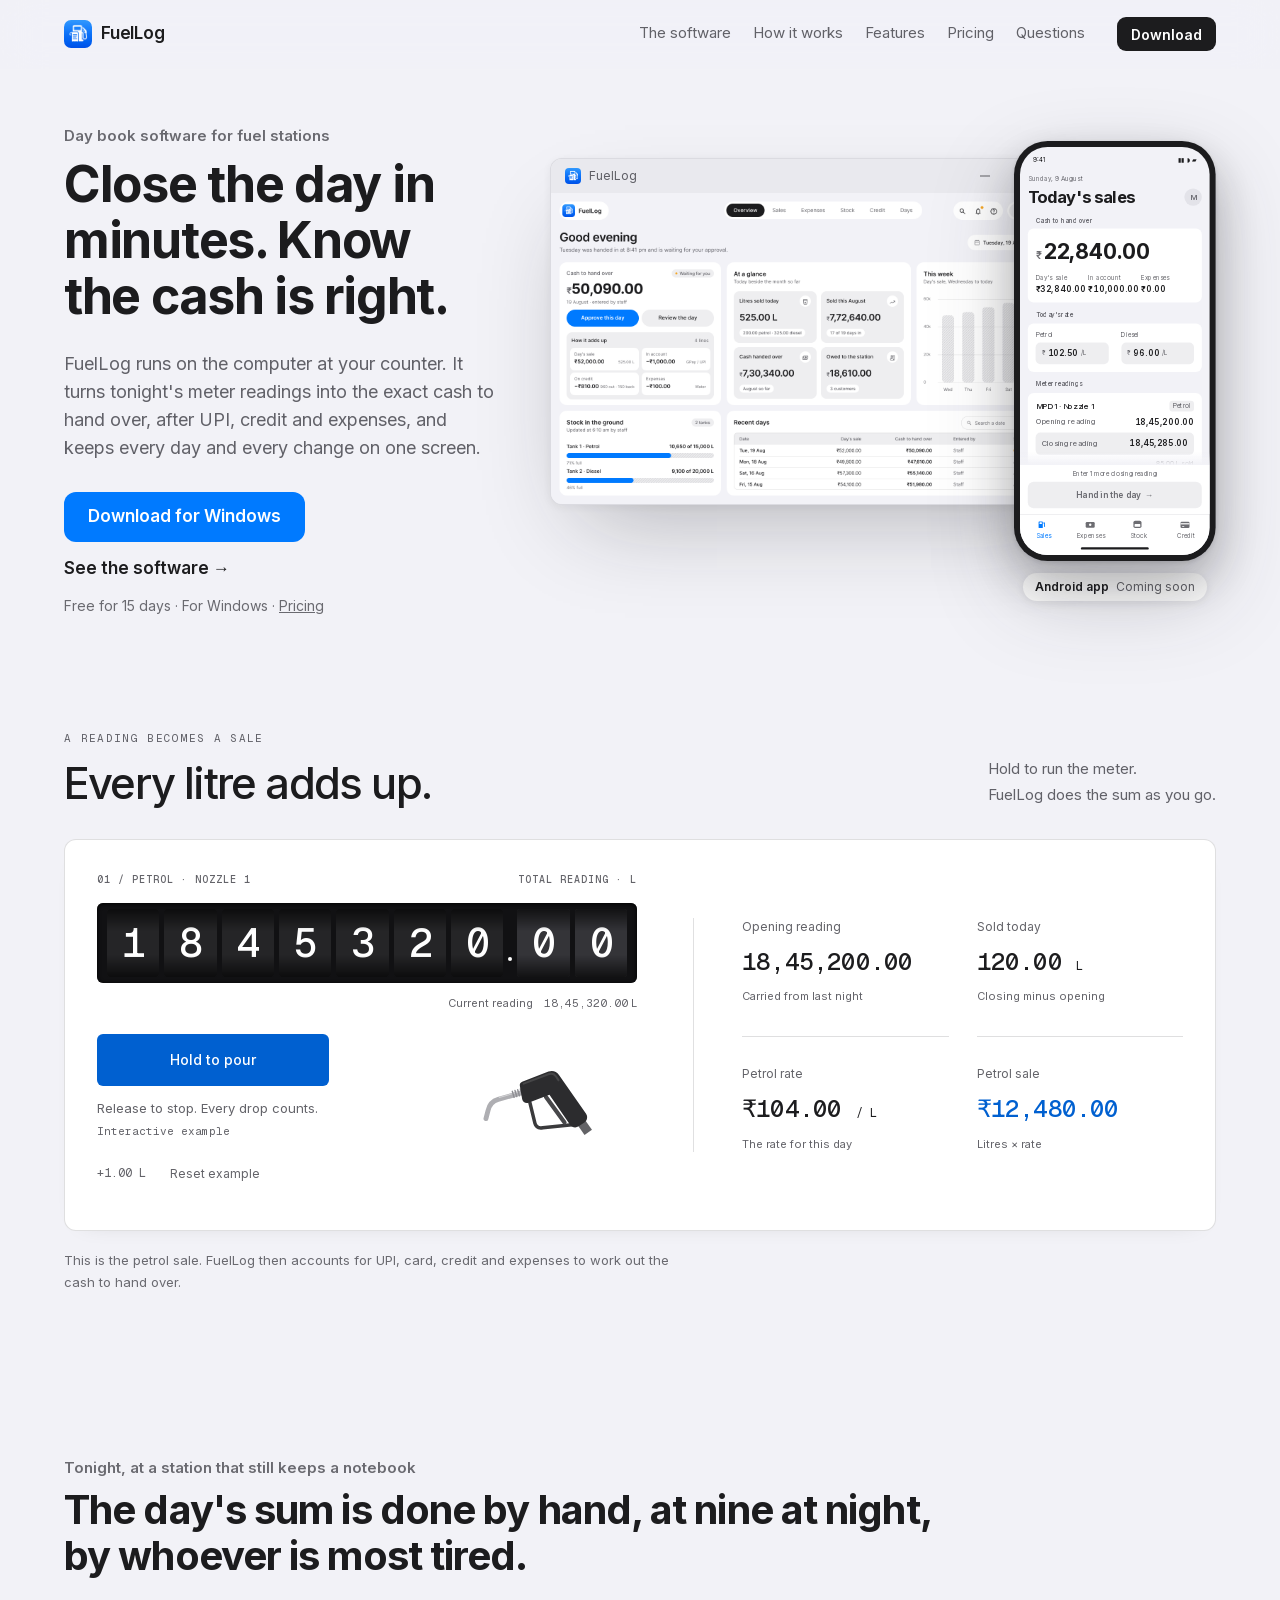
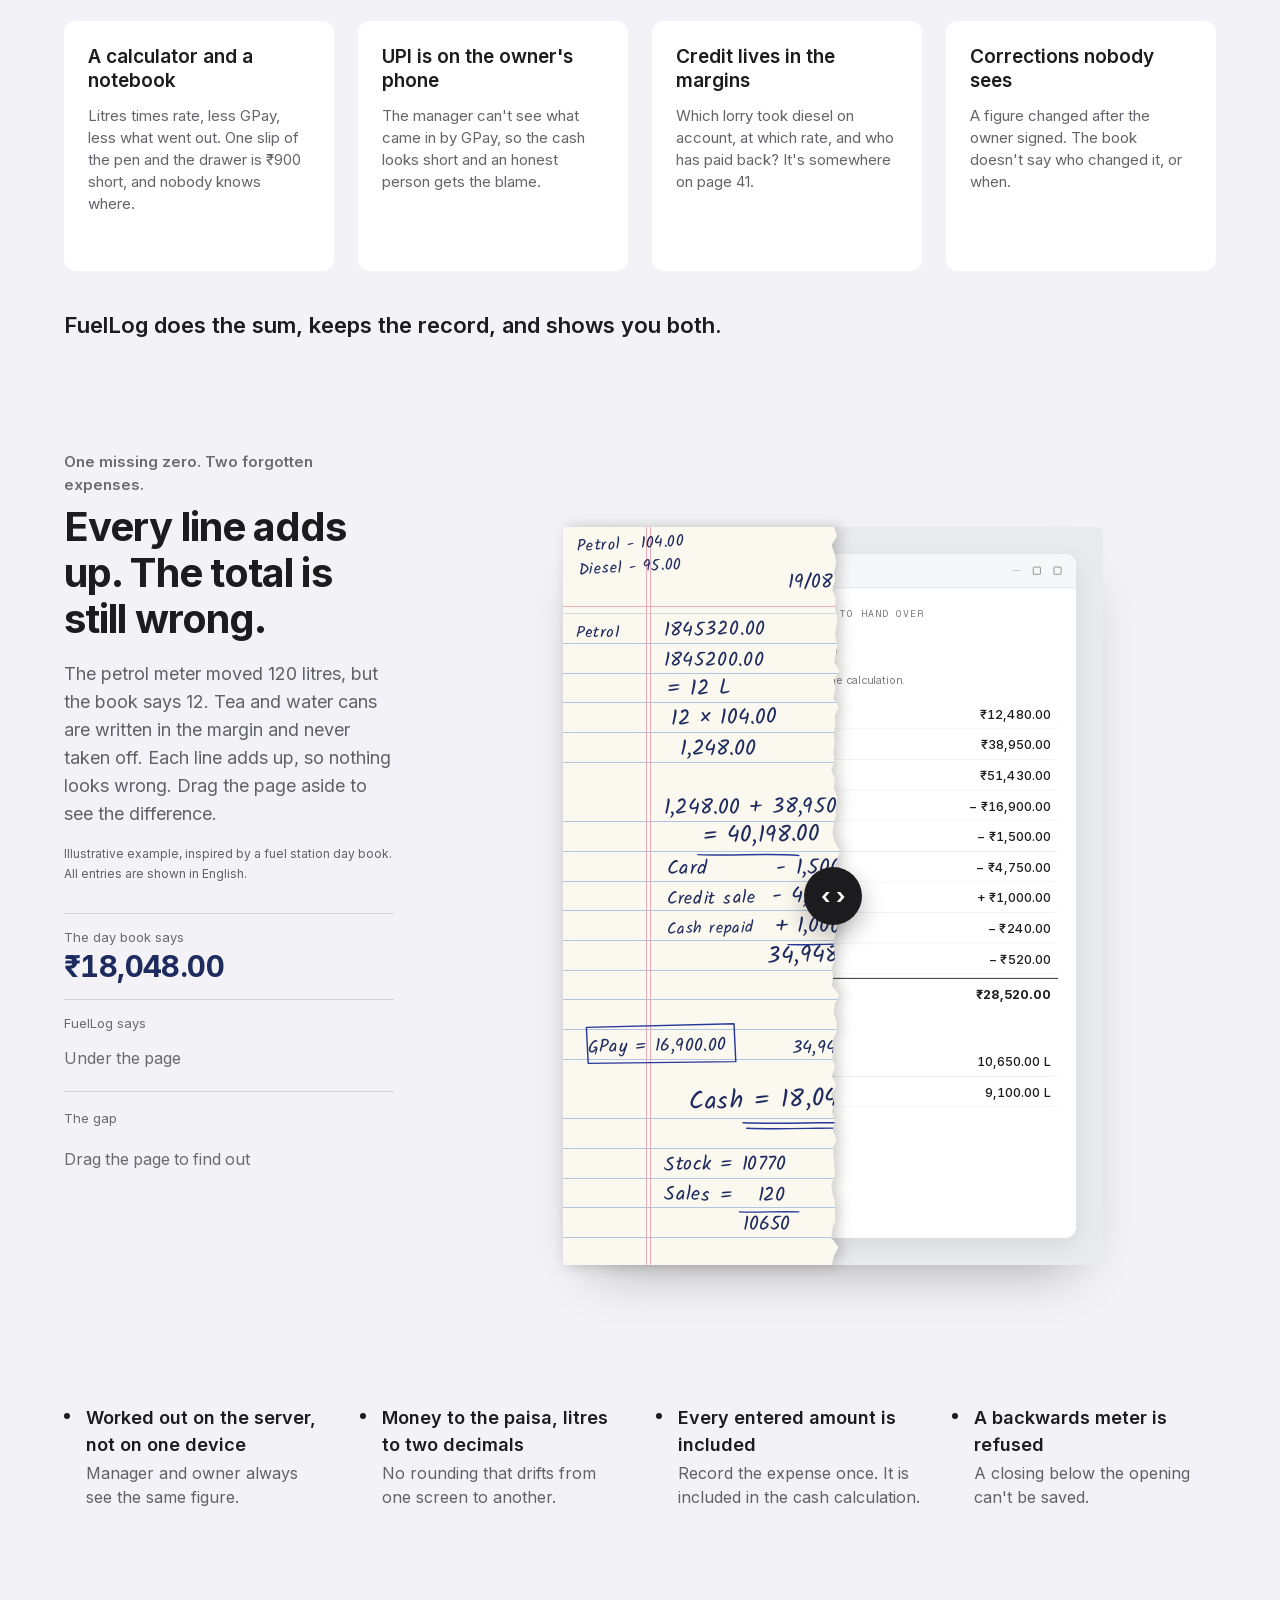
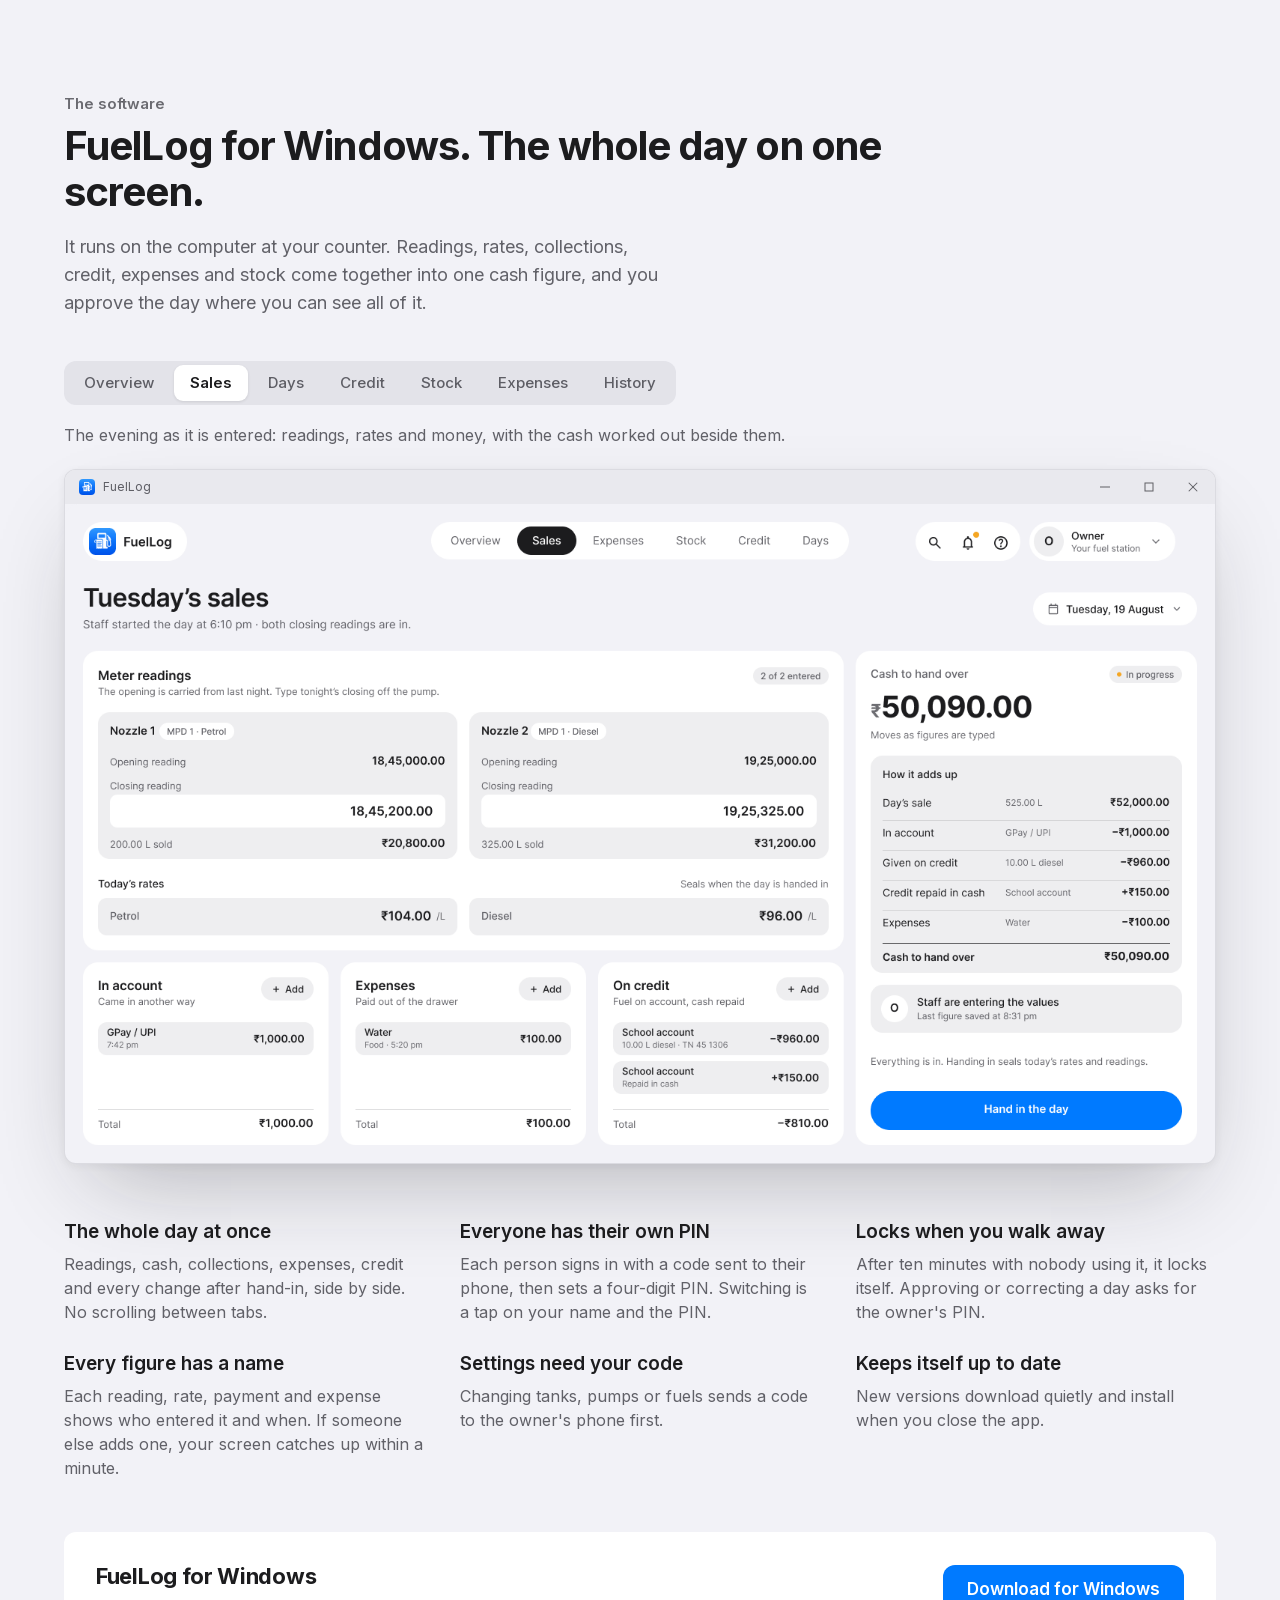
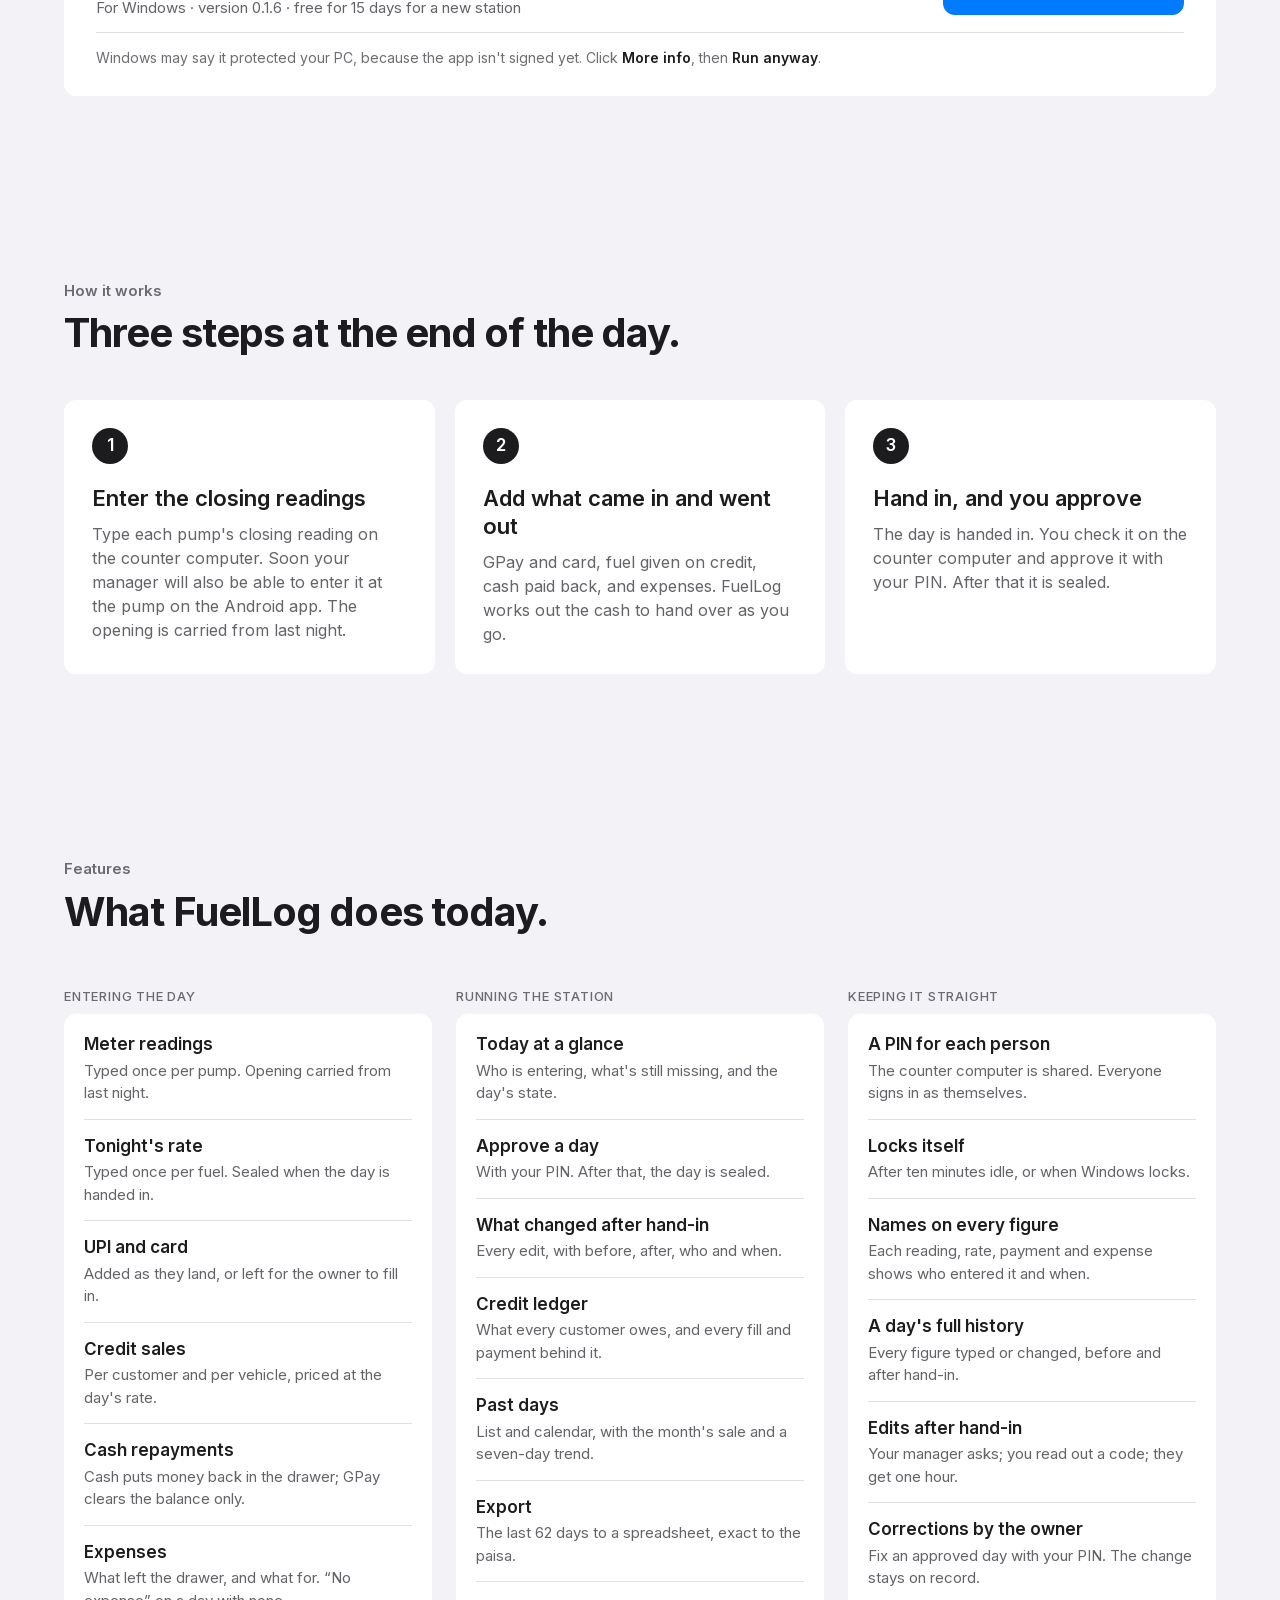
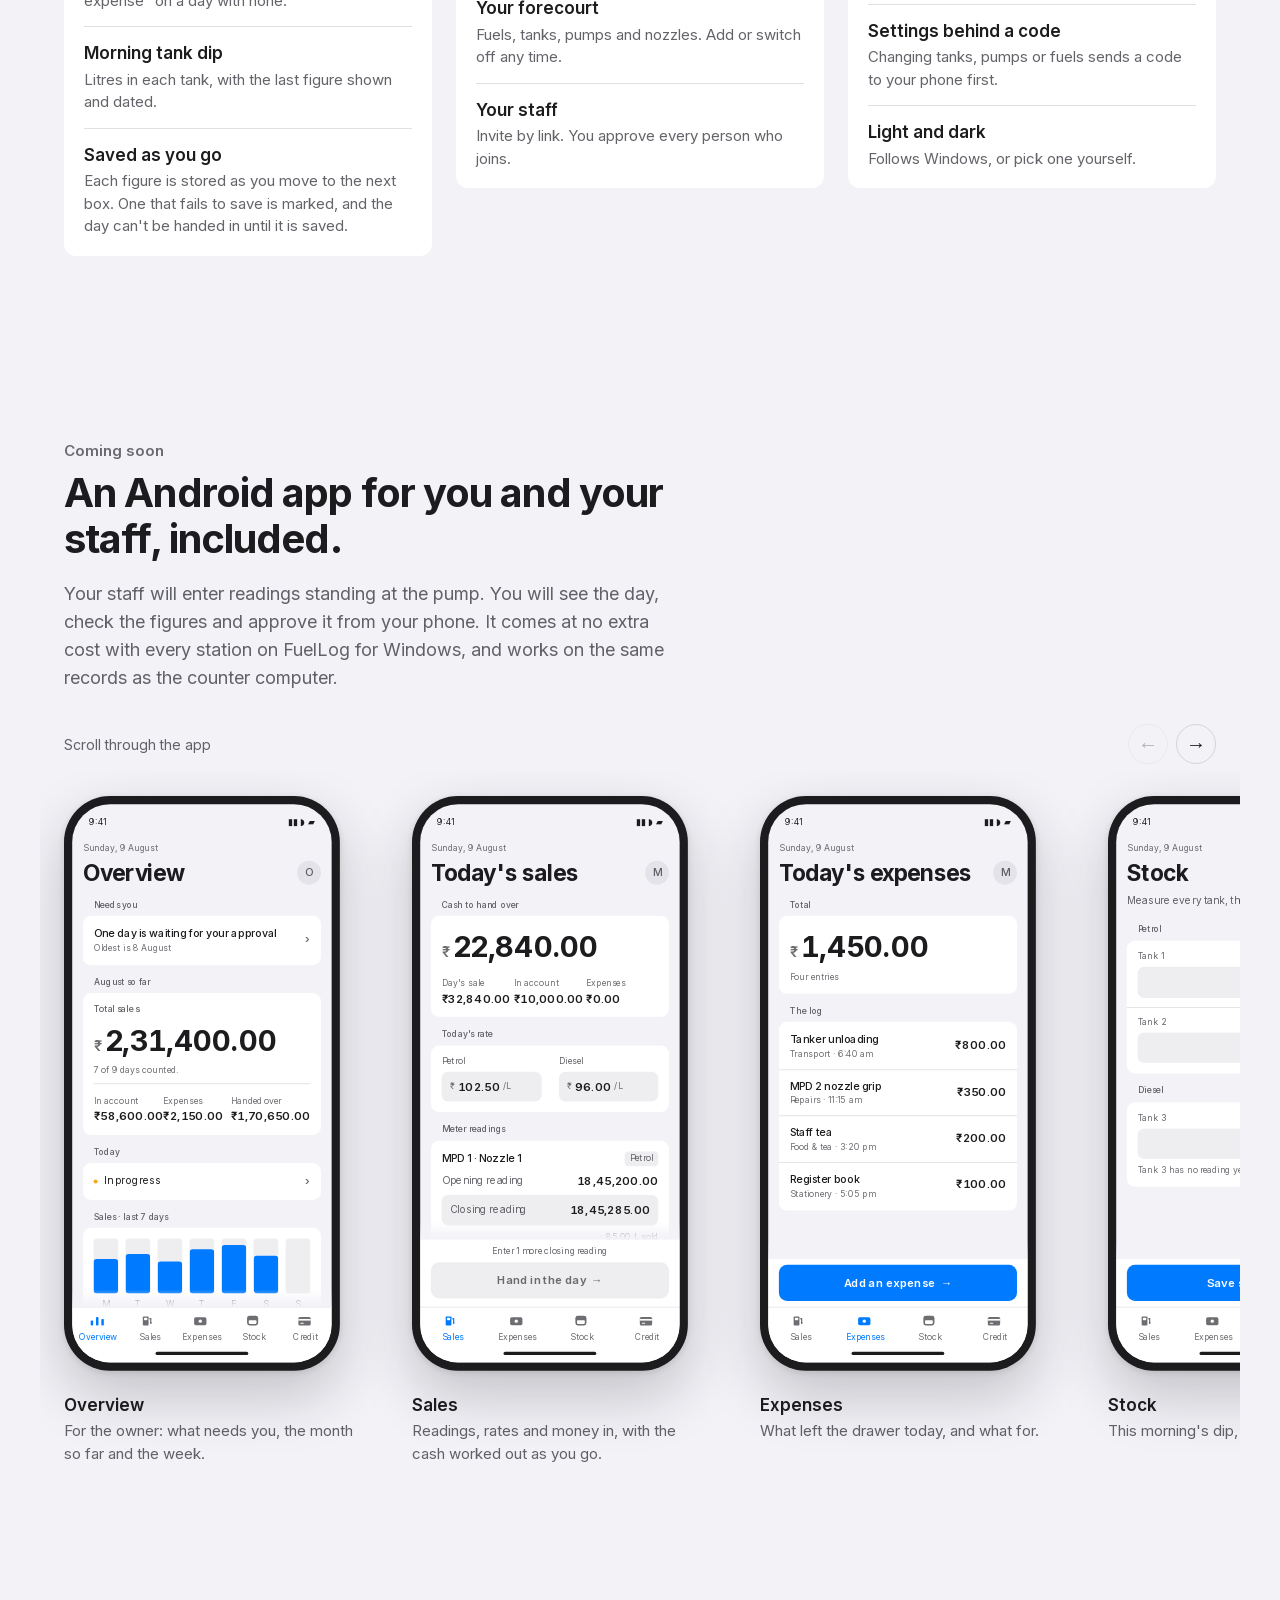
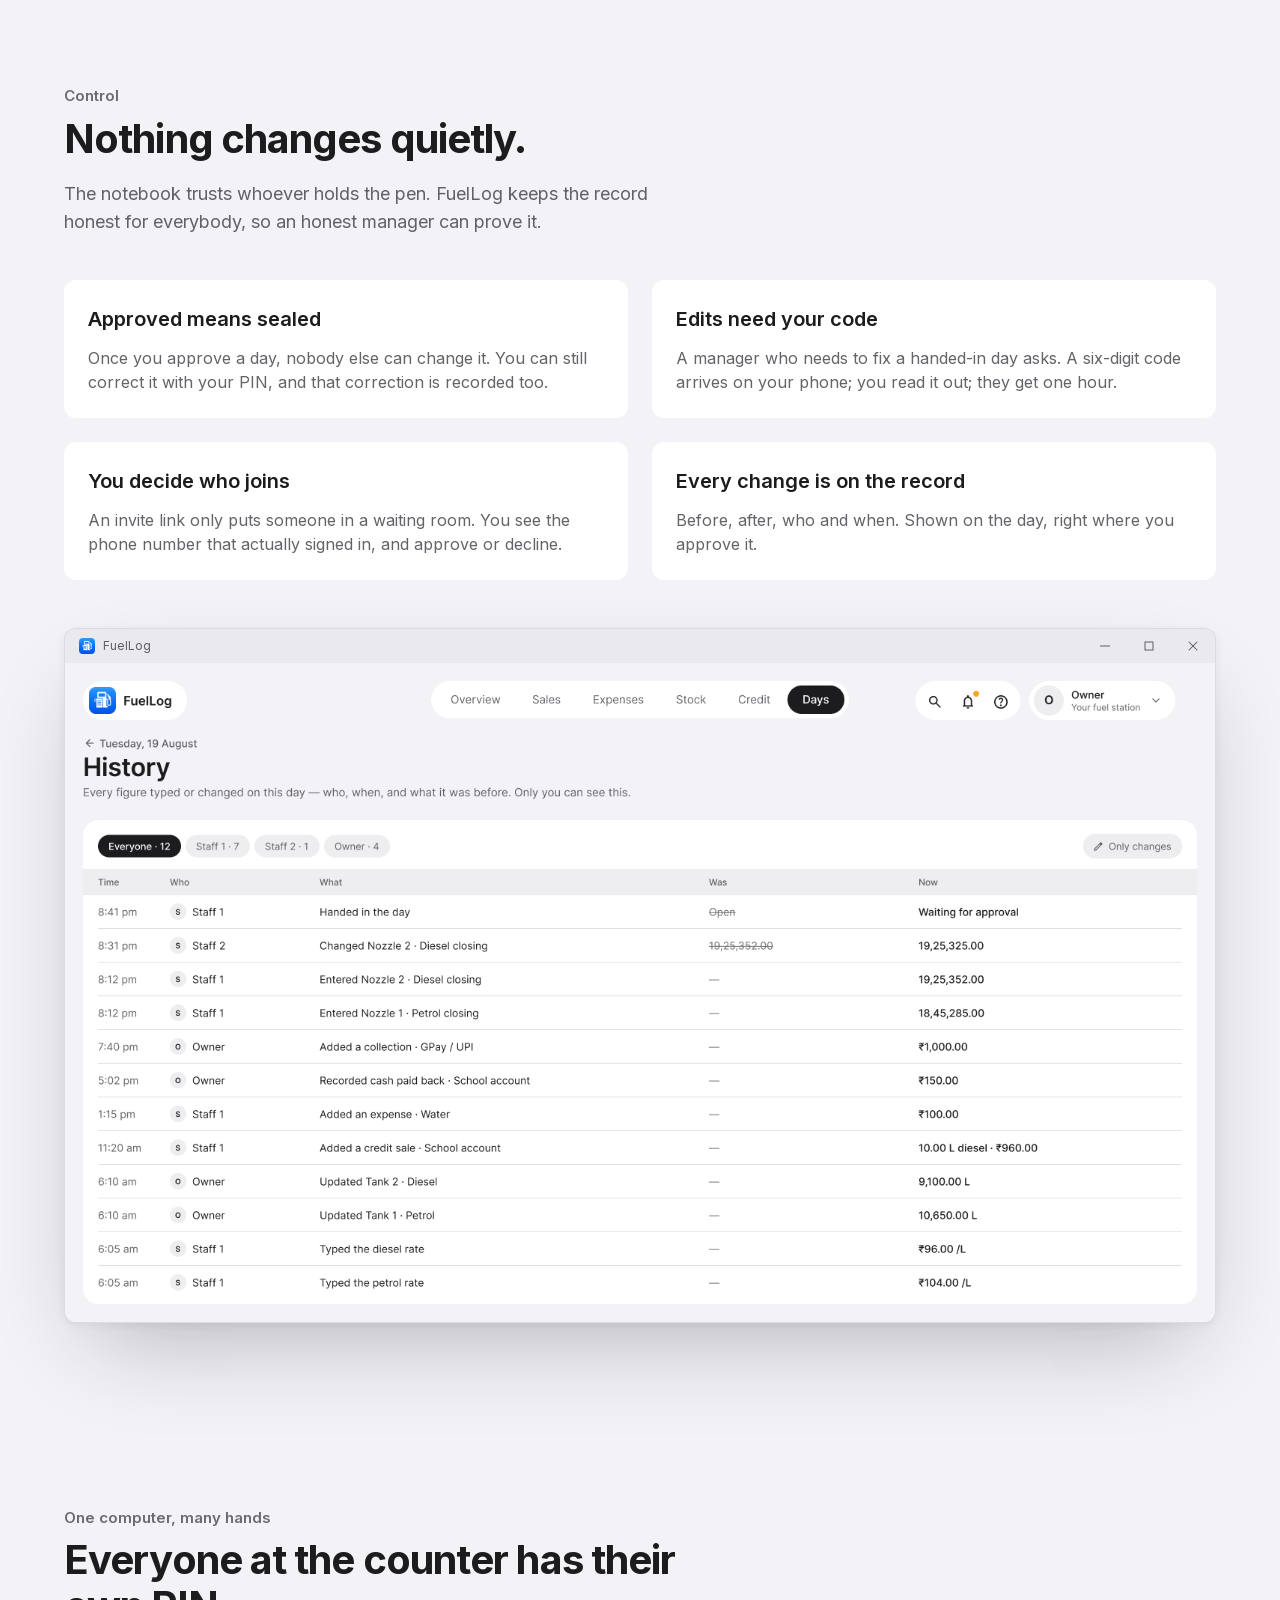
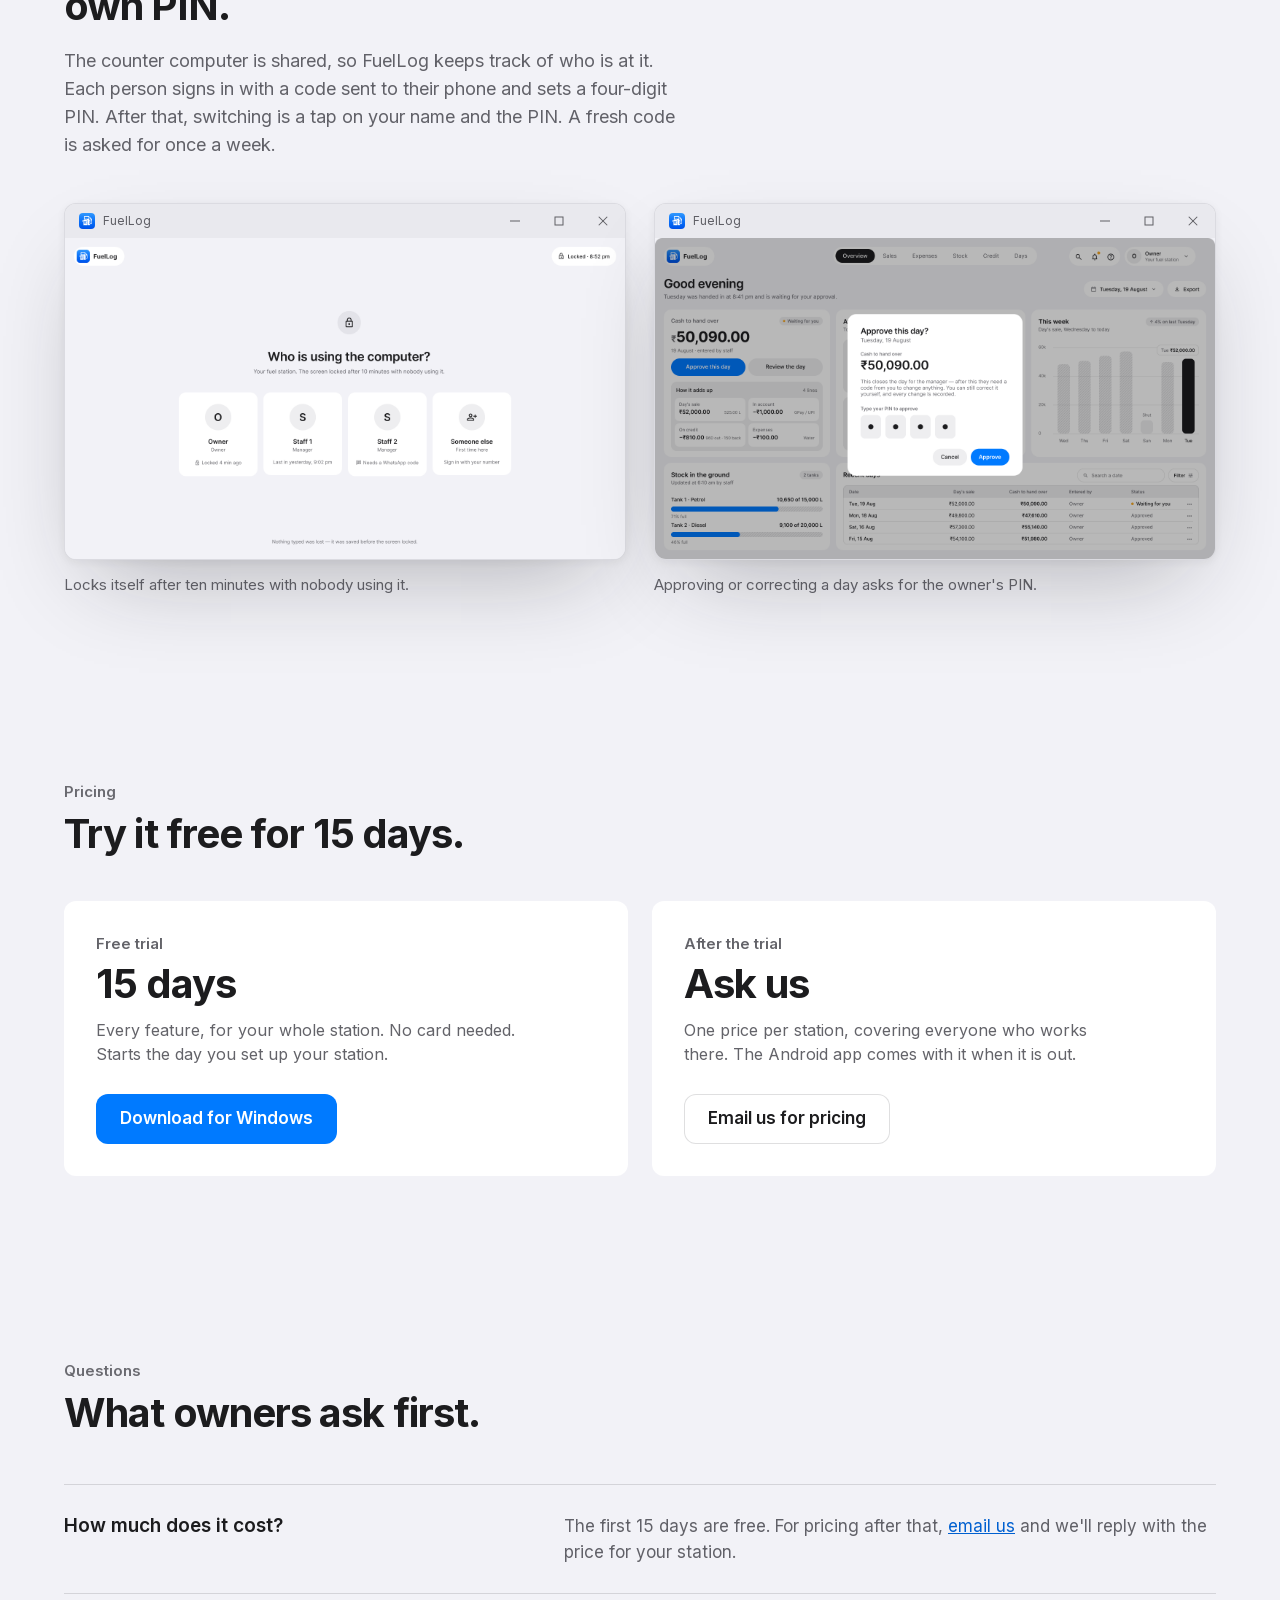
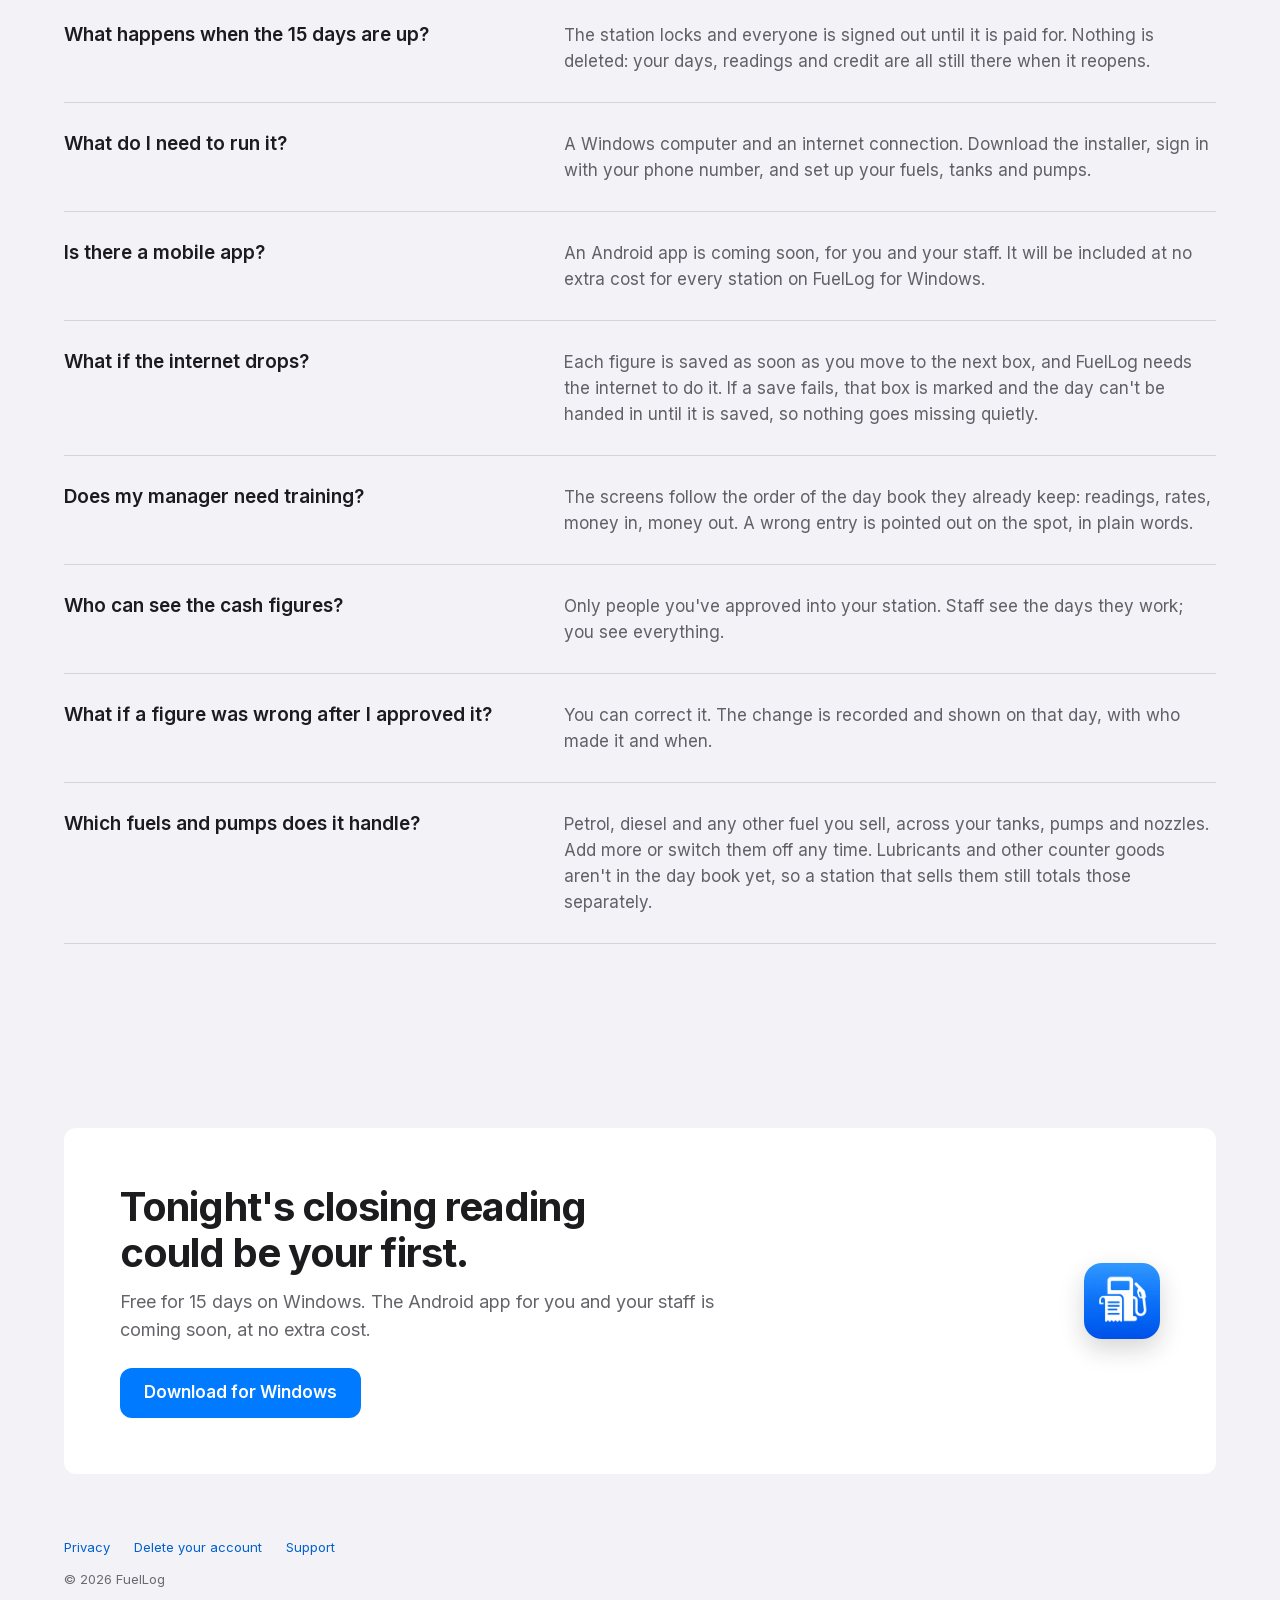
<file: index.html>
<!doctype html>
<html lang="en">
<head>
<meta charset="utf-8">
<meta name="viewport" content="width=device-width, initial-scale=1, viewport-fit=cover">
<title>FuelLog: the day book for fuel stations</title>
<meta name="description" content="Day book software for fuel stations, for Windows. FuelLog turns tonight's meter readings into the exact cash to hand over, after UPI, card, credit and expenses. Free for 15 days.">
<meta name="theme-color" content="#f2f2f7">
<link rel="icon" href="assets/icon-64.png" type="image/png">
<link rel="apple-touch-icon" href="assets/icon-180.png">
<meta property="og:title" content="FuelLog: the day book for fuel stations">
<meta property="og:description" content="Close the day in minutes. Know the cash is right.">
<meta property="og:type" content="website">
<meta property="og:image" content="assets/FuelLog_AppLogo.png">
<link rel="stylesheet" href="assets/fonts/fonts.css?v=33">
<link rel="stylesheet" href="styles.css?v=75">
</head>
<body>

<a class="skip" href="#main">Skip to content</a>

<header class="nav" id="nav">
  <div class="wrap nav-in">
    <a class="wordmark" href="#top"><img src="assets/icon-64.png" alt="" width="64" height="64">FuelLog</a>
    <nav class="nav-links" aria-label="Sections">
      <a href="#software">The software</a>
      <a href="#how">How it works</a>
      <a href="#features">Features</a>
      <a href="#pricing">Pricing</a>
      <a href="#questions">Questions</a>
    </nav>
    <a class="nav-cta" href="https://github.com/tech-philomath-anjana/FuelLog-Desktop-Software-Releases/releases/download/v0.1.6/FuelLog-Setup-0.1.6.exe">Download</a>
  </div>
</header>

<main id="main">

<section class="hero" id="top">
  <div class="wrap hero-grid">
    <div class="hero-copy">
      <p class="eyebrow">Day book software for fuel stations</p>
      <h1 class="h1">Close the day in minutes. <br>Know the cash is right.</h1>
      <p class="lead">FuelLog runs on the computer at your counter. It turns tonight's meter readings into the exact cash to hand over, after UPI, credit and expenses, and keeps every day and every change on one screen.</p>
      <div class="cta-row">
        <a class="btn" href="https://github.com/tech-philomath-anjana/FuelLog-Desktop-Software-Releases/releases/download/v0.1.6/FuelLog-Setup-0.1.6.exe">Download for Windows</a>
        <a class="btn-link" href="#software">See the software <span aria-hidden="true">→</span></a>
      </div>
      <p class="cta-fine">Free for 15 days · For Windows · <a href="#pricing">Pricing</a></p>
    </div>
    <div class="hero-stage reveal">
      <figure class="shot-win">
        <div class="shot-bar" aria-hidden="true"><span class="shot-name"><img src="assets/icon-64.png" alt="" width="16" height="16">FuelLog</span><span class="win-ctrl"><i class="wc-min"></i><i class="wc-max"></i><i class="wc-close"></i></span></div>
        <img src="assets/desktop/overview.png" width="1536" height="880" alt="FuelLog for Windows, the Overview: ₹50,090.00 cash to hand over for 19 August, waiting for the owner's approval, with the month's figures, this week's sales and the stock in each tank.">
      </figure>
      <div class="hero-phone">
        <div class="device" role="img" aria-label="The Android app, coming soon: the Sales screen part-way through an evening, ₹22,840.00 cash to hand over with one nozzle still to read.">
          <div class="device-body">
            <div class="scr">
              <div class="statusbar"><span>9:41</span><span>▮▮ ◗ ▰</span></div>
              <div class="scr-scroll">
                <div class="scr-head">
                  <p class="scr-date">Sunday, 9 August</p>
                  <div class="scr-titlerow"><p class="scr-title">Today's sales</p><span class="avatar">M</span></div>
                </div>

                <div class="grp">
                  <p class="lbl">Cash to hand over</p>
                  <div class="card">
                    <div class="fig"><span class="rs">₹</span><span class="fig-n">22,840.00</span></div>
                    <div class="cells">
                      <div class="cell"><p class="cell-k">Day's sale</p><p class="cell-v">₹32,840.00</p></div>
                      <div class="cell"><p class="cell-k">In account</p><p class="cell-v">₹10,000.00</p></div>
                      <div class="cell"><p class="cell-k">Expenses</p><p class="cell-v">₹0.00</p></div>
                    </div>
                  </div>
                </div>

                <div class="grp">
                  <p class="lbl">Today's rate</p>
                  <div class="card">
                    <div class="rates">
                      <div class="field"><p class="field-k">Petrol</p><div class="box"><span class="box-pre">₹</span><span class="box-v">102.50</span><span class="box-suf">/L</span></div></div>
                      <div class="field"><p class="field-k">Diesel</p><div class="box"><span class="box-pre">₹</span><span class="box-v">96.00</span><span class="box-suf">/L</span></div></div>
                    </div>
                  </div>
                </div>

                <div class="grp">
                  <p class="lbl">Meter readings</p>
                  <div class="card">
                    <div class="nozzle">
                      <div class="nz-hdr"><span class="nz-name">MPD 1 · Nozzle 1</span><span class="chip">Petrol</span></div>
                      <div class="kv"><span class="kv-k">Opening reading</span><span class="kv-v">18,45,200.00</span></div>
                      <div class="box box--row"><span class="box-k">Closing reading</span><span class="box-v">18,45,285.00</span></div>
                      <p class="nz-foot">85.00 L sold</p>
                    </div>
                    <div class="hair"></div>
                    <div class="nozzle">
                      <div class="nz-hdr"><span class="nz-name">MPD 1 · Nozzle 2</span><span class="chip">Diesel</span></div>
                      <div class="kv"><span class="kv-k">Opening reading</span><span class="kv-v">19,25,000.00</span></div>
                      <div class="box box--row"><span class="box-k dim">Closing reading</span></div>
                      <p class="nz-foot dim">Not read yet</p>
                    </div>
                  </div>
                </div>

                <div class="grp">
                  <p class="lbl">In account</p>
                  <div class="card">
                    <div class="row"><span class="row-k">GPay</span><span class="row-v">₹10,000.00</span></div>
                    <div class="hair"></div>
                    <div class="row"><span class="row-k">Card</span><span class="row-v dim">Not entered</span></div>
                  </div>
                </div>
              </div>

              <div class="fade"></div>
              <div class="actionbar">
                <p class="ab-note">Enter 1 more closing reading</p>
                <div class="ab-btn is-off">Hand in the day <span>→</span></div>
              </div>
              <div class="tabbar tabbar--4"><div class="tab is-on"><svg viewBox="0 0 21 18" aria-hidden="true"><rect x="2" y="3" width="7" height="11" rx="1"/><rect x="3.5" y="4.5" width="4" height="3" rx="1" class="cut"/><rect x="11" y="5" width="1.4" height="7" rx="0.7"/><rect x="9.5" y="5" width="3" height="1.4" rx="0.7"/><rect x="11" y="10" width="2" height="1.4" rx="0.7"/></svg><span>Sales</span></div><div class="tab"><svg viewBox="0 0 21 18" aria-hidden="true"><rect x="1.5" y="4" width="15" height="9.5" rx="2"/><ellipse cx="9" cy="8.7" rx="2" ry="2" class="cut"/></svg><span>Expenses</span></div><div class="tab"><svg viewBox="0 0 21 18" aria-hidden="true"><rect x="2" y="2" width="13.5" height="12" rx="3"/><rect x="4" y="7.5" width="9.5" height="4.5" rx="1" class="cut"/></svg><span>Stock</span></div><div class="tab"><svg viewBox="0 0 21 18" aria-hidden="true"><rect x="1.5" y="3.5" width="15" height="10.5" rx="2"/><rect x="1.5" y="6" width="15" height="2" class="cut"/><rect x="4" y="10.5" width="4" height="1.4" rx="0.7" class="cut"/></svg><span>Credit</span></div></div>
              <div class="home"></div>
            </div>
          </div>
        </div>
        <p class="hero-phone-tag"><span>Android app</span> Coming soon</p>
      </div>
    </div>
  </div>
</section>

<section class="odo-sec" aria-labelledby="meter-title">
  <div class="wrap">
    <div class="meter-intro">
      <div><p class="meter-eyebrow">A reading becomes a sale</p><h2 id="meter-title">Every litre adds up.</h2></div>
      <p>Hold to run the meter.<br>FuelLog does the sum as you go.</p>
    </div>
    <div class="odo-card" id="odometer">
      <div class="odo-plate">
        <div class="odo-plate-head"><span>01 / Petrol · Nozzle 1</span><span>Total reading · L</span></div>
        <div class="odo-window" id="odo-window" aria-hidden="true">
          <div class="drum"></div><div class="drum"></div><div class="drum"></div>
          <div class="drum"></div><div class="drum"></div><div class="drum"></div>
          <div class="drum"></div><div class="odo-dot"></div>
          <div class="drum drum--frac"></div><div class="drum drum--frac"></div>
        </div>
        <p class="meter-reading">Current reading <span id="odo-closing">18,45,320.00</span> L</p>
      </div>
      <div class="meter-controls">
        <button type="button" class="pour-button" id="pour-button" aria-describedby="odo-hint"><span id="pour-label">Hold to pour</span></button>
        <div class="meter-feedback"><p id="odo-hint">Release to stop. Every drop counts.</p><span class="meter-flow" id="meter-flow">Interactive example</span></div>
        <div class="meter-actions"><button type="button" id="pour-add" aria-label="Add one litre to the example">+1.00 L</button><button type="button" id="pour-reset">Reset example</button></div>
        <div class="meter-scene" aria-hidden="true">
          <div class="pour-scene">
            <img class="pour-opening" src="assets/meter/opening.svg?v=10" alt="" width="240" height="86">
            <span class="pour-stream"></span><span class="pour-drop"></span>
            <img class="pour-nozzle" src="assets/meter/nozzle.svg?v=7" alt="" width="120" height="94">
          </div>
        </div>
      </div>
      <p class="sr-only" id="meter-announcement" role="status" aria-live="polite" aria-atomic="true"></p>
      <div class="odo-sum">
        <div class="odo-term"><span class="odo-k">Opening reading</span><span class="odo-v">18,45,200.00</span><span class="odo-s">Carried from last night</span></div>
        <div class="odo-term"><span class="odo-k">Sold today</span><span class="odo-v"><span id="odo-litres">120.00</span> <small>L</small></span><span class="odo-s">Closing minus opening</span></div>
        <div class="odo-term"><span class="odo-k">Petrol rate</span><span class="odo-v">₹104.00 <small>/ L</small></span><span class="odo-s">The rate for this day</span></div>
        <div class="odo-term odo-term--total"><span class="odo-k">Petrol sale</span><span class="odo-v" id="odo-money">₹12,480.00</span><span class="odo-s">Litres × rate</span></div>
      </div>
    </div>
    <p class="odo-cap">This is the petrol sale. FuelLog then accounts for UPI, card, credit and expenses to work out the cash to hand over.</p>
    <noscript><p>The example shows 120.00 L × ₹104.00 = ₹12,480.00. Enable JavaScript to try the meter.</p></noscript>
  </div>
</section>

<section class="sec">
  <div class="wrap">
    <p class="eyebrow">Tonight, at a station that still keeps a notebook</p>
    <h2 class="h2 h2--wide">The day's sum is done by hand, at nine at night, by whoever is most tired.</h2>

    <div class="pain-grid">
      <article class="pain reveal"><h3>A calculator and a notebook</h3><p>Litres times rate, less GPay, less what went out. One slip of the pen and the drawer is ₹900 short, and nobody knows where.</p></article>
      <article class="pain reveal"><h3>UPI is on the owner's phone</h3><p>The manager can't see what came in by GPay, so the cash looks short and an honest person gets the blame.</p></article>
      <article class="pain reveal"><h3>Credit lives in the margins</h3><p>Which lorry took diesel on account, at which rate, and who has paid back? It's somewhere on page 41.</p></article>
      <article class="pain reveal"><h3>Corrections nobody sees</h3><p>A figure changed after the owner signed. The book doesn't say who changed it, or when.</p></article>
    </div>

    <p class="turn">FuelLog does the sum, keeps the record, and shows you both.</p>
  </div>
</section>

<section class="sec tear-sec" id="tear">
  <div class="wrap tear-grid">
    <div class="tear-copy">
      <p class="eyebrow">One missing zero. Two forgotten expenses.</p>
      <h2 class="h2">Every line adds up. The total is still wrong.</h2>
      <p class="lead lead--sm">The petrol meter moved 120 litres, but the book says 12. Tea and water cans are written in the margin and never taken off. Each line adds up, so nothing looks wrong. Drag the page aside to see the difference.</p>

      <p class="notebook-example-note">Illustrative example, inspired by a fuel station day book. All entries are shown in English.</p>
      <div class="tear-read" aria-live="polite">
        <div><p class="tear-k">The day book says</p><p class="tear-v tear-pen">₹18,048.00</p></div>
        <div><p class="tear-k">FuelLog says</p><p class="tear-v tear-app-fig"><span class="tear-wait tear-wait--text">Under the page</span><span class="tear-fig">₹28,520.00</span></p></div>
        <div class="tear-gap">
          <div class="tear-gap-heading"><p class="tear-k">The gap</p><span class="tear-stamp" aria-hidden="true">Caught</span></div>
          <p class="tear-v"><span class="tear-wait tear-wait--text">Drag the page to find out</span><span class="tear-fig">₹10,472.00</span></p>
          <ul class="tear-gap-note">
            <li><b>₹11,232.00 less</b> One missing zero: 120 L of petrol written as 12 L, so ₹12,480.00 of petrol became ₹1,248.00.</li>
            <li><b>₹760.00 more</b> Two expenses never taken off: tea ₹240.00 and water cans ₹520.00, written in the margin and left out of the total.</li>
          </ul>
        </div>
      </div>
    </div>

    <div class="tear-stage" id="tear-stage">
      <div class="tear-canvas" id="tear-canvas">
        <div class="tear-app" aria-hidden="true">
          <div class="tw">
            <div class="tw-bar"><span class="tw-name"><img src="assets/icon-64.png" alt="" width="14" height="14">FuelLog for Windows</span><span class="tw-ctrl"><i></i><i></i><i></i></span></div>
            <div class="tw-body">
              <p class="tw-k">Wednesday 19 August 2026 · Cash to hand over</p>
              <p class="tw-hero">₹28,520.00</p>
              <p class="tw-sub">Same entries. Every amount included in the calculation.</p>
              <div class="tw-rows">
                <p class="tw-lit"><span>Petrol · 120.00 L × ₹104.00</span><b>₹12,480.00</b></p>
                <p><span>Diesel · 410.00 L × ₹95.00</span><b>₹38,950.00</b></p>
                <p class="tw-sale"><span>Day's sale</span><b>₹51,430.00</b></p>
                <p><span>GPay / UPI</span><b>− ₹16,900.00</b></p>
                <p><span>Card</span><b>− ₹1,500.00</b></p>
                <p><span>Given on credit · School account</span><b>− ₹4,750.00</b></p>
                <p><span>Cash paid back · Transport company</span><b>+ ₹1,000.00</b></p>
                <p class="tw-lit"><span>Expenses · Tea and snacks</span><b>− ₹240.00</b></p>
                <p class="tw-lit"><span>Expenses · Water cans</span><b>− ₹520.00</b></p>
                <p class="tw-total tw-lit"><span>Cash to hand over</span><b>₹28,520.00</b></p>
              </div>
              <p class="tw-k tw-k--gap">Stock this evening</p>
              <div class="tw-rows">
                <p><span>Tank 1 · Petrol</span><b>10,650.00 L</b></p>
                <p><span>Tank 2 · Diesel</span><b>9,100.00 L</b></p>
              </div>
            </div>
          </div>
        </div>

        <div class="tear-paper-wrap" aria-hidden="true">
          <div class="tear-paper" id="tear-paper">
            <svg class="nb-ink" viewBox="0 0 600 820" width="600" height="820">
              <path d="M150 364 C190 366 224 362 262 365"/>
              <path d="M250 464 C280 465 312 462 342 464"/>
              <path d="M26 556 L190 552 L192 594 L28 596 Z"/>
              <path d="M200 662 C250 664 300 660 352 663"/>
              <path d="M204 668 C254 670 300 666 348 669"/>
              <path d="M196 761 C218 762 240 760 262 761"/>
              <path d="M466 761 C488 762 508 760 530 761"/>
            </svg>
            <span class="nb" style="--x:16;--b:32;--s:18px;--r:-3deg">Petrol - 104.00</span>
            <span class="nb" style="--x:18;--b:58;--s:18px;--r:-3deg">Diesel - 95.00</span>
            <span class="nb" style="--x:250;--b:74;--s:22px;--r:-1deg">19/08/26</span>
            <span class="nb" style="--x:14;--b:127;--s:18px;--r:0deg">Petrol</span>
            <span class="nb nb--wide" style="--x:112;--b:127;--r:-0.6deg">1845320.00</span>
            <span class="nb nb--wide" style="--x:112;--b:160;--r:0.4deg">1845200.00</span>
            <span class="nb" style="--x:116;--b:193;--r:-1deg">= 12 L</span>
            <span class="nb" style="--x:374;--b:80;--s:18px;--r:0deg">Diesel</span>
            <span class="nb nb--wide" style="--x:378;--b:127;--r:0.5deg">1925410.00</span>
            <span class="nb nb--wide" style="--x:378;--b:160;--r:-0.5deg">1925000.00</span>
            <span class="nb" style="--x:384;--b:193;--s:22px;--r:1deg">= 410 L</span>
            <span class="nb" style="--x:120;--b:226;--r:-1deg">12 × 104.00</span>
            <span class="nb" style="--x:130;--b:259;--r:0.6deg">1,248.00</span>
            <span class="nb" style="--x:386;--b:226;--r:0.8deg">410 × 95.00</span>
            <span class="nb" style="--x:396;--b:259;--r:-0.8deg">38,950.00</span>
            <span class="nb" style="--x:112;--b:325;--r:-0.5deg">1,248.00 + 38,950.00</span>
            <span class="nb" style="--x:156;--b:358;--s:26px;--r:-1deg">= 40,198.00</span>
            <span class="nb" style="--x:116;--b:391;--s:22px;--r:0.8deg">Card</span>
            <span class="nb nb--r" style="--rx:340;--b:391;--r:-0.4deg">- 1,500.00</span>
            <span class="nb" style="--x:116;--b:424;--s:20px;--r:-0.6deg">Credit sale</span>
            <span class="nb nb--r" style="--rx:340;--b:424;--r:0.6deg">- 4,750.00</span>
            <span class="nb" style="--x:116;--b:457;--s:18px;--r:-1deg">Cash repaid</span>
            <span class="nb nb--r" style="--rx:340;--b:457;--r:0.5deg">+ 1,000.00</span>
            <span class="nb nb--r" style="--rx:340;--b:490;--s:26px;--r:-0.6deg">34,948.00</span>
            <span class="nb" style="--x:384;--b:391;--s:20px;--r:-2deg">Tea - 240.00</span>
            <span class="nb" style="--x:384;--b:424;--s:18px;--r:-2deg">Water cans - 520.00</span>
            <span class="nb nb--faint" style="--x:390;--b:454;--s:16px;--r:-2deg">(paid, bill in drawer)</span>
            <span class="nb" style="--x:28;--b:589;--s:20px;--r:-1deg">GPay = 16,900.00</span>
            <span class="nb" style="--x:254;--b:589;--s:20px;--r:0.6deg">34,948.00 - 16,900.00</span>
            <span class="nb nb--cash" style="--x:140;--b:655;--s:28px;--r:-1.5deg">Cash = 18,048.00</span>
            <span class="nb" style="--x:112;--b:721;--s:22px;--r:-0.5deg">Stock = 10770</span>
            <span class="nb" style="--x:112;--b:754;--s:22px;--r:0.5deg">Sales =&nbsp;&nbsp; 120</span>
            <span class="nb" style="--x:200;--b:787;--s:22px;--r:-0.6deg">10650</span>
            <span class="nb" style="--x:384;--b:721;--s:22px;--r:0.6deg">Stock = 9510</span>
            <span class="nb" style="--x:384;--b:754;--s:22px;--r:-0.4deg">Sales =&nbsp; 410</span>
            <span class="nb" style="--x:472;--b:787;--s:22px;--r:0.5deg">9100</span>
            <span class="nb-ring" style="left:102px;top:164px;width:108px;height:42px"></span>
            <span class="nb-tag" style="left:218px;top:174px">Should be 120 L</span>
            <span class="nb-ring" style="left:364px;top:350px;width:234px;height:116px;--r:-3deg"></span>
            <span class="nb-tag" style="left:380px;top:474px">Never taken off · ₹760.00</span>
          </div>
        </div>
      </div>

      <div class="tear-handle" id="tear-handle" aria-hidden="true"><span>‹</span><span>›</span></div>
      <input class="tear-range" id="tear-range" type="range" min="0" max="100" value="50"
             aria-label="Pull the day book page aside to see FuelLog's figures">
    </div>
  </div>
  <div class="wrap">
    <ul class="bullets tear-proof">
      <li><b>Worked out on the server, not on one device</b><span>Manager and owner always see the same figure.</span></li>
      <li><b>Money to the paisa, litres to two decimals</b><span>No rounding that drifts from one screen to another.</span></li>
      <li><b>Every entered amount is included</b><span>Record the expense once. It is included in the cash calculation.</span></li>
      <li><b>A backwards meter is refused</b><span>A closing below the opening can't be saved.</span></li>
    </ul>
  </div>
</section>

<section class="sec" id="software">
  <div class="wrap">
    <p class="eyebrow">The software</p>
    <h2 class="h2 h2--wide">FuelLog for Windows. The whole day on one screen.</h2>
    <p class="lead lead--sm">It runs on the computer at your counter. Readings, rates, collections, credit, expenses and stock come together into one cash figure, and you approve the day where you can see all of it.</p>

    <div class="tour reveal">
      <div class="tour-tabs" role="tablist" aria-label="Screens in FuelLog for Windows">
        <button class="tour-tab" type="button" role="tab" id="tab-overview" aria-controls="tour-panel" aria-selected="false" tabindex="-1" data-shot="overview" data-cap="Where you start: the day waiting for your approval and its cash, the month so far, this week's sales, the stock in each tank and the recent days." data-alt="FuelLog for Windows, the Overview: ₹50,090.00 cash to hand over for 19 August, waiting for approval, with the month's figures, this week's sales and the stock in each tank.">Overview</button>
        <button class="tour-tab" type="button" role="tab" id="tab-sales" aria-controls="tour-panel" aria-selected="true" tabindex="0" data-shot="sales" data-cap="The evening as it is entered: readings, rates and money, with the cash worked out beside them." data-alt="FuelLog for Windows, Sales: both closing readings in, today's rates, and ₹50,090.00 cash to hand over.">Sales</button>
        <button class="tour-tab" type="button" role="tab" id="tab-days" aria-controls="tour-panel" aria-selected="false" tabindex="-1" data-shot="days-fixed" data-cap="Every day in a calendar and a list. Open one, check it, and approve it with your PIN." data-alt="FuelLog for Windows, Days: the month as a calendar and a list, with 19 August waiting for approval.">Days</button>
        <button class="tour-tab" type="button" role="tab" id="tab-credit" aria-controls="tour-panel" aria-selected="false" tabindex="-1" data-shot="credit" data-cap="What each customer owes, every fill and payment behind it, and the vehicles that filled." data-alt="FuelLog for Windows, Credit: ₹18,610.00 owed by three customers, with one customer's history.">Credit</button>
        <button class="tour-tab" type="button" role="tab" id="tab-stock" aria-controls="tour-panel" aria-selected="false" tabindex="-1" data-shot="stock" data-cap="The morning dip in every tank, the last figure dated if nobody has measured today, and what changed since yesterday." data-alt="FuelLog for Windows, Stock: the morning dip in each tank.">Stock</button>
        <button class="tour-tab" type="button" role="tab" id="tab-expenses" aria-controls="tour-panel" aria-selected="false" tabindex="-1" data-shot="expenses" data-cap="What left the drawer, by category, for the day and the month." data-alt="FuelLog for Windows, Expenses: the month's spending by category and today's entries.">Expenses</button>
        <button class="tour-tab" type="button" role="tab" id="tab-history" aria-controls="tour-panel" aria-selected="false" tabindex="-1" data-shot="history" data-cap="Every figure typed or changed on a day: who, when, and what it was before." data-alt="FuelLog for Windows, History: every change on 19 August, with who made it and what it was before.">History</button>
      </div>
      <p class="tour-cap" id="tour-cap">The evening as it is entered: readings, rates and money, with the cash worked out beside them.</p>
      <figure class="shot-win" id="tour-panel" role="tabpanel" aria-labelledby="tab-sales">
        <div class="shot-bar" aria-hidden="true"><span class="shot-name"><img src="assets/icon-64.png" alt="" width="16" height="16">FuelLog</span><span class="win-ctrl"><i class="wc-min"></i><i class="wc-max"></i><i class="wc-close"></i></span></div>
        <img id="tour-img" src="assets/desktop/sales.png" width="1536" height="880" loading="lazy" alt="FuelLog for Windows, Sales: both closing readings in, today's rates, and ₹50,090.00 cash to hand over.">
      </figure>
    </div>

    <div class="desk-grid">
      <div class="desk reveal"><h3>The whole day at once</h3><p>Readings, cash, collections, expenses, credit and every change after hand-in, side by side. No scrolling between tabs.</p></div>
      <div class="desk reveal"><h3>Everyone has their own PIN</h3><p>Each person signs in with a code sent to their phone, then sets a four-digit PIN. Switching is a tap on your name and the PIN.</p></div>
      <div class="desk reveal"><h3>Locks when you walk away</h3><p>After ten minutes with nobody using it, it locks itself. Approving or correcting a day asks for the owner's PIN.</p></div>
      <div class="desk reveal"><h3>Every figure has a name</h3><p>Each reading, rate, payment and expense shows who entered it and when. If someone else adds one, your screen catches up within a minute.</p></div>
      <div class="desk reveal"><h3>Settings need your code</h3><p>Changing tanks, pumps or fuels sends a code to the owner's phone first.</p></div>
      <div class="desk reveal"><h3>Keeps itself up to date</h3><p>New versions download quietly and install when you close the app.</p></div>
    </div>

    <div class="get-win reveal">
      <div>
        <p class="get-win-h">FuelLog for Windows</p>
        <p class="get-win-p">For Windows · version 0.1.6 · free for 15 days for a new station</p>
      </div>
      <a class="btn" href="https://github.com/tech-philomath-anjana/FuelLog-Desktop-Software-Releases/releases/download/v0.1.6/FuelLog-Setup-0.1.6.exe">Download for Windows</a>
      <p class="get-win-note">Windows may say it protected your PC, because the app isn't signed yet. Click <b>More info</b>, then <b>Run anyway</b>.</p>
    </div>
  </div>
</section>

<section class="sec" id="how">
  <div class="wrap">
    <p class="eyebrow">How it works</p>
    <h2 class="h2">Three steps at the end of the day.</h2>
    <div class="flow">
      <div class="flow-step reveal">
        <span class="step-n">1</span>
        <h3 class="step-h">Enter the closing readings</h3>
        <p class="step-p">Type each pump's closing reading on the counter computer. Soon your manager will also be able to enter it at the pump on the Android app. The opening is carried from last night.</p>
      </div>
      <div class="flow-step reveal">
        <span class="step-n">2</span>
        <h3 class="step-h">Add what came in and went out</h3>
        <p class="step-p">GPay and card, fuel given on credit, cash paid back, and expenses. FuelLog works out the cash to hand over as you go.</p>
      </div>
      <div class="flow-step reveal">
        <span class="step-n">3</span>
        <h3 class="step-h">Hand in, and you approve</h3>
        <p class="step-p">The day is handed in. You check it on the counter computer and approve it with your PIN. After that it is sealed.</p>
      </div>
    </div>
  </div>
</section>

<section class="sec" id="features">
  <div class="wrap">
    <p class="eyebrow">Features</p>
    <h2 class="h2">What FuelLog does today.</h2>

    <div class="feat-grid">
      <div class="feat reveal">
        <p class="mono-label">ENTERING THE DAY</p>
        <div class="feat-card">
          <div class="feat-row"><b>Meter readings</b><span>Typed once per pump. Opening carried from last night.</span></div>
          <div class="feat-row"><b>Tonight's rate</b><span>Typed once per fuel. Sealed when the day is handed in.</span></div>
          <div class="feat-row"><b>UPI and card</b><span>Added as they land, or left for the owner to fill in.</span></div>
          <div class="feat-row"><b>Credit sales</b><span>Per customer and per vehicle, priced at the day's rate.</span></div>
          <div class="feat-row"><b>Cash repayments</b><span>Cash puts money back in the drawer; GPay clears the balance only.</span></div>
          <div class="feat-row"><b>Expenses</b><span>What left the drawer, and what for. “No expense” on a day with none.</span></div>
          <div class="feat-row"><b>Morning tank dip</b><span>Litres in each tank, with the last figure shown and dated.</span></div>
          <div class="feat-row"><b>Saved as you go</b><span>Each figure is stored as you move to the next box. One that fails to save is marked, and the day can't be handed in until it is saved.</span></div>
        </div>
      </div>

      <div class="feat reveal">
        <p class="mono-label">RUNNING THE STATION</p>
        <div class="feat-card">
          <div class="feat-row"><b>Today at a glance</b><span>Who is entering, what's still missing, and the day's state.</span></div>
          <div class="feat-row"><b>Approve a day</b><span>With your PIN. After that, the day is sealed.</span></div>
          <div class="feat-row"><b>What changed after hand-in</b><span>Every edit, with before, after, who and when.</span></div>
          <div class="feat-row"><b>Credit ledger</b><span>What every customer owes, and every fill and payment behind it.</span></div>
          <div class="feat-row"><b>Past days</b><span>List and calendar, with the month's sale and a seven-day trend.</span></div>
          <div class="feat-row"><b>Export</b><span>The last 62 days to a spreadsheet, exact to the paisa.</span></div>
          <div class="feat-row"><b>Your forecourt</b><span>Fuels, tanks, pumps and nozzles. Add or switch off any time.</span></div>
          <div class="feat-row"><b>Your staff</b><span>Invite by link. You approve every person who joins.</span></div>
        </div>
      </div>

      <div class="feat reveal">
        <p class="mono-label">KEEPING IT STRAIGHT</p>
        <div class="feat-card">
          <div class="feat-row"><b>A PIN for each person</b><span>The counter computer is shared. Everyone signs in as themselves.</span></div>
          <div class="feat-row"><b>Locks itself</b><span>After ten minutes idle, or when Windows locks.</span></div>
          <div class="feat-row"><b>Names on every figure</b><span>Each reading, rate, payment and expense shows who entered it and when.</span></div>
          <div class="feat-row"><b>A day's full history</b><span>Every figure typed or changed, before and after hand-in.</span></div>
          <div class="feat-row"><b>Edits after hand-in</b><span>Your manager asks; you read out a code; they get one hour.</span></div>
          <div class="feat-row"><b>Corrections by the owner</b><span>Fix an approved day with your PIN. The change stays on record.</span></div>
          <div class="feat-row"><b>Settings behind a code</b><span>Changing tanks, pumps or fuels sends a code to your phone first.</span></div>
          <div class="feat-row"><b>Light and dark</b><span>Follows Windows, or pick one yourself.</span></div>
        </div>
      </div>
    </div>
  </div>
</section>

<section class="sec" id="phone-app">
  <div class="wrap">
    <p class="eyebrow">Coming soon</p>
    <h2 class="h2 h2--mid">An Android app for you and your staff, included.</h2>
    <p class="lead lead--sm">Your staff will enter readings standing at the pump. You will see the day, check the figures and approve it from your phone. It comes at no extra cost with every station on FuelLog for Windows, and works on the same records as the counter computer.</p>

    <div class="gallery-nav">
      <p>Scroll through the app</p>
      <div class="gallery-arrows">
        <button type="button" data-gallery-prev aria-label="Previous app screens" aria-controls="app-screens">←</button>
        <button type="button" data-gallery-next aria-label="Next app screens" aria-controls="app-screens">→</button>
      </div>
    </div>
    <div class="gallery gallery--all" id="app-screens" tabindex="0" role="region" aria-label="Android app screens">
      <figure class="shot reveal">
        <div class="device" role="img" aria-label="The owner's Overview: one day waiting for approval, August's sales so far, today's state and the last seven days.">
          <div class="device-body">
            <div class="scr">
              <div class="statusbar"><span>9:41</span><span>▮▮ ◗ ▰</span></div>
              <div class="scr-scroll"><div class="scr-head"><p class="scr-date">Sunday, 9 August</p><div class="scr-titlerow"><p class="scr-title">Overview</p><span class="avatar">O</span></div></div><div class="grp"><p class="lbl">Needs you</p><div class="card"><div class="row row--two"><span class="row-l"><b>One day is waiting for your approval</b><i>Oldest is 8 August</i></span><span class="row-v"><em>›</em></span></div></div></div><div class="grp"><p class="lbl">August so far</p><div class="card"><div class="badgerow"><span class="badge-k">Total sales</span></div><div class="fig"><span class="rs">₹</span><span class="fig-n">2,31,400.00</span></div><p class="fig-sub">7 of 9 days counted.</p><div class="hair hair--inset"></div><div class="cells"><div class="cell"><p class="cell-k">In account</p><p class="cell-v">₹58,600.00</p></div><div class="cell"><p class="cell-k">Expenses</p><p class="cell-v">₹2,150.00</p></div><div class="cell"><p class="cell-k">Handed over</p><p class="cell-v">₹1,70,650.00</p></div></div></div></div><div class="grp"><p class="lbl">Today</p><div class="card"><div class="row"><span class="row-k"><i class="dot dot--live"></i>In progress</span><span class="row-v"><em>›</em></span></div></div></div><div class="grp"><p class="lbl">Sales · last 7 days</p><div class="card"><div class="bars"><div class="bday"><div class="track"><div class="bar" style="--h:62%"></div></div><span>M</span></div><div class="bday"><div class="track"><div class="bar" style="--h:71%"></div></div><span>T</span></div><div class="bday"><div class="track"><div class="bar" style="--h:58%"></div></div><span>W</span></div><div class="bday"><div class="track"><div class="bar" style="--h:80%"></div></div><span>T</span></div><div class="bday"><div class="track"><div class="bar" style="--h:88%"></div></div><span>F</span></div><div class="bday"><div class="track"><div class="bar" style="--h:69%"></div></div><span>S</span></div><div class="bday"><div class="track"></div><span class="dim">S</span></div></div><p class="bars-note">One day this week has no figure yet.</p></div></div><div class="grp"><p class="lbl">More</p><div class="card"><div class="row row--two"><span class="row-l"><b>Past days</b><i>Every day this station has entered</i></span><span class="row-v"><em>›</em></span></div><div class="hair"></div><div class="row row--two"><span class="row-l"><b>Owed to the station</b><i>4 customers</i></span><span class="row-v">₹18,450.00<em>›</em></span></div></div></div></div>
              <div class="fade"></div>
              
              <div class="tabbar tabbar--5"><div class="tab is-on"><svg viewBox="0 0 21 18" aria-hidden="true"><rect x="1.5" y="8" width="3" height="6" rx="1"/><rect x="8" y="3.5" width="3" height="10.5" rx="1"/><rect x="14.5" y="6" width="3" height="8" rx="1"/></svg><span>Overview</span></div><div class="tab"><svg viewBox="0 0 21 18" aria-hidden="true"><rect x="2" y="3" width="7" height="11" rx="1"/><rect x="3.5" y="4.5" width="4" height="3" rx="1" class="cut"/><rect x="11" y="5" width="1.4" height="7" rx="0.7"/><rect x="9.5" y="5" width="3" height="1.4" rx="0.7"/><rect x="11" y="10" width="2" height="1.4" rx="0.7"/></svg><span>Sales</span></div><div class="tab"><svg viewBox="0 0 21 18" aria-hidden="true"><rect x="1.5" y="4" width="15" height="9.5" rx="2"/><ellipse cx="9" cy="8.7" rx="2" ry="2" class="cut"/></svg><span>Expenses</span></div><div class="tab"><svg viewBox="0 0 21 18" aria-hidden="true"><rect x="2" y="2" width="13.5" height="12" rx="3"/><rect x="4" y="7.5" width="9.5" height="4.5" rx="1" class="cut"/></svg><span>Stock</span></div><div class="tab"><svg viewBox="0 0 21 18" aria-hidden="true"><rect x="1.5" y="3.5" width="15" height="10.5" rx="2"/><rect x="1.5" y="6" width="15" height="2" class="cut"/><rect x="4" y="10.5" width="4" height="1.4" rx="0.7" class="cut"/></svg><span>Credit</span></div></div>
              <div class="home"></div>
            </div>
          </div>
        </div>
        <figcaption><b>Overview</b><span>For the owner: what needs you, the month so far and the week.</span></figcaption>
      </figure>
      <figure class="shot reveal">
        <div class="device" role="img" aria-label="The Sales screen part-way through an evening: ₹22,840.00 cash to hand over with one nozzle still to read.">
          <div class="device-body">
            <div class="scr">
              <div class="statusbar"><span>9:41</span><span>▮▮ ◗ ▰</span></div>
              <div class="scr-scroll">
                <div class="scr-head">
                  <p class="scr-date">Sunday, 9 August</p>
                  <div class="scr-titlerow"><p class="scr-title">Today's sales</p><span class="avatar">M</span></div>
                </div>

                <div class="grp">
                  <p class="lbl">Cash to hand over</p>
                  <div class="card">
                    <div class="fig"><span class="rs">₹</span><span class="fig-n">22,840.00</span></div>
                    <div class="cells">
                      <div class="cell"><p class="cell-k">Day's sale</p><p class="cell-v">₹32,840.00</p></div>
                      <div class="cell"><p class="cell-k">In account</p><p class="cell-v">₹10,000.00</p></div>
                      <div class="cell"><p class="cell-k">Expenses</p><p class="cell-v">₹0.00</p></div>
                    </div>
                  </div>
                </div>

                <div class="grp">
                  <p class="lbl">Today's rate</p>
                  <div class="card">
                    <div class="rates">
                      <div class="field"><p class="field-k">Petrol</p><div class="box"><span class="box-pre">₹</span><span class="box-v">102.50</span><span class="box-suf">/L</span></div></div>
                      <div class="field"><p class="field-k">Diesel</p><div class="box"><span class="box-pre">₹</span><span class="box-v">96.00</span><span class="box-suf">/L</span></div></div>
                    </div>
                  </div>
                </div>

                <div class="grp">
                  <p class="lbl">Meter readings</p>
                  <div class="card">
                    <div class="nozzle">
                      <div class="nz-hdr"><span class="nz-name">MPD 1 · Nozzle 1</span><span class="chip">Petrol</span></div>
                      <div class="kv"><span class="kv-k">Opening reading</span><span class="kv-v">18,45,200.00</span></div>
                      <div class="box box--row"><span class="box-k">Closing reading</span><span class="box-v">18,45,285.00</span></div>
                      <p class="nz-foot">85.00 L sold</p>
                    </div>
                    <div class="hair"></div>
                    <div class="nozzle">
                      <div class="nz-hdr"><span class="nz-name">MPD 1 · Nozzle 2</span><span class="chip">Diesel</span></div>
                      <div class="kv"><span class="kv-k">Opening reading</span><span class="kv-v">19,25,000.00</span></div>
                      <div class="box box--row"><span class="box-k dim">Closing reading</span></div>
                      <p class="nz-foot dim">Not read yet</p>
                    </div>
                  </div>
                </div>

                <div class="grp">
                  <p class="lbl">In account</p>
                  <div class="card">
                    <div class="row"><span class="row-k">GPay</span><span class="row-v">₹10,000.00</span></div>
                    <div class="hair"></div>
                    <div class="row"><span class="row-k">Card</span><span class="row-v dim">Not entered</span></div>
                  </div>
                </div>
              </div>
              <div class="fade"></div>
              <div class="actionbar">
                <p class="ab-note">Enter 1 more closing reading</p>
                <div class="ab-btn is-off">Hand in the day <span>→</span></div>
              </div>
              <div class="tabbar tabbar--4"><div class="tab is-on"><svg viewBox="0 0 21 18" aria-hidden="true"><rect x="2" y="3" width="7" height="11" rx="1"/><rect x="3.5" y="4.5" width="4" height="3" rx="1" class="cut"/><rect x="11" y="5" width="1.4" height="7" rx="0.7"/><rect x="9.5" y="5" width="3" height="1.4" rx="0.7"/><rect x="11" y="10" width="2" height="1.4" rx="0.7"/></svg><span>Sales</span></div><div class="tab"><svg viewBox="0 0 21 18" aria-hidden="true"><rect x="1.5" y="4" width="15" height="9.5" rx="2"/><ellipse cx="9" cy="8.7" rx="2" ry="2" class="cut"/></svg><span>Expenses</span></div><div class="tab"><svg viewBox="0 0 21 18" aria-hidden="true"><rect x="2" y="2" width="13.5" height="12" rx="3"/><rect x="4" y="7.5" width="9.5" height="4.5" rx="1" class="cut"/></svg><span>Stock</span></div><div class="tab"><svg viewBox="0 0 21 18" aria-hidden="true"><rect x="1.5" y="3.5" width="15" height="10.5" rx="2"/><rect x="1.5" y="6" width="15" height="2" class="cut"/><rect x="4" y="10.5" width="4" height="1.4" rx="0.7" class="cut"/></svg><span>Credit</span></div></div>
              <div class="home"></div>
            </div>
          </div>
        </div>
        <figcaption><b>Sales</b><span>Readings, rates and money in, with the cash worked out as you go.</span></figcaption>
      </figure>
      <figure class="shot reveal">
        <div class="device" role="img" aria-label="Today's expenses: four entries totalling ₹1,450.00.">
          <div class="device-body">
            <div class="scr">
              <div class="statusbar"><span>9:41</span><span>▮▮ ◗ ▰</span></div>
              <div class="scr-scroll"><div class="scr-head"><p class="scr-date">Sunday, 9 August</p><div class="scr-titlerow"><p class="scr-title">Today's expenses</p><span class="avatar">M</span></div></div><div class="grp"><p class="lbl">Total</p><div class="card"><div class="fig"><span class="rs">₹</span><span class="fig-n">1,450.00</span></div><p class="fig-sub">Four entries</p></div></div><div class="grp"><p class="lbl">The log</p><div class="card"><div class="row row--two"><span class="row-l"><b>Tanker unloading</b><i>Transport · 6:40 am</i></span><span class="row-v">₹800.00</span></div><div class="hair"></div><div class="row row--two"><span class="row-l"><b>MPD 2 nozzle grip</b><i>Repairs · 11:15 am</i></span><span class="row-v">₹350.00</span></div><div class="hair"></div><div class="row row--two"><span class="row-l"><b>Staff tea</b><i>Food &amp; tea · 3:20 pm</i></span><span class="row-v">₹200.00</span></div><div class="hair"></div><div class="row row--two"><span class="row-l"><b>Register book</b><i>Stationery · 5:05 pm</i></span><span class="row-v">₹100.00</span></div></div></div></div>
              <div class="fade"></div>
              <div class="actionbar actionbar--solo"><div class="ab-btn is-blue">Add an expense <span>→</span></div></div>
              <div class="tabbar tabbar--4"><div class="tab"><svg viewBox="0 0 21 18" aria-hidden="true"><rect x="2" y="3" width="7" height="11" rx="1"/><rect x="3.5" y="4.5" width="4" height="3" rx="1" class="cut"/><rect x="11" y="5" width="1.4" height="7" rx="0.7"/><rect x="9.5" y="5" width="3" height="1.4" rx="0.7"/><rect x="11" y="10" width="2" height="1.4" rx="0.7"/></svg><span>Sales</span></div><div class="tab is-on"><svg viewBox="0 0 21 18" aria-hidden="true"><rect x="1.5" y="4" width="15" height="9.5" rx="2"/><ellipse cx="9" cy="8.7" rx="2" ry="2" class="cut"/></svg><span>Expenses</span></div><div class="tab"><svg viewBox="0 0 21 18" aria-hidden="true"><rect x="2" y="2" width="13.5" height="12" rx="3"/><rect x="4" y="7.5" width="9.5" height="4.5" rx="1" class="cut"/></svg><span>Stock</span></div><div class="tab"><svg viewBox="0 0 21 18" aria-hidden="true"><rect x="1.5" y="3.5" width="15" height="10.5" rx="2"/><rect x="1.5" y="6" width="15" height="2" class="cut"/><rect x="4" y="10.5" width="4" height="1.4" rx="0.7" class="cut"/></svg><span>Credit</span></div></div>
              <div class="home"></div>
            </div>
          </div>
        </div>
        <figcaption><b>Expenses</b><span>What left the drawer today, and what for.</span></figcaption>
      </figure>
      <figure class="shot reveal">
        <div class="device" role="img" aria-label="The Stock screen: this morning's dip tank by tank, with one tank not yet read.">
          <div class="device-body">
            <div class="scr">
              <div class="statusbar"><span>9:41</span><span>▮▮ ◗ ▰</span></div>
              <div class="scr-scroll">
                <div class="scr-head">
                  <p class="scr-date">Sunday, 9 August</p>
                  <div class="scr-titlerow"><p class="scr-title">Stock</p><span class="avatar">M</span></div>
                  <p class="scr-note">Measure every tank, then save them together.</p>
                </div>
                <div class="grp">
                  <div class="lbl lbl--split"><span>Petrol</span><span class="lbl-total">20,550.00<i> L</i></span></div>
                  <div class="card">
                    <div class="tank"><p class="field-k">Tank 1</p><div class="box box--tank"><span class="box-v">12,400.00</span><span class="box-suf">L</span></div></div>
                    <div class="hair"></div>
                    <div class="tank"><p class="field-k">Tank 2</p><div class="box box--tank"><span class="box-v">8,150.00</span><span class="box-suf">L</span></div></div>
                  </div>
                </div>
                <div class="grp">
                  <p class="lbl">Diesel</p>
                  <div class="card">
                    <div class="tank"><p class="field-k">Tank 3</p><div class="box box--tank"><span class="box-v">&nbsp;</span><span class="box-suf">L</span></div><p class="tank-note">Tank 3 has no reading yet</p></div>
                  </div>
                </div>
              </div>
              <div class="fade"></div>
              <div class="actionbar actionbar--solo"><div class="ab-btn is-blue">Save stock <span>→</span></div></div>
              <div class="tabbar tabbar--4"><div class="tab"><svg viewBox="0 0 21 18" aria-hidden="true"><rect x="2" y="3" width="7" height="11" rx="1"/><rect x="3.5" y="4.5" width="4" height="3" rx="1" class="cut"/><rect x="11" y="5" width="1.4" height="7" rx="0.7"/><rect x="9.5" y="5" width="3" height="1.4" rx="0.7"/><rect x="11" y="10" width="2" height="1.4" rx="0.7"/></svg><span>Sales</span></div><div class="tab"><svg viewBox="0 0 21 18" aria-hidden="true"><rect x="1.5" y="4" width="15" height="9.5" rx="2"/><ellipse cx="9" cy="8.7" rx="2" ry="2" class="cut"/></svg><span>Expenses</span></div><div class="tab is-on"><svg viewBox="0 0 21 18" aria-hidden="true"><rect x="2" y="2" width="13.5" height="12" rx="3"/><rect x="4" y="7.5" width="9.5" height="4.5" rx="1" class="cut"/></svg><span>Stock</span></div><div class="tab"><svg viewBox="0 0 21 18" aria-hidden="true"><rect x="1.5" y="3.5" width="15" height="10.5" rx="2"/><rect x="1.5" y="6" width="15" height="2" class="cut"/><rect x="4" y="10.5" width="4" height="1.4" rx="0.7" class="cut"/></svg><span>Credit</span></div></div>
              <div class="home"></div>
            </div>
          </div>
        </div>
        <figcaption><b>Stock</b><span>This morning's dip, tank by tank.</span></figcaption>
      </figure>
      <figure class="shot reveal">
        <div class="device" role="img" aria-label="The Credit screen: ₹18,450.00 owed to the station across four customers.">
          <div class="device-body">
            <div class="scr">
              <div class="statusbar"><span>9:41</span><span>▮▮ ◗ ▰</span></div>
              <div class="scr-scroll"><div class="scr-head"><p class="scr-date">Sunday, 9 August</p><div class="scr-titlerow"><p class="scr-title">Credit</p><span class="avatar">M</span></div></div><div class="grp"><p class="lbl">Owed to the station</p><div class="card"><div class="fig"><span class="rs">₹</span><span class="fig-n">18,450.00</span></div><p class="fig-sub">4 customers</p></div></div><div class="grp"><p class="lbl">Customers</p><div class="card"><div class="row row--two"><span class="row-l"><b>School account</b><i>Bus</i></span><span class="row-v">₹8,200.00<em>›</em></span></div><div class="hair"></div><div class="row row--two"><span class="row-l"><b>Transport company</b><i>Lorries</i></span><span class="row-v">₹6,050.00<em>›</em></span></div><div class="hair"></div><div class="row row--two"><span class="row-l"><b>Regular customer</b><i>Individual</i></span><span class="row-v">₹2,400.00<em>›</em></span></div><div class="hair"></div><div class="row row--two"><span class="row-l"><b>Van operator</b><i>Van</i></span><span class="row-v">₹1,800.00<em>›</em></span></div></div></div></div>
              <div class="fade"></div>
              <div class="actionbar actionbar--solo"><div class="ab-btn is-blue">Add a customer <span>→</span></div></div>
              <div class="tabbar tabbar--4"><div class="tab"><svg viewBox="0 0 21 18" aria-hidden="true"><rect x="2" y="3" width="7" height="11" rx="1"/><rect x="3.5" y="4.5" width="4" height="3" rx="1" class="cut"/><rect x="11" y="5" width="1.4" height="7" rx="0.7"/><rect x="9.5" y="5" width="3" height="1.4" rx="0.7"/><rect x="11" y="10" width="2" height="1.4" rx="0.7"/></svg><span>Sales</span></div><div class="tab"><svg viewBox="0 0 21 18" aria-hidden="true"><rect x="1.5" y="4" width="15" height="9.5" rx="2"/><ellipse cx="9" cy="8.7" rx="2" ry="2" class="cut"/></svg><span>Expenses</span></div><div class="tab"><svg viewBox="0 0 21 18" aria-hidden="true"><rect x="2" y="2" width="13.5" height="12" rx="3"/><rect x="4" y="7.5" width="9.5" height="4.5" rx="1" class="cut"/></svg><span>Stock</span></div><div class="tab is-on"><svg viewBox="0 0 21 18" aria-hidden="true"><rect x="1.5" y="3.5" width="15" height="10.5" rx="2"/><rect x="1.5" y="6" width="15" height="2" class="cut"/><rect x="4" y="10.5" width="4" height="1.4" rx="0.7" class="cut"/></svg><span>Credit</span></div></div>
              <div class="home"></div>
            </div>
          </div>
        </div>
        <figcaption><b>Credit</b><span>Everyone who owes the station, and how much.</span></figcaption>
      </figure>
      <figure class="shot reveal">
        <div class="device" role="img" aria-label="One credit customer's history of fills and payments, ₹8,200.00 owed.">
          <div class="device-body">
            <div class="scr">
              <div class="statusbar"><span>9:41</span><span>▮▮ ◗ ▰</span></div>
              <div class="scr-scroll"><p class="back">‹ Credit</p><div class="scr-head scr-head--tight"><div class="scr-titlerow"><p class="scr-title">School account</p></div></div><div class="grp"><p class="lbl">Owed by this customer</p><div class="card"><div class="fig"><span class="rs">₹</span><span class="fig-n">8,200.00</span></div><p class="fig-sub">Bus · TN 00 AB 1234</p></div></div><div class="grp"><p class="lbl">History</p><div class="card"><div class="row row--two"><span class="row-l"><b>Diesel 40.00 L</b><i>9 August · TN 00 AB 1234</i></span><span class="row-v is-up">+ ₹3,840.00</span></div><div class="hair"></div><div class="row row--two"><span class="row-l"><b>Payment · Cash</b><i>7 August</i></span><span class="row-v is-down">− ₹5,000.00</span></div><div class="hair"></div><div class="row row--two"><span class="row-l"><b>Diesel 25.00 L</b><i>5 August · TN 00 AB 1234</i></span><span class="row-v is-up">+ ₹2,400.00</span></div><div class="hair"></div><div class="row row--two"><span class="row-l"><b>Payment · GPay</b><i>2 August</i></span><span class="row-v is-down">− ₹3,000.00</span></div><div class="hair"></div><div class="row row--two"><span class="row-l"><b>Petrol 30.00 L</b><i>1 August · TN 00 CD 5678</i></span><span class="row-v is-up">+ ₹3,120.00</span></div></div></div></div>
              <div class="fade"></div>
              <div class="actionbar actionbar--solo"><div class="ab-btn is-blue">Add a credit sale <span>→</span></div></div>
              
              <div class="home"></div>
            </div>
          </div>
        </div>
        <figcaption><b>One customer</b><span>Every fill and payment, and which vehicle took it.</span></figcaption>
      </figure>
      <figure class="shot reveal">
        <div class="device" role="img" aria-label="Past days: August as a list, with one day waiting for approval.">
          <div class="device-body">
            <div class="scr">
              <div class="statusbar"><span>9:41</span><span>▮▮ ◗ ▰</span></div>
              <div class="scr-scroll"><p class="back">‹ Overview</p><div class="scr-head scr-head--tight"><div class="scr-titlerow"><p class="scr-title">Past days</p></div></div><div class="grp"><p class="lbl">August 2026</p><div class="card"><div class="row row--two"><span class="row-l"><b>Sun 9</b><i>In progress</i></span><span class="row-v"><span class="dim">—</span></span></div><div class="hair"></div><div class="row row--two"><span class="row-l"><b>Sat 8</b><i>Waiting for you</i></span><span class="row-v">₹32,840.00<em>›</em></span></div><div class="hair"></div><div class="row row--two"><span class="row-l"><b>Fri 7</b><i>Approved</i></span><span class="row-v">₹34,120.00<em>›</em></span></div><div class="hair"></div><div class="row row--two"><span class="row-l"><b>Thu 6</b><i>Approved</i></span><span class="row-v">₹31,560.00<em>›</em></span></div><div class="hair"></div><div class="row row--two"><span class="row-l"><b>Wed 5</b><i>Approved</i></span><span class="row-v">₹33,900.00<em>›</em></span></div><div class="hair"></div><div class="row row--two"><span class="row-l"><b>Tue 4</b><i>Approved</i></span><span class="row-v">₹30,780.00<em>›</em></span></div></div></div></div>
              <div class="fade"></div>
              <div class="actionbar actionbar--solo"><div class="ab-btn ">Export <span>→</span></div></div>
              
              <div class="home"></div>
            </div>
          </div>
        </div>
        <figcaption><b>Past days</b><span>Every day as a list or a calendar, and a spreadsheet export.</span></figcaption>
      </figure>
      <figure class="shot reveal">
        <div class="device" role="img" aria-label="A day waiting for the owner's approval, showing what changed after it was handed in.">
          <div class="device-body">
            <div class="scr">
              <div class="statusbar"><span>9:41</span><span>▮▮ ◗ ▰</span></div>
              <div class="scr-scroll"><p class="back">‹ Past days</p><div class="scr-head scr-head--tight"><p class="scr-date scr-date--md">Saturday</p><p class="scr-title">8 August</p><div class="statechip"><i class="dot dot--brand"></i>Waiting for you</div></div><div class="grp"><p class="lbl">Changed after handing in</p><div class="card"><div class="edit"><p class="edit-k">Petrol rate</p><p class="edit-v"><s>₹103.00</s><i>→</i><b>₹104.00</b></p></div><div class="hair"></div><div class="edit"><p class="edit-k">MPD 1 · Nozzle 1 closing</p><p class="edit-v"><s>18,45,270.00</s><i>→</i><b>18,45,285.00</b></p></div></div></div><div class="grp"><p class="lbl">Cash to hand over</p><div class="card"><div class="fig"><span class="rs">₹</span><span class="fig-n">22,640.00</span></div><div class="cells"><div class="cell"><p class="cell-k">Day's sale</p><p class="cell-v">₹32,840.00</p></div><div class="cell"><p class="cell-k">In account</p><p class="cell-v">₹10,000.00</p></div><div class="cell"><p class="cell-k">Expenses</p><p class="cell-v">₹200.00</p></div></div></div></div><div class="grp"><p class="lbl">Fuel sold</p><div class="card"><div class="row row--two"><span class="row-l"><b>Petrol</b><i>85.00 L at ₹104.00/L</i></span><span class="row-v">₹8,840.00</span></div><div class="hair"></div><div class="row row--two"><span class="row-l"><b>Diesel</b><i>250.00 L at ₹96.00/L</i></span><span class="row-v">₹24,000.00</span></div></div></div></div>
              <div class="fade"></div>
              <div class="actionbar"><p class="ab-note">This closes the day for the manager. You can still correct it afterwards.</p><div class="ab-btn is-blue">Approve this day <span>→</span></div></div>
              
              <div class="home"></div>
            </div>
          </div>
        </div>
        <figcaption><b>A day, to approve</b><span>What changed after hand-in, then the cash, then Approve.</span></figcaption>
      </figure>
      <figure class="shot reveal">
        <div class="device" role="img" aria-label="The owner's Account screen: their details, the station, the people who work there, the free trial and the appearance setting.">
          <div class="device-body">
            <div class="scr">
              <div class="statusbar"><span>9:41</span><span>▮▮ ◗ ▰</span></div>
              <div class="scr-scroll"><p class="back">‹ Back</p><div class="scr-head scr-head--tight"><div class="scr-titlerow"><p class="scr-title">Account</p></div></div><div class="grp"><p class="lbl">You</p><div class="card"><div class="row"><span class="row-k">Name</span><span class="row-v">Owner</span></div><div class="hair"></div><div class="row"><span class="row-k">Mobile number</span><span class="row-v">+91 90000 00000</span></div><div class="hair"></div><div class="row"><span class="row-k">Account type</span><span class="row-v">Owner</span></div></div></div><div class="grp"><p class="lbl">Station</p><div class="card"><div class="row"><span class="row-k">Name</span><span class="row-v">Your fuel station</span></div><div class="hair"></div><div class="row"><span class="row-k">Station settings</span><span class="row-v"><em>›</em></span></div></div></div><div class="grp"><p class="lbl">People</p><div class="card"><div class="row row--two"><span class="row-l"><b>Staff 1</b><i>Staff</i></span><span class="row-v"></span></div><div class="hair"></div><div class="row row--two"><span class="row-l"><b>Staff 2</b><i>Staff</i></span><span class="row-v"></span></div><div class="hair"></div><p class="row-link">Invite a staff member</p></div></div><div class="grp"><p class="lbl">Free trial</p><div class="card"><div class="row"><span class="row-k">Time left</span><span class="row-v">12 days left</span></div></div></div><div class="grp"><p class="lbl">Appearance</p><div class="card"><div class="segmented segmented--3"><span class="seg is-on">Automatic</span><span class="seg">Light</span><span class="seg">Dark</span></div></div></div><div class="grp"><div class="card"><div class="row"><span class="row-k is-neg">Sign out</span></div></div></div></div>
              <div class="home"></div>
            </div>
          </div>
        </div>
        <figcaption><b>Account</b><span>Your details, your staff, invites and the free trial.</span></figcaption>
      </figure>
    </div>
  </div>
</section>

<section class="sec">
  <div class="wrap">
    <p class="eyebrow">Control</p>
    <h2 class="h2">Nothing changes quietly.</h2>
    <p class="lead lead--sm">The notebook trusts whoever holds the pen. FuelLog keeps the record honest for everybody, so an honest manager can prove it.</p>

    <div class="trust-grid">
      <article class="trust reveal"><h3>Approved means sealed</h3><p>Once you approve a day, nobody else can change it. You can still correct it with your PIN, and that correction is recorded too.</p></article>
      <article class="trust reveal"><h3>Edits need your code</h3><p>A manager who needs to fix a handed-in day asks. A six-digit code arrives on your phone; you read it out; they get one hour.</p></article>
      <article class="trust reveal"><h3>You decide who joins</h3><p>An invite link only puts someone in a waiting room. You see the phone number that actually signed in, and approve or decline.</p></article>
      <article class="trust reveal"><h3>Every change is on the record</h3><p>Before, after, who and when. Shown on the day, right where you approve it.</p></article>
    </div>

    <figure class="shot-win shot-win--record reveal">
      <div class="shot-bar" aria-hidden="true"><span class="shot-name"><img src="assets/icon-64.png" alt="" width="16" height="16">FuelLog</span><span class="win-ctrl"><i class="wc-min"></i><i class="wc-max"></i><i class="wc-close"></i></span></div>
      <img src="assets/desktop/history.png" width="1536" height="880" loading="lazy" alt="FuelLog for Windows, History: every figure typed or changed on 19 August, with who made it, when, and what it was before.">
    </figure>
  </div>
</section>

<section class="sec" id="counter">
  <div class="wrap">
    <p class="eyebrow">One computer, many hands</p>
    <h2 class="h2 h2--mid">Everyone at the counter has their own PIN.</h2>
    <p class="lead lead--sm">The counter computer is shared, so FuelLog keeps track of who is at it. Each person signs in with a code sent to their phone and sets a four-digit PIN. After that, switching is a tap on your name and the PIN. A fresh code is asked for once a week.</p>
    <div class="pair">
      <figure class="pair-item reveal">
        <div class="shot-win"><div class="shot-bar" aria-hidden="true"><span class="shot-name"><img src="assets/icon-64.png" alt="" width="16" height="16">FuelLog</span><span class="win-ctrl"><i class="wc-min"></i><i class="wc-max"></i><i class="wc-close"></i></span></div><img src="assets/desktop/lock.png" width="1536" height="880" loading="lazy" alt="The lock screen: who is using the computer, with a tile for the owner and each member of staff."></div>
        <figcaption>Locks itself after ten minutes with nobody using it.</figcaption>
      </figure>
      <figure class="pair-item reveal">
        <div class="shot-win"><div class="shot-bar" aria-hidden="true"><span class="shot-name"><img src="assets/icon-64.png" alt="" width="16" height="16">FuelLog</span><span class="win-ctrl"><i class="wc-min"></i><i class="wc-max"></i><i class="wc-close"></i></span></div><img src="assets/desktop/approve-pin.png" width="1536" height="880" loading="lazy" alt="Approving 19 August: the owner's PIN is asked for before the day is sealed."></div>
        <figcaption>Approving or correcting a day asks for the owner's PIN.</figcaption>
      </figure>
    </div>
  </div>
</section>

<section class="sec" id="pricing">
  <div class="wrap">
    <p class="eyebrow">Pricing</p>
    <h2 class="h2">Try it free for 15 days.</h2>
    <div class="price-grid">
      <div class="price reveal">
        <p class="price-k">Free trial</p>
        <p class="price-v">15 days</p>
        <p class="price-p">Every feature, for your whole station. No card needed. Starts the day you set up your station.</p>
        <a class="btn" href="https://github.com/tech-philomath-anjana/FuelLog-Desktop-Software-Releases/releases/download/v0.1.6/FuelLog-Setup-0.1.6.exe">Download for Windows</a>
      </div>
      <div class="price reveal">
        <p class="price-k">After the trial</p>
        <p class="price-v">Ask us</p>
        <p class="price-p">One price per station, covering everyone who works there. The Android app comes with it when it is out.</p>
        <a class="btn btn--ghost" href="mailto:mahasathian.anjana@gmail.com?subject=FuelLog%20pricing">Email us for pricing</a>
      </div>
    </div>
  </div>
</section>

<section class="sec" id="questions">
  <div class="wrap">
    <p class="eyebrow">Questions</p>
    <h2 class="h2">What owners ask first.</h2>

    <div class="faq">
      <div class="qa reveal"><h3>How much does it cost?</h3><p>The first 15 days are free. For pricing after that, <a href="mailto:mahasathian.anjana@gmail.com?subject=FuelLog%20pricing">email us</a> and we'll reply with the price for your station.</p></div>
      <div class="qa reveal"><h3>What happens when the 15 days are up?</h3><p>The station locks and everyone is signed out until it is paid for. Nothing is deleted: your days, readings and credit are all still there when it reopens.</p></div>
      <div class="qa reveal"><h3>What do I need to run it?</h3><p>A Windows computer and an internet connection. Download the installer, sign in with your phone number, and set up your fuels, tanks and pumps.</p></div>
      <div class="qa reveal"><h3>Is there a mobile app?</h3><p>An Android app is coming soon, for you and your staff. It will be included at no extra cost for every station on FuelLog for Windows.</p></div>
      <div class="qa reveal"><h3>What if the internet drops?</h3><p>Each figure is saved as soon as you move to the next box, and FuelLog needs the internet to do it. If a save fails, that box is marked and the day can't be handed in until it is saved, so nothing goes missing quietly.</p></div>
      <div class="qa reveal"><h3>Does my manager need training?</h3><p>The screens follow the order of the day book they already keep: readings, rates, money in, money out. A wrong entry is pointed out on the spot, in plain words.</p></div>
      <div class="qa reveal"><h3>Who can see the cash figures?</h3><p>Only people you've approved into your station. Staff see the days they work; you see everything.</p></div>
      <div class="qa reveal"><h3>What if a figure was wrong after I approved it?</h3><p>You can correct it. The change is recorded and shown on that day, with who made it and when.</p></div>
      <div class="qa reveal"><h3>Which fuels and pumps does it handle?</h3><p>Petrol, diesel and any other fuel you sell, across your tanks, pumps and nozzles. Add more or switch them off any time. Lubricants and other counter goods aren't in the day book yet, so a station that sells them still totals those separately.</p></div>
    </div>
  </div>
</section>

<section class="sec sec--last" id="get">
  <div class="wrap">
    <div class="final reveal">
      <div class="final-copy">
        <h2 class="h2">Tonight's closing reading <br>could be your first.</h2>
        <p class="lead lead--sm">Free for 15 days on Windows. The Android app for you and your staff is coming soon, at no extra cost.</p>
        <a class="btn final-btn" href="https://github.com/tech-philomath-anjana/FuelLog-Desktop-Software-Releases/releases/download/v0.1.6/FuelLog-Setup-0.1.6.exe">Download for Windows</a>
      </div>
      <img class="final-icon" src="assets/icon-180.png" alt="The FuelLog app icon" width="180" height="180">
    </div>
  </div>
</section>

</main>

<footer class="foot">
  <div class="wrap">
    <nav class="foot-links" aria-label="Legal">
      <a href="privacy.html">Privacy</a>
      <a href="delete-account.html">Delete your account</a>
      <a href="mailto:mahasathian.anjana@gmail.com">Support</a>
    </nav>
    <p>&copy; 2026 FuelLog</p>
  </div>
</footer>

<script src="app.js?v=73"></script>
</body>
</html>
</file>
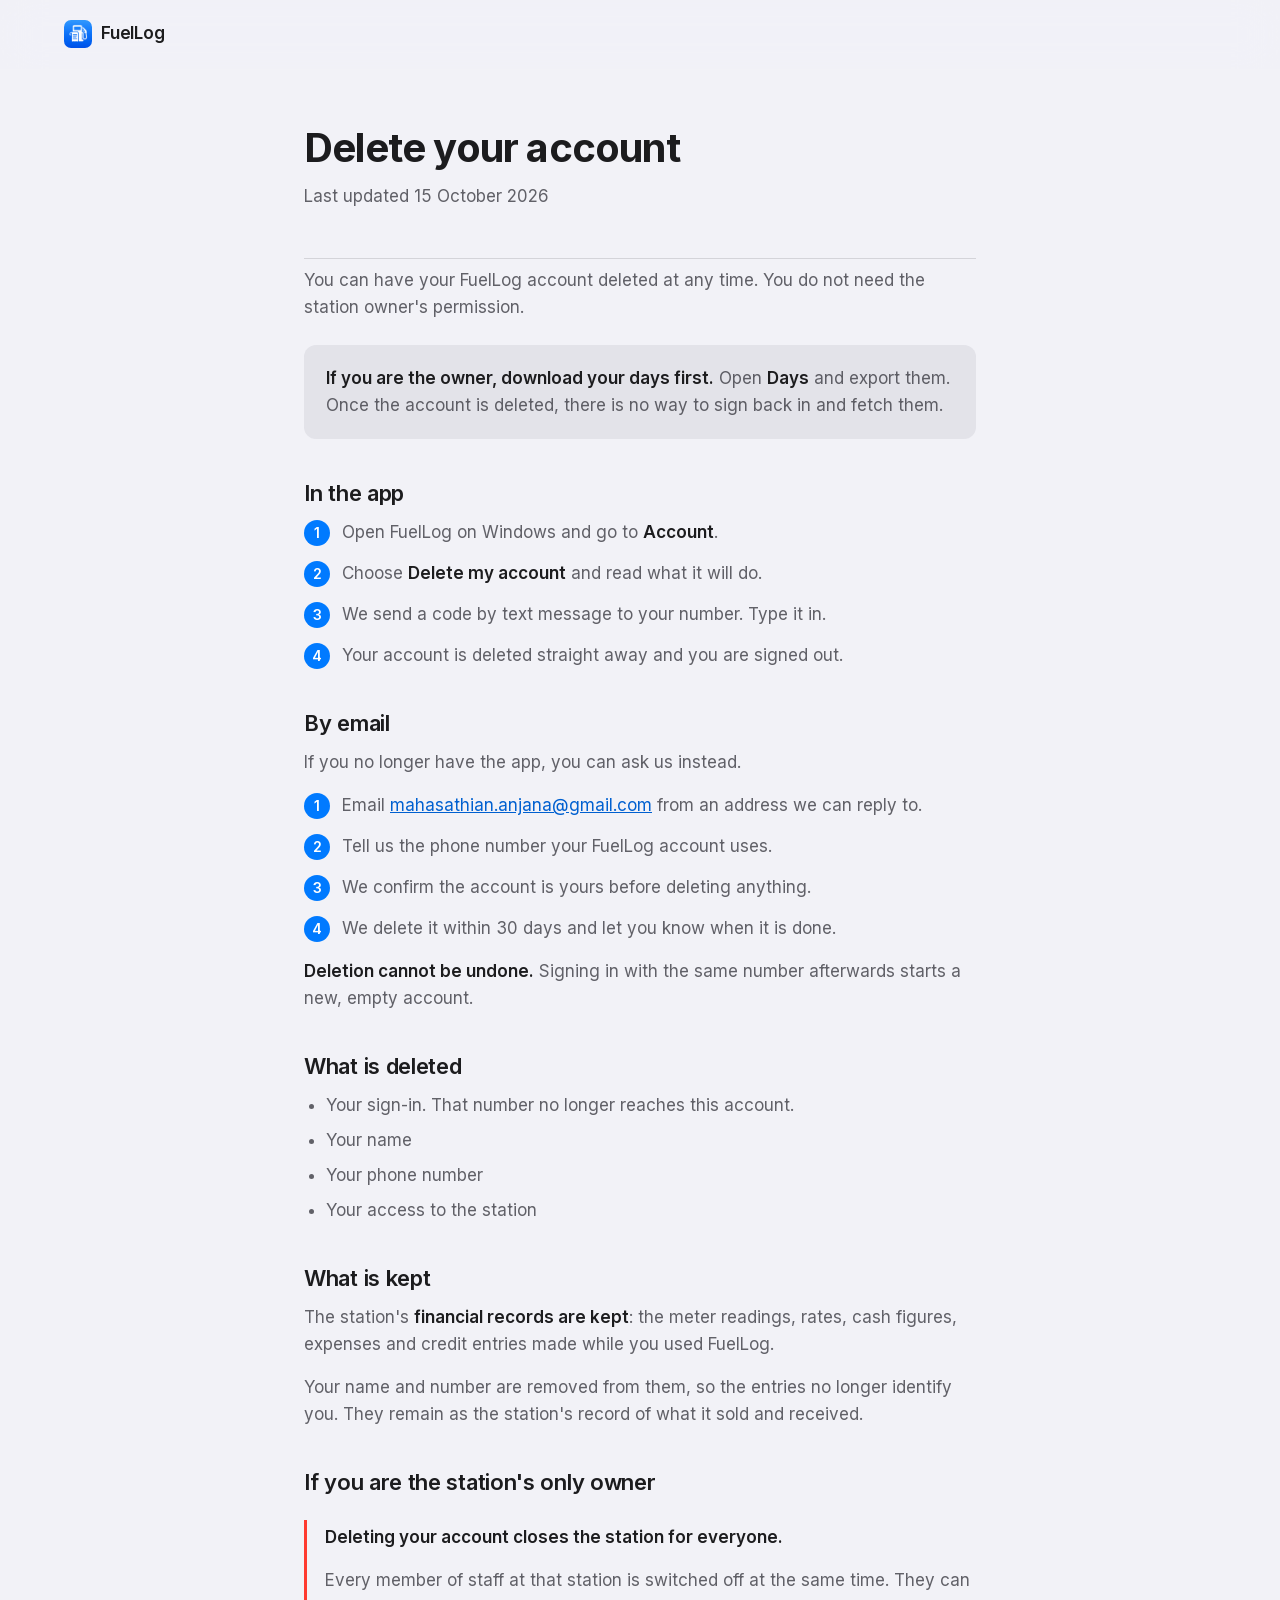
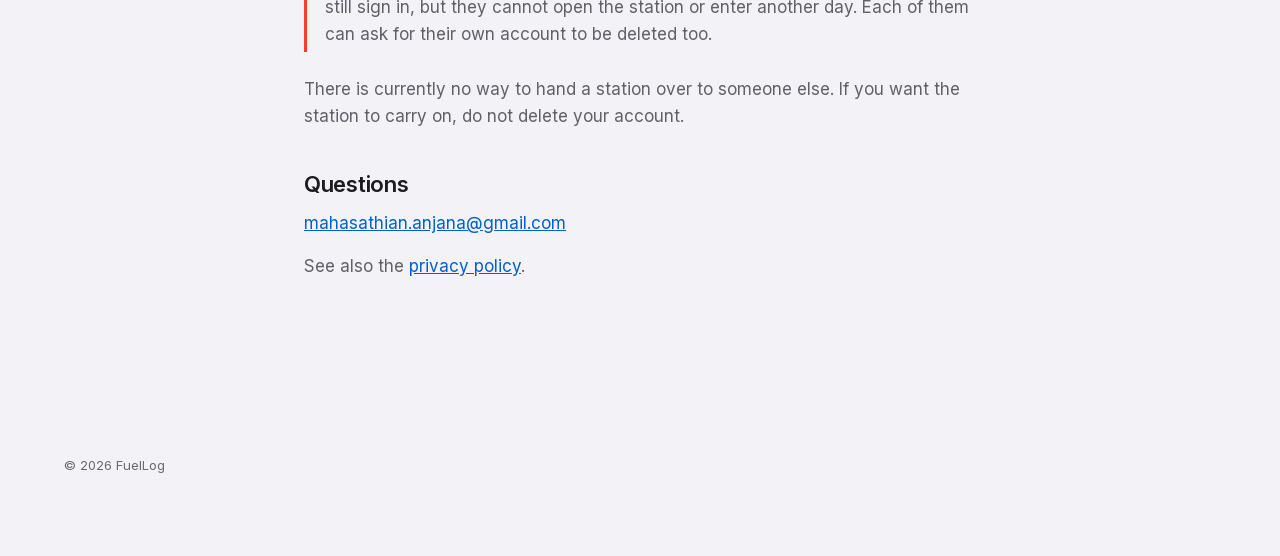
<file: delete-account.html>
<!doctype html>
<html lang="en">
<head>
<meta charset="utf-8">
<meta name="viewport" content="width=device-width, initial-scale=1, viewport-fit=cover">
<title>Delete your account · FuelLog</title>
<meta name="description" content="How to delete your FuelLog account, what is removed, and what is kept.">
<meta name="theme-color" content="#f2f2f7">
<link rel="icon" href="assets/icon-64.png" type="image/png">
<link rel="apple-touch-icon" href="assets/icon-180.png">
<link rel="stylesheet" href="assets/fonts/fonts.css">
<link rel="stylesheet" href="styles.css?v=75">
<style>
  .doc{ max-width:720px; margin:0 auto; padding:0 24px 96px; }
  .doc-head{ padding:56px 0 32px; border-bottom:1px solid var(--grey3); margin-bottom:8px; }
  .doc-head h1{ font-size:40px; line-height:46px; letter-spacing:-.8px; font-weight:700; color:var(--ink); margin:0 0 12px; }
  .doc-date{ font-size:15px; color:var(--grey2); margin:0; }
  .doc h2{ font-size:22px; line-height:28px; letter-spacing:-.3px; font-weight:600; color:var(--ink); margin:40px 0 12px; }
  .doc h3{ font-size:17px; line-height:24px; font-weight:600; color:var(--ink); margin:28px 0 8px; }
  .doc p, .doc li{ font-size:17px; line-height:27px; color:var(--grey1); }
  .doc p{ margin:0 0 16px; }
  .doc ul, .doc ol{ margin:0 0 16px; padding-left:22px; }
  .doc li{ margin-bottom:8px; }
  .doc ul{ list-style:disc; }
  .doc ul li{ display:list-item; }
  .doc a{ color:var(--brand-text); }
  .doc strong{ color:var(--ink); font-weight:600; }
  .doc-note{ background:var(--grey4); border-radius:var(--r-card); padding:20px 22px; margin:24px 0; }
  .doc-note p:last-child{ margin-bottom:0; }
  /* The one warning on the page that has to stop somebody. Not red as decoration -- deleting a sole owner's account closes the station behind them,
     and that is the single consequence a person could take here without meaning to. */
  .doc-warn{ border-left:3px solid var(--negative); padding:4px 0 4px 18px; margin:24px 0; }
  .doc-warn p:last-child{ margin-bottom:0; }
  .doc .steps{ display:block; counter-reset:step; list-style:none; padding-left:0; margin:0 0 16px; gap:0; grid-template-columns:none; }
  .steps li{ position:relative; padding-left:38px; margin-bottom:14px; }
  .steps li::before{
    counter-increment:step; content:counter(step);
    position:absolute; left:0; top:1px;
    width:26px; height:26px; border-radius:50%;
    background:var(--brand); color:#fff;
    font-size:14px; font-weight:600; line-height:26px; text-align:center;
  }
  @media (max-width:600px){
    .doc-head h1{ font-size:32px; line-height:38px; }
    .doc p, .doc li{ font-size:16px; line-height:26px; }
  }
</style>
</head>
<body>

<a class="skip" href="#main">Skip to content</a>

<header class="nav" id="nav">
  <div class="wrap nav-in">
    <a class="wordmark" href="index.html"><img src="assets/icon-64.png" alt="" width="64" height="64">FuelLog</a>
  </div>
</header>

<main id="main" class="doc">

  <div class="doc-head">
    <h1>Delete your account</h1>
    <p class="doc-date">Last updated 15 October 2026</p>
  </div>

  <p>You can have your FuelLog account deleted at any time. You do not need the station owner's permission.</p>

  <div class="doc-note">
    <p><strong>If you are the owner, download your days first.</strong> Open <strong>Days</strong> and export them. Once the account is deleted, there is no way to sign back in and fetch them.</p>
  </div>

  <h2>In the app</h2>

  <ol class="steps">
    <li>Open FuelLog on Windows and go to <strong>Account</strong>.</li>
    <li>Choose <strong>Delete my account</strong> and read what it will do.</li>
    <li>We send a code by text message to your number. Type it in.</li>
    <li>Your account is deleted straight away and you are signed out.</li>
  </ol>

  <h2>By email</h2>

  <p>If you no longer have the app, you can ask us instead.</p>

  <ol class="steps">
    <li>Email <a href="mailto:mahasathian.anjana@gmail.com">mahasathian.anjana@gmail.com</a> from an address we can reply to.</li>
    <li>Tell us the phone number your FuelLog account uses.</li>
    <li>We confirm the account is yours before deleting anything.</li>
    <li>We delete it within 30 days and let you know when it is done.</li>
  </ol>

  <p><strong>Deletion cannot be undone.</strong> Signing in with the same number afterwards starts a new, empty account.</p>


  <h2>What is deleted</h2>

  <ul>
    <li>Your sign-in. That number no longer reaches this account.</li>
    <li>Your name</li>
    <li>Your phone number</li>
    <li>Your access to the station</li>
  </ul>

  <h2>What is kept</h2>

  <p>The station's <strong>financial records are kept</strong>: the meter readings, rates, cash figures, expenses and credit entries made while you used FuelLog.</p>

  <p>Your name and number are removed from them, so the entries no longer identify you. They remain as the station's record of what it sold and received.</p>

  <h2>If you are the station's only owner</h2>

  <div class="doc-warn">
    <p><strong>Deleting your account closes the station for everyone.</strong></p>
    <p>Every member of staff at that station is switched off at the same time. They can still sign in, but they cannot open the station or enter another day. Each of them can ask for their own account to be deleted too.</p>
  </div>

  <p>There is currently no way to hand a station over to someone else. If you want the station to carry on, do not delete your account.</p>

  <h2>Questions</h2>

  <p><a href="mailto:mahasathian.anjana@gmail.com">mahasathian.anjana@gmail.com</a></p>

  <p>See also the <a href="privacy.html">privacy policy</a>.</p>

</main>

<footer class="foot">
  <div class="wrap">
    <p>&copy; 2026 FuelLog</p>
  </div>
</footer>

</body>
</html>
</file>
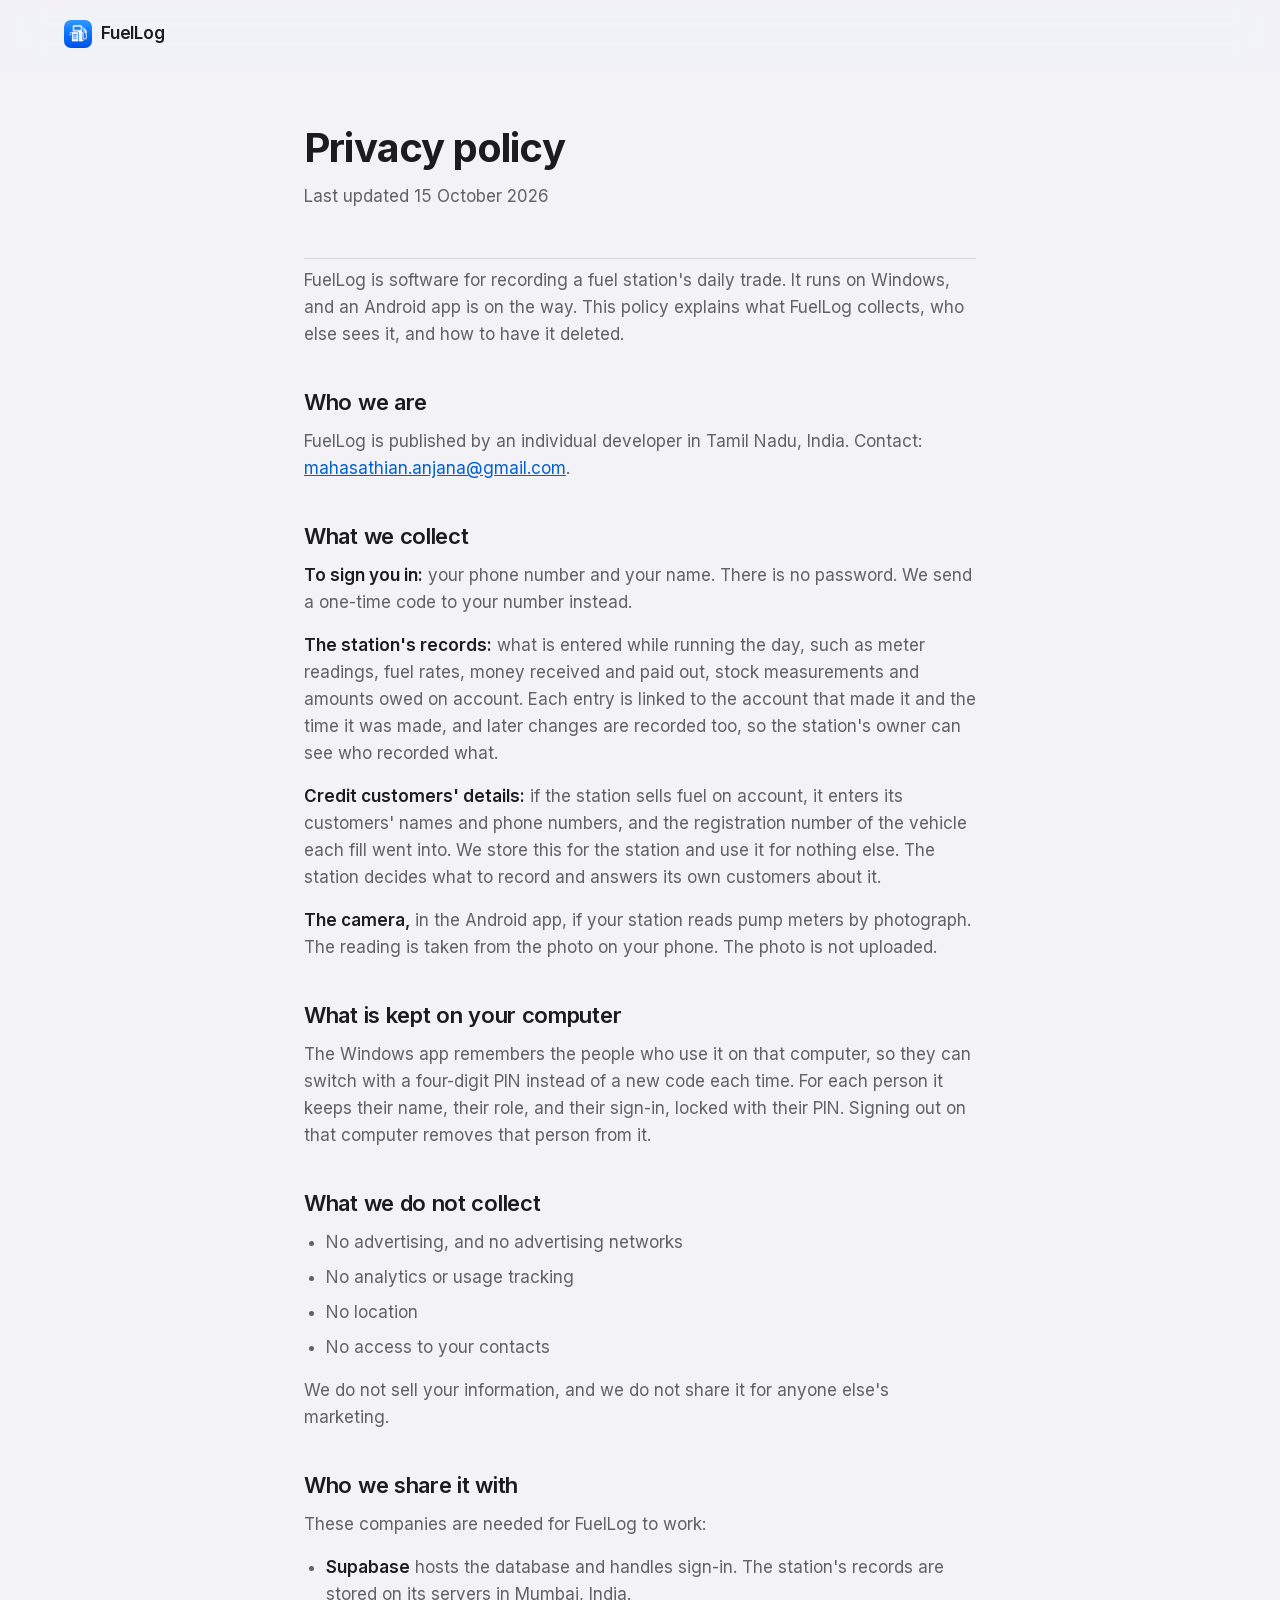
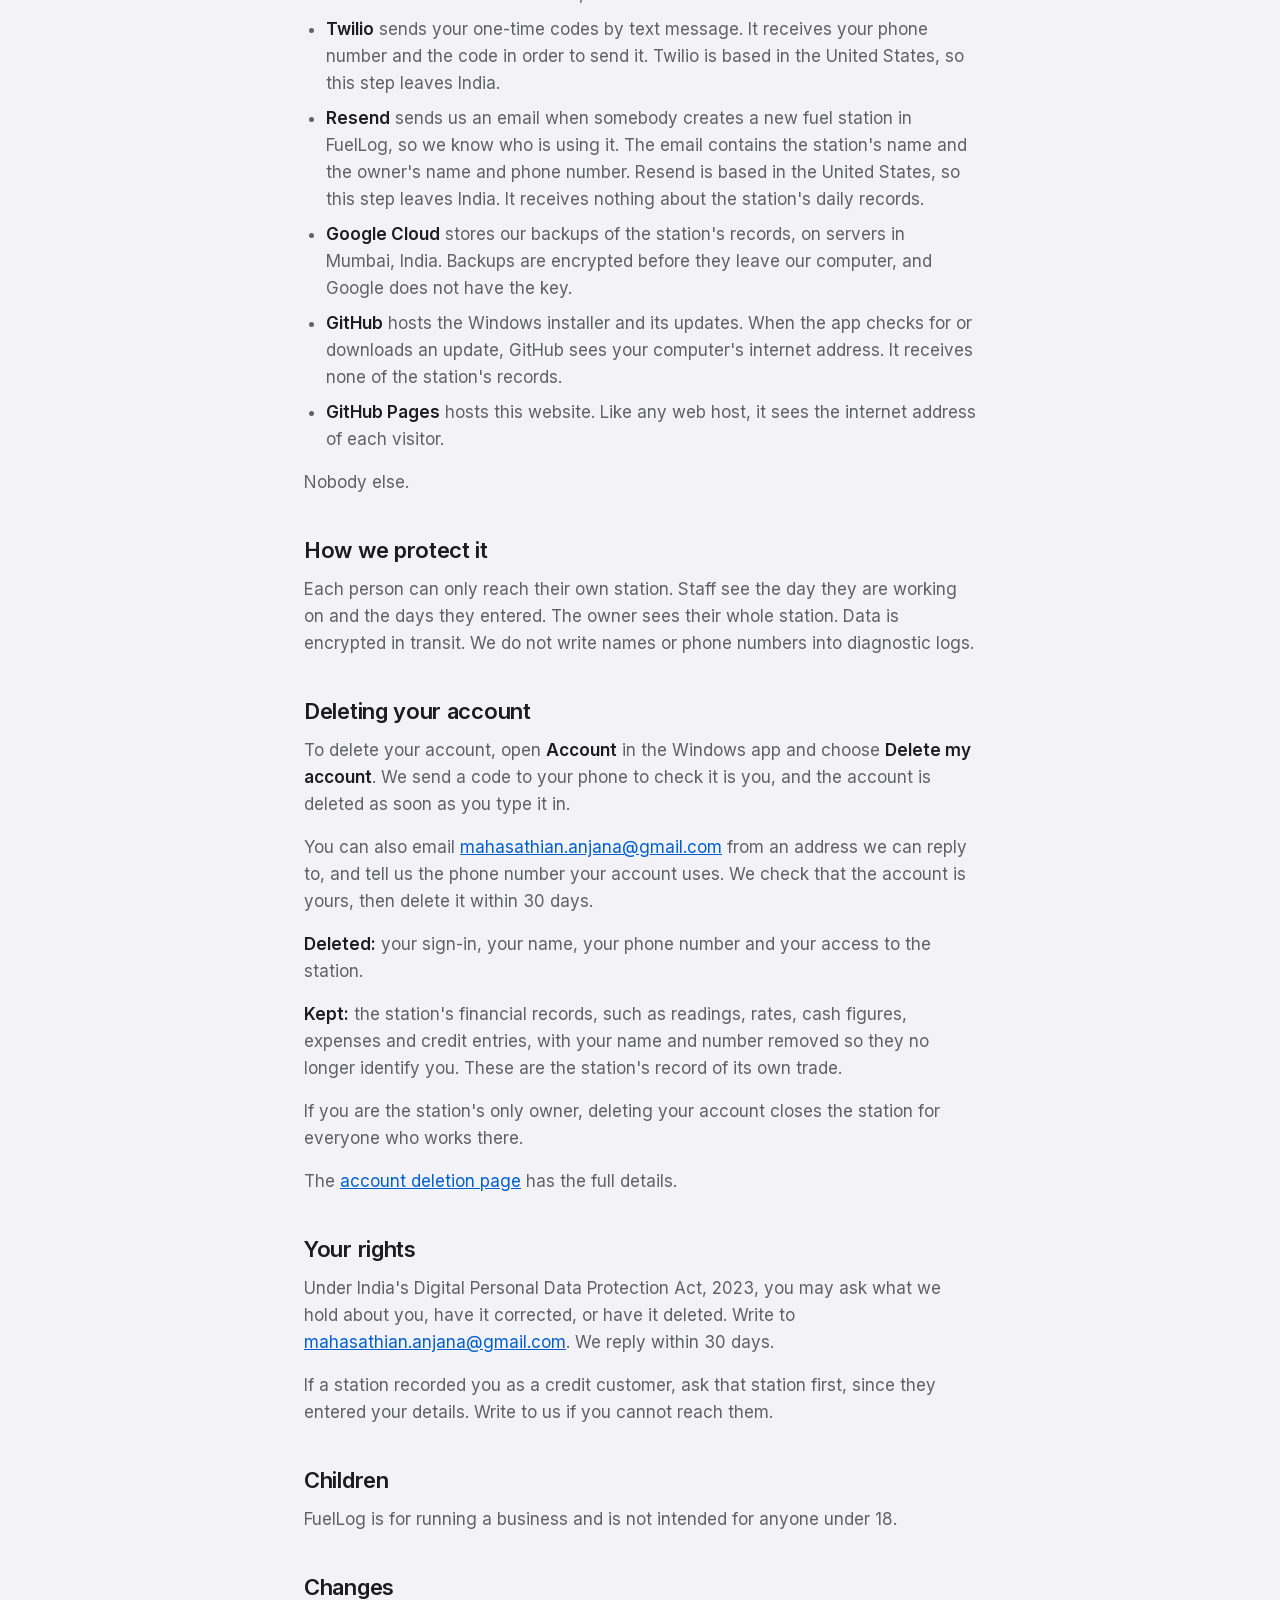
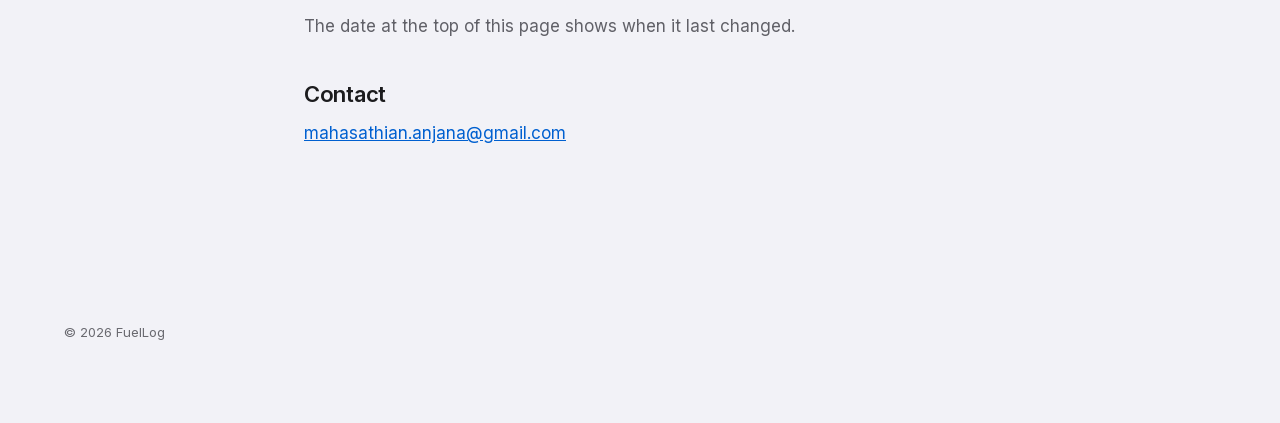
<file: privacy.html>
<!doctype html>
<html lang="en">
<head>
<meta charset="utf-8">
<meta name="viewport" content="width=device-width, initial-scale=1, viewport-fit=cover">
<title>Privacy policy · FuelLog</title>
<meta name="description" content="What FuelLog collects, who else sees it, and how to have it deleted.">
<meta name="theme-color" content="#f2f2f7">
<link rel="icon" href="assets/icon-64.png" type="image/png">
<link rel="apple-touch-icon" href="assets/icon-180.png">
<link rel="stylesheet" href="assets/fonts/fonts.css">
<link rel="stylesheet" href="styles.css?v=75">
<style>
  .doc{ max-width:720px; margin:0 auto; padding:0 24px 96px; }
  .doc-head{ padding:56px 0 32px; border-bottom:1px solid var(--grey3); margin-bottom:8px; }
  .doc-head h1{ font-size:40px; line-height:46px; letter-spacing:-.8px; font-weight:700; color:var(--ink); margin:0 0 12px; }
  .doc-date{ font-size:15px; color:var(--grey2); margin:0; }
  .doc h2{ font-size:22px; line-height:28px; letter-spacing:-.3px; font-weight:600; color:var(--ink); margin:40px 0 12px; }
  .doc p, .doc li{ font-size:17px; line-height:27px; color:var(--grey1); }
  .doc p{ margin:0 0 16px; }
  .doc ul{ margin:0 0 16px; padding-left:22px; }
  .doc li{ margin-bottom:8px; }
  .doc ul{ list-style:disc; }
  .doc ul li{ display:list-item; }
  .doc a{ color:var(--brand-text); }
  .doc strong{ color:var(--ink); font-weight:600; }
  @media (max-width:600px){
    .doc-head h1{ font-size:32px; line-height:38px; }
    .doc p, .doc li{ font-size:16px; line-height:26px; }
  }
</style>
</head>
<body>

<a class="skip" href="#main">Skip to content</a>

<header class="nav" id="nav">
  <div class="wrap nav-in">
    <a class="wordmark" href="index.html"><img src="assets/icon-64.png" alt="" width="64" height="64">FuelLog</a>
  </div>
</header>

<main id="main" class="doc">

  <div class="doc-head">
    <h1>Privacy policy</h1>
    <p class="doc-date">Last updated 15 October 2026</p>
  </div>

  <p>FuelLog is software for recording a fuel station's daily trade. It runs on Windows, and an Android app is on the way. This policy explains what FuelLog collects, who else sees it, and how to have it deleted.</p>

  <h2>Who we are</h2>

  <p>FuelLog is published by an individual developer in Tamil Nadu, India. Contact: <a href="mailto:mahasathian.anjana@gmail.com">mahasathian.anjana@gmail.com</a>.</p>

  <h2>What we collect</h2>

  <p><strong>To sign you in:</strong> your phone number and your name. There is no password. We send a one-time code to your number instead.</p>

  <p><strong>The station's records:</strong> what is entered while running the day, such as meter readings, fuel rates, money received and paid out, stock measurements and amounts owed on account. Each entry is linked to the account that made it and the time it was made, and later changes are recorded too, so the station's owner can see who recorded what.</p>

  <p><strong>Credit customers' details:</strong> if the station sells fuel on account, it enters its customers' names and phone numbers, and the registration number of the vehicle each fill went into. We store this for the station and use it for nothing else. The station decides what to record and answers its own customers about it.</p>

  <p><strong>The camera,</strong> in the Android app, if your station reads pump meters by photograph. The reading is taken from the photo on your phone. The photo is not uploaded.</p>

  <h2>What is kept on your computer</h2>

  <p>The Windows app remembers the people who use it on that computer, so they can switch with a four-digit PIN instead of a new code each time. For each person it keeps their name, their role, and their sign-in, locked with their PIN. Signing out on that computer removes that person from it.</p>

  <h2>What we do not collect</h2>

  <ul>
    <li>No advertising, and no advertising networks</li>
    <li>No analytics or usage tracking</li>
    <li>No location</li>
    <li>No access to your contacts</li>
  </ul>

  <p>We do not sell your information, and we do not share it for anyone else's marketing.</p>

  <h2>Who we share it with</h2>

  <p>These companies are needed for FuelLog to work:</p>

  <ul>
    <li><strong>Supabase</strong> hosts the database and handles sign-in. The station's records are stored on its servers in Mumbai, India.</li>
    <li><strong>Twilio</strong> sends your one-time codes by text message. It receives your phone number and the code in order to send it. Twilio is based in the United States, so this step leaves India.</li>
    <li><strong>Resend</strong> sends us an email when somebody creates a new fuel station in FuelLog, so we know who is using it. The email contains the station's name and the owner's name and phone number. Resend is based in the United States, so this step leaves India. It receives nothing about the station's daily records.</li>
    <li><strong>Google Cloud</strong> stores our backups of the station's records, on servers in Mumbai, India. Backups are encrypted before they leave our computer, and Google does not have the key.</li>
    <li><strong>GitHub</strong> hosts the Windows installer and its updates. When the app checks for or downloads an update, GitHub sees your computer's internet address. It receives none of the station's records.</li>
    <li><strong>GitHub Pages</strong> hosts this website. Like any web host, it sees the internet address of each visitor.</li>
  </ul>

  <p>Nobody else.</p>

  <h2>How we protect it</h2>

  <p>Each person can only reach their own station. Staff see the day they are working on and the days they entered. The owner sees their whole station. Data is encrypted in transit. We do not write names or phone numbers into diagnostic logs.</p>

  <h2>Deleting your account</h2>

  <p>To delete your account, open <strong>Account</strong> in the Windows app and choose <strong>Delete my account</strong>. We send a code to your phone to check it is you, and the account is deleted as soon as you type it in.</p>

  <p>You can also email <a href="mailto:mahasathian.anjana@gmail.com">mahasathian.anjana@gmail.com</a> from an address we can reply to, and tell us the phone number your account uses. We check that the account is yours, then delete it within 30 days.</p>

  <p><strong>Deleted:</strong> your sign-in, your name, your phone number and your access to the station.</p>

  <p><strong>Kept:</strong> the station's financial records, such as readings, rates, cash figures, expenses and credit entries, with your name and number removed so they no longer identify you. These are the station's record of its own trade.</p>

  <p>If you are the station's only owner, deleting your account closes the station for everyone who works there.</p>

  <p>The <a href="delete-account.html">account deletion page</a> has the full details.</p>

  <h2>Your rights</h2>

  <p>Under India's Digital Personal Data Protection Act, 2023, you may ask what we hold about you, have it corrected, or have it deleted. Write to <a href="mailto:mahasathian.anjana@gmail.com">mahasathian.anjana@gmail.com</a>. We reply within 30 days.</p>

  <p>If a station recorded you as a credit customer, ask that station first, since they entered your details. Write to us if you cannot reach them.</p>

  <h2>Children</h2>

  <p>FuelLog is for running a business and is not intended for anyone under 18.</p>

  <h2>Changes</h2>

  <p>The date at the top of this page shows when it last changed.</p>

  <h2>Contact</h2>

  <p><a href="mailto:mahasathian.anjana@gmail.com">mahasathian.anjana@gmail.com</a></p>

</main>

<footer class="foot">
  <div class="wrap">
    <p>&copy; 2026 FuelLog</p>
  </div>
</footer>

</body>
</html>
</file>
<file: assets/fonts/fonts.css>
@font-face{
  font-family:'Inter';
  font-style:normal;
  font-weight:400 700;
  font-display:swap;
  src:url('inter-latin.woff2') format('woff2');
  unicode-range:U+0000-00FF, U+0131, U+0152-0153, U+02BB-02BC, U+02C6, U+02DA, U+02DC, U+0304, U+0308, U+0329, U+2000-206F, U+20AC, U+2122, U+2191, U+2193, U+2212, U+2215, U+FEFF, U+FFFD;
}

@font-face{
  font-family:'Inter';
  font-style:normal;
  font-weight:400 700;
  font-display:swap;
  src:url('inter-latin-ext.woff2') format('woff2');
  unicode-range:U+0100-02BA, U+02BD-02C5, U+02C7-02CC, U+02CE-02D7, U+02DD-02FF, U+0304, U+0308, U+0329, U+1D00-1DBF, U+1E00-1E9F, U+1EF2-1EFF, U+2020, U+20A0-20AB, U+20AD-20C0, U+2113, U+2C60-2C7F, U+A720-A7FF;
}

@font-face{
  font-family:'Geist Mono';
  font-style:normal;
  font-weight:400 700;
  font-display:swap;
  src:url('geist-mono-latin.woff2') format('woff2');
  unicode-range:U+0000-00FF, U+0131, U+0152-0153, U+02BB-02BC, U+02C6, U+02DA, U+02DC, U+0304, U+0308, U+0329, U+2000-206F, U+20AC, U+2122, U+2191, U+2193, U+2212, U+2215, U+FEFF, U+FFFD;
}

@font-face{
  font-family:'Kalam';
  font-style:normal;
  font-weight:300;
  font-display:swap;
  src:url('kalam-300-latin.woff2') format('woff2');
  unicode-range:U+0000-00FF, U+0131, U+0152-0153, U+02BB-02BC, U+02C6, U+02DA, U+02DC, U+0304, U+0308, U+0329, U+2000-206F, U+20AC, U+2122, U+2191, U+2193, U+2212, U+2215, U+FEFF, U+FFFD;
}
@font-face{
  font-family:'Kalam';
  font-style:normal;
  font-weight:400;
  font-display:swap;
  src:url('kalam-400-latin.woff2') format('woff2');
  unicode-range:U+0000-00FF, U+0131, U+0152-0153, U+02BB-02BC, U+02C6, U+02DA, U+02DC, U+0304, U+0308, U+0329, U+2000-206F, U+20AC, U+2122, U+2191, U+2193, U+2212, U+2215, U+FEFF, U+FFFD;
}
</file>
<file: styles.css>
:root{
  --ink:          #1c1c1e;
  --grey1:        rgba(60,60,67,.80);
  --grey2:        rgba(60,60,67,.75);
  --grey3:        rgba(60,60,67,.16);
  --grey4:        rgba(118,118,128,.12);
  --surface:      #ffffff;
  --tint:         #f2f2f7;
  --brand:        #007aff;
  --brand-text:   #0060d0;
  --negative:     #ff3b30;
  --positive:     #34c759;
  --progress:     #f5a623;

  --dark-ink:     #ffffff;
  --dark-grey1:   rgba(235,235,245,.60);
  --dark-grey2:   rgba(235,235,245,.55);
  --dark-grey3:   rgba(84,84,88,.60);
  --dark-grey4:   rgba(118,118,128,.24);
  --dark-surface: #1c1c1e;
  --dark-tint:    #000000;
  --dark-brand:   #0a84ff;

  --r-card:       12px;
  --gutter:       120px;
  --maxw:         1200px;

  --sans: "Inter", -apple-system, BlinkMacSystemFont, "Segoe UI", Roboto, sans-serif;
  --mono: "Geist Mono", ui-monospace, SFMono-Regular, Menlo, "Roboto Mono", monospace;
}

*,*::before,*::after{ box-sizing:border-box; }

html{ -webkit-text-size-adjust:100%; scroll-behavior:smooth; }
@media (prefers-reduced-motion:reduce){ html{ scroll-behavior:auto; } }

body{
  margin:0;
  background:var(--tint);
  color:var(--ink);
  font-family:var(--sans);
  font-size:17px;
  line-height:1.5;
  -webkit-font-smoothing:antialiased;
  overflow-x:hidden;
}

h1,h2,h3,h4,p,dl,dd,dt,ul,figure{ margin:0; }
ul{ padding:0; list-style:none; }
a{ color:inherit; }

.skip{
  position:absolute; left:-9999px; top:0; z-index:200;
  background:var(--ink); color:#fff; padding:12px 20px; border-radius:0 0 10px 0;
  text-decoration:none; font-weight:600;
}
.skip:focus{ left:0; }

.wrap{ width:100%; max-width:calc(var(--maxw) + var(--gutter) * 2); margin-inline:auto; padding-inline:var(--gutter); }

.nav{
  position:sticky; top:0; z-index:100;
  background:rgba(242,242,247,.86);
  backdrop-filter:saturate(180%) blur(20px);
  -webkit-backdrop-filter:saturate(180%) blur(20px);
  border-bottom:1px solid transparent;
  transition:border-color .25s ease, background .25s ease;
}
.nav.is-stuck{ border-bottom-color:var(--grey3); }
@supports not ((backdrop-filter:blur(1px)) or (-webkit-backdrop-filter:blur(1px))){
  .nav{ background:var(--tint); }
}
.nav-in{ display:flex; align-items:center; gap:24px; height:68px; }
.wordmark{
  display:flex; align-items:center; gap:9px;
  font-size:17px; font-weight:600; letter-spacing:-.01em; text-decoration:none;
}
.wordmark img{ width:28px; height:28px; border-radius:7px; display:block; }
.nav-links{ margin-left:auto; display:flex; gap:22px; }
.nav-links a{
  font-size:15px; color:var(--grey1); text-decoration:none;
  padding:4px 0; border-bottom:1.5px solid transparent; transition:color .2s ease, border-color .2s ease;
}
.nav-links a:hover{ color:var(--ink); }
.nav-links a.is-active{ color:var(--ink); border-bottom-color:var(--ink); }

.sec{ padding-block:92px; }
.sec--last{ padding-bottom:0; }

.eyebrow{ font-size:15px; font-weight:600; color:var(--grey2); margin-bottom:8px; }
.eyebrow--dark{ color:var(--dark-grey1); }

.h1{ font-size:54px; line-height:60px; letter-spacing:-1.4px; font-weight:700; }
.h2{ font-size:40px; line-height:46px; letter-spacing:-.9px; font-weight:700; }
.h2--dark{ color:var(--dark-ink); }
.h2--tight{ max-width:560px; }
.h2--mid{ max-width:640px; }
.h2--wide{ max-width:920px; }

.lead{ font-size:19px; line-height:29px; color:var(--grey1); max-width:56ch; }
.h2 + .lead{ margin-top:18px; }
.lead--sm{ font-size:18px; line-height:28px; }
.fine{ font-size:15px; color:var(--grey2); max-width:52ch; }

.mono-label{
  font-size:13px; font-weight:500; letter-spacing:.8px;
  color:var(--grey2); margin-bottom:8px;
}

.hero{ padding-top:74px; padding-bottom:40px; }
.hero-grid{ display:grid; grid-template-columns:minmax(0,1fr) 336px; gap:64px; align-items:start; }
.hero-copy .h1{ margin-block:8px 26px; }
.status{ font-size:17px; font-weight:600; color:var(--brand-text); margin-block:30px 8px; }
.lead.is-status{ color:var(--brand-text); font-weight:600; }
.inuse{ font-size:15px; font-weight:500; margin-bottom:20px; }

.odo-sec{ padding-block:40px 60px; }
.odo-card{
  background:var(--surface); border-radius:20px;
  padding:28px 28px 22px; margin-bottom:16px;
  box-shadow:0 1px 0 rgba(0,0,0,.03), 0 40px 80px -48px rgba(28,24,12,.25);
  user-select:none; -webkit-user-select:none;
}
.odo-plate{ position:relative; }
.odo-plate-head{
  display:flex; justify-content:space-between; gap:16px; margin-bottom:14px;
  font-family:var(--mono); font-size:12px; font-weight:500; letter-spacing:1.6px; text-transform:uppercase;
  color:var(--grey2);
}

.odo-window{
  position:relative; background:var(--tint); border-radius:16px;
  height:200px; display:flex; align-items:center; gap:10px;
  padding:16px 22px; overflow:hidden;
}
.drum{
  position:relative; flex:1 1 0; min-width:0; height:168px; border-radius:12px; overflow:hidden;
  background:var(--surface);
}
.drum--frac .drum-strip span{ color:var(--grey2); }
.drum::after{
  content:""; position:absolute; inset:0; pointer-events:none;
  background:linear-gradient(180deg, #fff 0%, rgba(255,255,255,0) 26%, rgba(255,255,255,0) 74%, #fff 100%);
}
.drum-strip{
  position:absolute; left:0; right:0; top:0;
  display:flex; flex-direction:column;
  will-change:transform;
  transform:translateY(calc(var(--pos,0) * -168px));
}
.drum-strip span{
  height:168px; display:flex; align-items:center; justify-content:center;
  font-size:104px; font-weight:600; letter-spacing:-.02em; line-height:1; color:var(--ink);
  font-variant-numeric:tabular-nums;
}
.odo-dot{
  flex:0 0 10px; width:10px; height:10px; border-radius:50%;
  background:var(--ink); align-self:flex-end; margin-bottom:30px;
}

.odo-slider{
  position:absolute; width:1px; height:1px; margin:-1px; padding:0; border:0;
  overflow:hidden; clip:rect(0 0 0 0); clip-path:inset(50%); white-space:nowrap; opacity:0;
}
.odo-scale{
  position:relative; height:66px; margin-top:20px; overflow:hidden;
  border-radius:12px; background:var(--tint);
  cursor:grab; touch-action:pan-y;
}
.odo-scale.is-dragging{ cursor:grabbing; }
.odo-slider:focus-visible + .odo-scale{ outline:3px solid var(--brand); outline-offset:3px; }
.odo-scale::after{
  content:""; position:absolute; inset:0; pointer-events:none;
  background:linear-gradient(90deg, var(--tint) 0%, rgba(242,242,247,0) 22%, rgba(242,242,247,0) 78%, var(--tint) 100%);
}
.odo-ticks{
  position:absolute; left:0; top:0; bottom:0; will-change:transform;
  background:
    linear-gradient(90deg, rgba(60,60,67,.6) 0 1px, transparent 1px) 0 10px / 100px 26px repeat-x,
    linear-gradient(90deg, rgba(60,60,67,.36) 0 1px, transparent 1px) 0 10px / 50px 18px repeat-x,
    linear-gradient(90deg, rgba(60,60,67,.22) 0 1px, transparent 1px) 0 10px / 10px 11px repeat-x;
}
.odo-ticks span{
  position:absolute; top:40px; width:48px; margin-left:-24px; text-align:center;
  font-family:var(--mono); font-size:11px; font-weight:500; color:var(--grey2);
  font-variant-numeric:tabular-nums;
}
.odo-needle{
  position:absolute; left:50%; top:4px; bottom:4px; width:2px; margin-left:-1px; z-index:2;
  background:var(--ink); border-radius:1px;
}
.odo-needle::before{
  content:""; position:absolute; left:50%; top:-4px; margin-left:-6px;
  border-left:6px solid transparent; border-right:6px solid transparent; border-top:7px solid var(--ink);
}

.odo-hint{
  font-size:13px; color:var(--grey2); text-align:center;
  margin-top:12px; transition:color .2s ease;
}
.odo-hint.is-refused{ color:var(--negative); font-weight:500; }

.odo-sum{
  display:flex; align-items:flex-start; gap:28px;
  margin:28px 0 18px; padding-top:24px; border-top:1px solid var(--grey3);
}
.odo-term{ display:grid; gap:4px; }
.odo-term--total{ padding-left:4px; }
.odo-k{ font-size:13px; color:var(--grey2); }
.odo-v{ font-size:28px; font-weight:600; letter-spacing:-.5px; line-height:36px; font-variant-numeric:tabular-nums; }
.odo-term--total .odo-v{ font-size:34px; color:var(--brand-text); }
.odo-s{ font-family:var(--mono); font-size:12px; color:var(--grey2); font-variant-numeric:tabular-nums; }
.odo-op{ font-size:26px; font-weight:300; color:var(--grey2); padding-top:22px; }

.odo-cap{ font-size:15px; color:var(--grey2); max-width:80ch; }

.tear-sec{ padding-top:20px; }
.tear-grid{ display:grid; grid-template-columns:330px minmax(0,1fr); gap:56px; align-items:center; }
.tear-copy .h2{ margin-bottom:16px; }
.tear-read{ margin-top:30px; }
.tear-read > div{ padding-block:14px; border-top:1px solid var(--grey3); }
.tear-k{ font-size:13px; color:var(--grey2); }
.tear-v{ font-size:30px; font-weight:700; letter-spacing:-.6px; line-height:38px; font-variant-numeric:tabular-nums; }
.tear-pen{ color:#1e2b5e; }
.tear-fig{ display:none; }
.tear-wait{ color:var(--grey3); }
.tear-wait--text{ font-size:16px; font-weight:400; letter-spacing:0; color:var(--grey2); }
.is-revealed .tear-fig{ display:inline; }
.is-revealed .tear-wait{ display:none; }
.tear-gap{ position:relative; }
.tear-gap .tear-fig{ color:var(--brand-text); }
.tear-gap-note{ font-size:15px; line-height:22px; color:var(--grey1); margin-top:6px; opacity:0; transition:opacity .3s ease; }
.tear-gap-note b{ display:inline-block; min-width:46px; font-weight:600; color:var(--ink); font-variant-numeric:tabular-nums; }
.is-revealed .tear-gap-note{ opacity:1; }
.tear-gap-heading{ display:flex; align-items:center; justify-content:space-between; gap:12px; min-height:25px; margin-bottom:4px; }
.tear-stamp{
  display:inline-flex; align-items:center; flex:none; padding:3px 9px;
  border:1px solid rgba(0,96,208,.2); border-radius:4px;
  background:rgba(0,96,208,.06); color:var(--brand-text);
  font:500 11px/16px var(--sans); letter-spacing:.02em;
  visibility:hidden; opacity:0; pointer-events:none;
  transition:opacity .2s ease, visibility .2s ease;
}
.is-caught .tear-stamp{ visibility:visible; opacity:1; }

.tear-stage{
  position:relative; width:100%; max-width:540px; justify-self:center; height:calc(820px * var(--k,1));
  touch-action:pan-y; cursor:ew-resize; user-select:none; -webkit-user-select:none;
}
.tear-canvas{ position:absolute; left:0; top:0; width:600px; height:820px; transform:scale(var(--k,1)); transform-origin:0 0; }
.tear-app{
  position:absolute; inset:0; border-radius:6px; padding:30px;
  background:#e8eaee; box-shadow:0 30px 60px -36px rgba(28,24,12,.45);
}
.tw{ height:100%; background:#fff; border-radius:12px; overflow:hidden; box-shadow:0 8px 24px rgba(0,0,0,.08); }
.tw-bar{ display:flex; justify-content:space-between; align-items:center; height:38px; padding:0 16px; background:#f6f7f9; border-bottom:1px solid #e4e6ea; }
.tw-name{ display:flex; align-items:center; gap:8px; font-size:12px; font-weight:500; color:#3a3b40; }
.tw-name img{ border-radius:3px; }
.tw-ctrl{ display:flex; gap:14px; }
.tw-ctrl i{ width:9px; height:9px; border:1.2px solid #8a8c92; border-radius:1px; }
.tw-ctrl i:first-child{ height:0; border-width:1.2px 0 0; align-self:center; }
.tw-body{ padding:20px 28px; }
.tw-k{ font-family:var(--mono); font-size:11px; letter-spacing:.8px; text-transform:uppercase; color:#7a7c82; }
.tw-hero{ font-size:46px; font-weight:700; letter-spacing:-1.4px; line-height:56px; font-variant-numeric:tabular-nums; }
.tw-sub{ font-size:12px; color:#7a7c82; margin-bottom:12px; }
.tw-rows p{ display:flex; justify-content:space-between; font-size:14px; height:34px; align-items:center; border-bottom:1px solid #eceef1; padding-inline:8px; margin-inline:-8px; border-radius:6px; }
.tw-rows b{ font-weight:500; font-variant-numeric:tabular-nums; }
.tw-rows .tw-total{ border-bottom:0; border-top:1.5px solid var(--ink); border-radius:0; font-weight:600; margin-top:4px; }
.tw-rows .tw-total b{ font-weight:700; }
.tw-rows .tw-sale{ font-weight:600; }
.tw-k--gap{ margin-top:22px; margin-bottom:4px; }
.tw-lit{ transition:background .4s ease, color .4s ease; }
.is-revealed .tw-lit{ background:#e6eefc; color:var(--brand-text); font-weight:600; border-bottom-color:transparent; }

.tear-paper-wrap{ position:absolute; inset:0; filter:drop-shadow(5px 0 7px rgba(28,24,12,.22)); }
.tear-paper{
  position:absolute; inset:0; border-radius:3px; overflow:hidden;
  background:
    linear-gradient(90deg, transparent 92px, rgba(229,154,174,.8) 92px 93px, transparent 93px 97px, rgba(229,154,174,.8) 97px 98px, transparent 98px 362px,
      rgba(229,154,174,.8) 362px 363px, transparent 363px 367px, rgba(229,154,174,.8) 367px 368px, transparent 368px 556px,
      rgba(229,154,174,.8) 556px 557px, transparent 557px 561px, rgba(229,154,174,.8) 561px 562px, transparent 562px),
    linear-gradient(180deg, transparent 84px, rgba(229,154,174,.8) 84px 85px, transparent 85px 88px, rgba(229,154,174,.8) 88px 89px, transparent 89px),
    repeating-linear-gradient(180deg, rgba(157,184,218,.8) 0 1px, transparent 1px 33px) 0 96px / 100% calc(100% - 96px) no-repeat,
    #fbf8ef;
  font-family:'Kalam', 'Segoe Print', cursive; font-weight:400; color:#1e2b5e;
}
.nb{
  position:absolute; left:calc(var(--x) * 1px); top:calc(var(--b) * 1px - 1.02em);
  font-size:var(--s, 24px); line-height:1; white-space:nowrap; letter-spacing:.015em;
  transform:rotate(var(--r, 0deg)); transform-origin:0 100%;
}
.nb--r{ left:auto; right:calc((600 - var(--rx)) * 1px); transform-origin:100% 100%; }
.nb--wide{ letter-spacing:.03em; font-size:22px; }
.nb--cash{ font-weight:400; }
.nb--faint{ opacity:.85; }
.nb-ink{ position:absolute; inset:0; fill:none; stroke:#26389a; stroke-width:1.6; stroke-linecap:round; stroke-linejoin:round; }
.nb-ring{
  position:absolute; border:2.5px solid var(--brand); border-radius:50%; transform:rotate(var(--r, -3deg));
  opacity:0; transition:opacity .3s ease;
}
.nb-tag{
  position:absolute; padding:4px 9px; border-radius:6px; background:var(--brand); color:#fff;
  font:600 12px/1.2 var(--sans, Inter), system-ui, sans-serif; white-space:nowrap;
  opacity:0; transform:translateY(4px); transition:opacity .3s ease, transform .3s ease;
}
.is-checked .nb-ring, .is-checked .nb-tag{ opacity:1; transform:none; }
.is-checked .nb-ring{ transform:rotate(var(--r, -3deg)); }
@media (prefers-reduced-motion:reduce){ .nb-ring, .nb-tag{ transition:none; } }

.tear-handle{
  position:absolute; top:50%; left:calc(100% * var(--seam,1)); z-index:3;
  width:58px; height:58px; margin:-29px 0 0 -29px; border-radius:50%;
  display:flex; align-items:center; justify-content:center; gap:6px;
  background:var(--ink); color:#fff; font-size:22px; font-weight:700; line-height:1;
  box-shadow:0 10px 24px rgba(0,0,0,.28); pointer-events:none;
  transition:transform .2s ease;
}
.tear-stage.is-dragging .tear-handle{ transform:scale(1.08); }
.tear-stage:not(.is-touched) .tear-handle{ animation:tear-nudge 3.2s ease-in-out 1.2s infinite; }
@keyframes tear-nudge{ 0%,70%,100%{ translate:0 0; } 78%{ translate:-14px 0; } 86%{ translate:0 0; } 92%{ translate:-6px 0; } }
@media (prefers-reduced-motion:reduce){ .tear-stage .tear-handle{ animation:none; } .tear-stamp{ transition:none; } }
.tear-range{
  position:absolute; width:1px; height:1px; margin:-1px; border:0; padding:0;
  overflow:hidden; clip:rect(0 0 0 0); clip-path:inset(50%); opacity:0;
}
.tear-range:focus-visible ~ .tear-handle,
.tear-stage:has(.tear-range:focus-visible) .tear-handle{ outline:3px solid var(--brand); outline-offset:3px; }

.pain-grid{
  display:grid; grid-template-columns:repeat(4,1fr); gap:24px;
  margin-top:42px;
}
.pain{
  background:var(--surface); border-radius:var(--r-card);
  padding:24px; min-height:250px;
}
.pain h3{ font-size:19px; line-height:24px; font-weight:600; margin-bottom:12px; }
.pain p{ font-size:15px; line-height:22px; color:var(--grey1); }
.turn{ font-size:22px; line-height:28px; font-weight:600; margin-top:40px; }

.steps{ display:grid; grid-template-columns:repeat(3,1fr); gap:32px; margin-top:56px; }
.step-n{
  display:flex; align-items:center; justify-content:center;
  width:36px; height:36px; border-radius:50%;
  background:var(--ink); color:#fff; font-size:17px; font-weight:600;
}
.step-h{ font-size:22px; line-height:28px; font-weight:600; margin-block:20px 10px; }
.step-p{ font-size:16px; line-height:24px; color:var(--grey1); max-width:38ch; }
.step .device{ margin-top:28px; }

.bullets{ display:grid; gap:28px; margin-top:34px; }
.tear-proof{ grid-template-columns:repeat(4,minmax(0,1fr)); gap:32px; margin-top:64px; }
.bullets li{ position:relative; padding-left:22px; }
.bullets li::before{
  content:""; position:absolute; left:0; top:9px;
  width:6px; height:6px; border-radius:3px; background:var(--ink);
}
.bullets b{ display:block; font-size:18px; font-weight:600; }
.bullets span{ display:block; font-size:16px; color:var(--grey1); margin-top:3px; }

.barcode{
  height:44px; margin-top:22px;
  background:repeating-linear-gradient(90deg,
    #16181b 0 6px, transparent 6px 12px,
    #16181b 12px 16px, transparent 16px 22px,
    #16181b 22px 28px, transparent 28px 36px,
    #16181b 36px 38px, transparent 38px 44px,
    #16181b 44px 50px, transparent 50px 58px);
  background-position:center; background-size:auto 100%;
  margin-inline:auto; width:245px;
}

.feat-grid{ display:grid; grid-template-columns:repeat(auto-fit, minmax(300px, 1fr)); gap:24px; margin-top:52px; align-items:start; }
.feat-card{ background:var(--surface); border-radius:var(--r-card); padding:4px 20px; }
.feat-row{ padding-block:14px; border-bottom:1px solid var(--grey3); }
.feat-row:last-child{ border-bottom:0; }
.feat-row b{ display:block; font-size:17px; font-weight:600; }
.feat-row span{ display:block; font-size:15px; color:var(--grey1); margin-top:2px; }

.gallery{ display:grid; grid-template-columns:repeat(4,1fr); gap:32px; margin-top:52px; }
.shot figcaption{ margin-top:22px; }
.shot figcaption b{ display:block; font-size:17px; font-weight:600; }
.shot figcaption span{ display:block; font-size:15px; color:var(--grey1); margin-top:2px; }

.trust-grid{ display:grid; grid-template-columns:repeat(2,1fr); gap:24px; margin-top:44px; }
.trust{ background:var(--surface); border-radius:var(--r-card); padding:24px; }
.trust h3{ font-size:20px; font-weight:600; margin-bottom:12px; }
.trust p{ font-size:16px; line-height:24px; color:var(--grey1); }

.dark-card{
  background:var(--dark-tint); border-radius:var(--r-card);
  padding:56px; display:grid; grid-template-columns:minmax(0,1fr) 260px; gap:48px; align-items:center;
}
.dark-card .h2{ margin-block:8px 36px; }
.dark-list{ display:grid; gap:24px; }
.dark-list dt{ font-size:17px; font-weight:600; color:var(--dark-ink); }
.dark-list dd{ font-size:15px; color:var(--dark-grey1); margin:2px 0 0; }

.owners-grid{ display:grid; grid-template-columns:minmax(0,620px) minmax(0,1fr); gap:60px; align-items:center; }
.owners-copy .h2{ margin-block:8px 22px; }
.owners-phones{ display:flex; gap:20px; justify-content:flex-end; }
.device--offset{ margin-top:60px; }

.faq{ margin-top:48px; border-top:1px solid var(--grey3); }
.qa{
  display:grid; grid-template-columns:minmax(0,460px) minmax(0,1fr); gap:60px;
  padding-block:28px; border-bottom:1px solid var(--grey3);
}
.qa h3{ font-size:19px; line-height:26px; font-weight:600; }
.qa p{ font-size:17px; line-height:26px; color:var(--grey1); }

.final{
  background:var(--surface); border-radius:var(--r-card);
  padding:56px; display:flex; align-items:center; justify-content:space-between; gap:40px;
}
.final .lead{ margin-top:12px; }
.final-icon{
  flex:0 0 auto; width:76px; height:76px; border-radius:18px; display:block;
  box-shadow:0 10px 24px rgba(28,28,30,.18);
}

.foot{ padding-block:64px 80px; font-size:13px; color:var(--grey2); }

.foot-links{ display:flex; flex-wrap:wrap; gap:8px 24px; margin-bottom:12px; }
.foot-links a{ color:var(--brand-text); text-decoration:none; }
.foot-links a:hover{ text-decoration:underline; }

.hero-phone .device   { --scale:1;     }
.step .device         { --scale:0.804; }
.shot .device         { --scale:0.821; }
.owners-phones .device{ --scale:0.833; }
.dark-phone .device   { --scale:0.762; }

.device{
  --dw:336; --dh:700; --scale:1;
  width:calc(var(--dw) * var(--scale) * 1px);
  height:calc(var(--dh) * var(--scale) * 1px);
  flex:0 0 auto;
}
.device-body{
  width:calc(var(--dw) * 1px);
  height:calc(var(--dh) * 1px);
  transform:scale(var(--scale));
  transform-origin:top left;
  background:#1c1c1e;
  border-radius:56px;
  padding:10px;
  box-shadow:0 30px 70px rgba(28,28,30,.22), 0 2px 8px rgba(28,28,30,.12);
}
.device-body--dark{ background:#3a3a3c; }

.scr{
  --scr-tint:var(--tint); --scr-surface:var(--surface); --scr-ink:var(--ink);
  --scr-grey1:var(--grey1); --scr-grey2:var(--grey2);
  --scr-grey3:var(--grey3); --scr-grey4:var(--grey4); --scr-brand:var(--brand);

  position:relative; width:100%; height:100%;
  background:var(--scr-tint); color:var(--scr-ink);
  border-radius:46px; overflow:hidden;
  display:flex; flex-direction:column;
  font-size:13px; line-height:1.35;
  text-align:left;
}
.scr--dark{
  --scr-tint:var(--dark-tint); --scr-surface:var(--dark-surface); --scr-ink:var(--dark-ink);
  --scr-grey1:var(--dark-grey1); --scr-grey2:var(--dark-grey2);
  --scr-grey3:var(--dark-grey3); --scr-grey4:var(--dark-grey4); --scr-brand:var(--dark-brand);
}

.statusbar{
  flex:0 0 44px; display:flex; align-items:center; justify-content:space-between;
  padding:0 21px; font-size:10.5px; color:var(--scr-ink);
}
.scr-scroll{ flex:1 1 auto; padding-inline:13px; overflow:hidden; }

.scr-head{ padding-block:3px 14px; }
.scr-head--tight{ padding-top:0; }
.scr-date{ font-size:10.5px; color:var(--scr-grey2); }
.scr-date--md{ font-weight:500; }
.scr-titlerow{ display:flex; align-items:center; justify-content:space-between; gap:8px; margin-top:4px; }
.scr-title{ font-size:27.5px; font-weight:700; letter-spacing:-.5px; color:var(--scr-ink); }
.scr-note{ font-size:12.2px; color:var(--scr-grey1); margin-top:8px; }
.avatar{
  flex:0 0 29px; width:29px; height:29px; border-radius:50%;
  background:var(--scr-grey4); color:var(--scr-grey1);
  display:flex; align-items:center; justify-content:center;
  font-size:13px; font-weight:500;
}
.back{ font-size:12.2px; color:var(--scr-brand); padding-block:4px 6px; }
.statechip{
  display:inline-flex; align-items:center; gap:6px; margin-top:8px;
  background:var(--scr-grey4); border-radius:5px; padding:3px 8px;
  font-size:10.5px; color:var(--scr-grey1);
}
.dot{ width:5px; height:5px; border-radius:50%; background:var(--scr-grey2); }
.dot--wait{ background:var(--scr-grey2); }
.dot--brand{ background:var(--scr-brand); }
.dot--live{ background:var(--progress); }

.grp{ margin-bottom:14px; }
.lbl{ font-size:10.5px; font-weight:500; color:var(--scr-grey1); padding-left:13px; margin-bottom:6px; }
.lbl--split{ display:flex; align-items:baseline; justify-content:space-between; padding-right:2px; }
.lbl-total{ font-size:14.4px; font-weight:600; color:var(--scr-ink); }
.lbl-total i{ font-style:normal; font-size:10.5px; font-weight:400; color:var(--scr-grey2); }

.card{ background:var(--scr-surface); border-radius:10px; padding:13px; }
.hair{ height:1px; background:var(--scr-grey3); margin:0 -13px; }
.hair--inset{ margin-inline:0; margin-block:8px; }

.fig{ display:flex; align-items:baseline; gap:4px; }
.rs{ font-size:17.8px; font-weight:600; color:var(--scr-grey2); }
.fig-n{ font-size:35.7px; font-weight:700; letter-spacing:-.8px; font-variant-numeric:tabular-nums; }
.fig-sub{ font-size:10.5px; color:var(--scr-grey2); margin-top:6px; }

.cells{ display:grid; grid-template-columns:repeat(3,1fr); margin-top:14px; }
.cells--2{ grid-template-columns:repeat(2,1fr); }
.cell-k{ font-size:10.5px; color:var(--scr-grey2); }
.cell-v{ font-size:13.8px; font-weight:600; margin-top:2px; font-variant-numeric:tabular-nums; }

.badgerow{ display:flex; align-items:center; justify-content:space-between; margin-bottom:6px; }
.badge-k{ font-size:10.7px; font-weight:500; color:var(--scr-grey1); }
.trend{ background:var(--scr-grey4); border-radius:4px; padding:2px 6px; font-size:10.5px; color:var(--scr-grey1); }

.rates{ display:grid; grid-template-columns:1fr 1fr; gap:21px; }
.field-k{ font-size:10.5px; color:var(--scr-grey1); margin-bottom:5px; }
.box{
  display:flex; align-items:center; gap:4px;
  background:var(--scr-grey4); border-radius:8px;
  padding:9px 10px; min-height:35px;
}
.box--flat{ background:transparent; padding-inline:0; }
.box--row{ justify-content:space-between; }
.box--tall{ padding-block:8px; }
.box--tank{ justify-content:flex-end; gap:6px; }
.box-pre,.box-suf{ font-size:10.5px; color:var(--scr-grey2); }
.box-k{ font-size:12.2px; color:var(--scr-grey1); }
.box-v{ font-size:13.8px; font-weight:600; font-variant-numeric:tabular-nums; }
.box--tall .box-v{ font-size:14.1px; }
.box--tank .box-v{ font-size:14.4px; }
.dim{ color:var(--scr-grey2) !important; }

.nozzle{ padding-block:11px; }
.nozzle:first-child{ padding-top:0; }
.nozzle:last-child{ padding-bottom:0; }
.nz-hdr{ display:flex; align-items:center; justify-content:space-between; gap:8px; }
.nz-name{ font-size:13px; font-weight:500; }
.chip{ background:var(--scr-grey4); border-radius:5px; padding:2px 6px; font-size:10.5px; color:var(--scr-grey1); }
.kv{ display:flex; justify-content:space-between; gap:8px; margin-top:9px; }
.kv-k{ font-size:12.2px; color:var(--scr-grey1); }
.kv-v{ font-size:13.8px; font-weight:600; font-variant-numeric:tabular-nums; }
.nozzle .box{ margin-top:8px; }
.nz-foot{ font-size:10.5px; color:var(--scr-grey1); text-align:right; margin-top:8px; }
.nz-foot--split{ display:flex; justify-content:space-between; font-size:10.5px; }

.row{ display:flex; align-items:center; justify-content:space-between; gap:10px; padding-block:11px; }
.row:first-child{ padding-top:0; }
.row:last-child{ padding-bottom:0; }
.row--two{ align-items:flex-start; }
.row-k{ display:flex; align-items:center; gap:8px; font-size:12.2px; }
.row-l{ display:block; min-width:0; }
.row-l b{ display:block; font-size:13px; font-weight:500; }
.row-l i{ display:block; font-style:normal; font-size:10.5px; color:var(--scr-grey2); margin-top:2px; }
.row-v{
  display:flex; align-items:center; gap:6px; white-space:nowrap;
  font-size:13.8px; font-weight:600; font-variant-numeric:tabular-nums;
}
.row--two .row-v{ margin-top:6px; }
.row-v em{ font-style:normal; color:var(--scr-grey2); }
.row-v.is-up{ color:var(--negative); }
.row-v.is-down{ color:var(--positive); }

.tank{ padding-block:11px; }
.tank:first-child{ padding-top:0; }
.tank:last-child{ padding-bottom:0; }
.tank .box{ margin-top:5px; }
.tank-note{ font-size:10.5px; color:var(--scr-grey2); margin-top:7px; }

.edit{ padding-block:11px; }
.edit:first-child{ padding-top:0; }
.edit:last-child{ padding-bottom:0; }
.edit-k{ font-size:12.2px; color:var(--scr-grey1); }
.edit-v{ display:flex; align-items:center; gap:7px; margin-top:6px; font-size:13.8px; font-weight:600; }
.edit-v s{ text-decoration:none; color:var(--scr-grey2); }
.edit-v i{ font-style:normal; font-size:10.5px; font-weight:400; color:var(--scr-grey2); }

.bars{ display:grid; grid-template-columns:repeat(7,1fr); gap:9px; }
.bday{ display:flex; flex-direction:column; align-items:center; gap:7px; }
.track{
  width:100%; height:67px; background:var(--scr-grey4); border-radius:4px;
  display:flex; align-items:flex-end; overflow:hidden;
}
.bar{ width:100%; height:var(--h,0); background:var(--scr-brand); border-radius:4px; }
.bday span{ font-size:10.5px; color:var(--scr-grey1); }
.bars-note{ font-size:10.5px; color:var(--scr-grey2); margin-top:9px; }

.fade{ display:none; }
.fade + .actionbar, .fade + .tabbar{ position:relative; }
.fade + .actionbar::before, .fade + .tabbar::before{
  content:""; position:absolute; left:0; right:0; bottom:100%; height:22px; pointer-events:none;
  background:linear-gradient(180deg, rgba(242,242,247,0), var(--scr-tint));
}
.scr--dark .fade + .actionbar::before, .scr--dark .fade + .tabbar::before{ background:linear-gradient(180deg, rgba(0,0,0,0), #000); }

.actionbar{
  flex:0 0 auto; background:var(--scr-surface);
  padding:8px 13px 10px; text-align:center;
}
.actionbar--solo{ padding-block:7px; }
.ab-note{ font-size:10.5px; color:var(--scr-grey1); margin-bottom:6px; }
.ab-btn{
  display:flex; align-items:center; justify-content:center; gap:6px;
  height:44px; border-radius:10px;
  background:var(--scr-grey4); color:var(--scr-grey2);
  font-size:13.8px; font-weight:600;
}
.ab-btn.is-blue{ background:var(--scr-brand); color:#fff; }
.ab-btn.is-plain{ background:var(--scr-grey4); color:var(--scr-ink); }

.tabbar{
  flex:0 0 auto; display:grid; grid-template-columns:repeat(3,1fr);
  background:var(--scr-surface); border-top:1px solid var(--scr-grey3);
  padding-block:8px 6px;
}
.tabbar--4{ grid-template-columns:repeat(4,1fr); }
.tabbar--5{ grid-template-columns:repeat(5,1fr); }
.tab{ display:flex; flex-direction:column; align-items:center; gap:3px; }
.tab svg{ width:21px; height:18px; fill:var(--scr-grey2); }
.tab svg .cut{ fill:var(--scr-surface); }
.tab span{ font-size:10.5px; color:var(--scr-grey2); }
.tab.is-on svg{ fill:var(--scr-brand); }
.tab.is-on span{ color:var(--scr-brand); }

.home{
  position:absolute; left:50%; bottom:9px; transform:translateX(-50%);
  width:113px; height:4px; border-radius:2px; background:var(--scr-ink);
}

.scr > .tabbar:nth-last-child(2),
.scr > .actionbar:nth-last-child(2){ padding-bottom:24px; }

.scr--camera{ background:#0f0f12; }
.scr--camera::before{
  content:""; position:absolute; inset:0;
  background:radial-gradient(120% 70% at 50% 18%, rgba(255,255,255,.10), transparent 60%), rgba(0,0,0,.55);
}
.cam-topbar{
  position:relative; z-index:1; display:flex; align-items:center; justify-content:space-between;
  padding:46px 13px 0; font-size:12.2px;
}
.cam-name{ color:#fff; font-weight:500; }
.cam-cancel{ color:var(--dark-brand); }
.cam-result{
  position:relative; z-index:1; margin:auto 19px; background:var(--dark-surface);
  border-radius:12px; padding:18px 16px 20px; text-align:center;
}
.cam-k{ font-size:10.5px; color:var(--dark-grey1); }
.cam-n{ font-size:35.7px; font-weight:700; color:#fff; letter-spacing:-.8px; margin-top:8px; font-variant-numeric:tabular-nums; }
.cam-note{ font-size:12.2px; color:var(--dark-grey1); margin-top:12px; }
.cam-actions{ position:relative; z-index:1; padding:0 13px 20px; }
.cam-again{ font-size:13.8px; font-weight:600; color:var(--dark-brand); text-align:center; margin-top:14px; }

.scr--sheeted .scr-scroll{ padding-bottom:20px; }
.scrim{ position:absolute; inset:0; background:rgba(0,0,0,.40); }
.sheet{
  position:absolute; left:0; right:0; bottom:0;
  background:var(--surface); border-radius:16px 16px 0 0;
  padding:8px 13px 18px;
}
.grabber{ width:29px; height:4px; border-radius:2px; background:var(--grey3); margin:0 auto 12px; }
.sheet-h{ font-size:17.8px; font-weight:600; margin-bottom:16px; }
.sheet .field{ margin-bottom:16px; }
.segmented{ display:grid; grid-template-columns:1fr 1fr; gap:2px; background:var(--grey4); border-radius:8px; padding:2px; }
.seg{ text-align:center; padding:6px 0; font-size:12.2px; color:var(--grey1); border-radius:6px; }
.seg.is-on{ background:#fff; color:var(--ink); }
.sheet .ab-btn{ margin-top:4px; }

.reveal{ opacity:0; transform:translateY(20px); }
.reveal.is-in{
  opacity:1; transform:none;
  transition:opacity .7s cubic-bezier(.2,.8,.2,1), transform .7s cubic-bezier(.2,.8,.2,1);
}
@media (prefers-reduced-motion:reduce){
  .reveal{ opacity:1; transform:none; }
}

@media (max-width:1280px){
  :root{ --gutter:64px; }
  .hero-grid{ gap:44px; }
  .qa{ gap:40px; }
}

@media (max-width:1080px){
  :root{ --gutter:40px; }
  .h1{ font-size:44px; line-height:50px; letter-spacing:-1px; }
  .h2{ font-size:34px; line-height:40px; letter-spacing:-.7px; }
  .hero-grid{ grid-template-columns:1fr; }
  .hero-phone{ display:flex; justify-content:center; margin-top:16px; }
  .pain-grid{ grid-template-columns:repeat(2,1fr); }
  .steps{ grid-template-columns:1fr; gap:56px; }
  .step .device{ margin-inline:auto; }
  .step-p{ max-width:60ch; }
  .gallery{ grid-template-columns:repeat(2,1fr); gap:40px; }
  .shot{ display:flex; flex-direction:column; align-items:center; }
  .shot figcaption{ text-align:center; }
  .dark-card{ grid-template-columns:1fr; padding:40px; }
  .dark-phone{ display:flex; justify-content:center; }
  .owners-grid{ grid-template-columns:1fr; gap:44px; }
  .owners-phones{ justify-content:center; }
  .qa{ grid-template-columns:1fr; gap:10px; }
  .final{ flex-direction:column; align-items:flex-start; padding:40px; }
  .tear-grid{ grid-template-columns:1fr; gap:36px; }
  .tear-read{ display:grid; grid-template-columns:repeat(3,1fr); gap:0 24px; }
  .drum-strip span{ font-size:72px; }
}

@media (max-width:760px){
  :root{ --gutter:20px; }
  body{ font-size:16px; }
  .sec{ padding-block:64px; }
  .h1{ font-size:32px; line-height:38px; letter-spacing:-.6px; }
  .h2{ font-size:27px; line-height:33px; letter-spacing:-.5px; }
  .h1 br, .h2 br{ display:none; }
  .lead{ font-size:17px; line-height:26px; }
  .turn{ font-size:19px; line-height:26px; }

  .nav-in{ height:58px; gap:12px; }
  .nav-links{ display:none; }

  .hero{ padding-top:44px; }

  .odo-card{ padding:12px 12px 10px; border-radius:16px; }
  .odo-plate-head{ font-size:10px; letter-spacing:1px; margin-bottom:10px; }
  .odo-window{ height:104px; padding:8px 10px; gap:4px; border-radius:12px; }
  .drum{ height:88px; border-radius:7px; }
  .drum-strip{ transform:translateY(calc(var(--pos,0) * -88px)); }
  .drum-strip span{ height:88px; font-size:34px; }
  .odo-dot{ flex-basis:6px; width:6px; height:6px; margin-bottom:16px; }
  .odo-scale{ height:60px; margin-top:12px; }

  .odo-sum{ flex-wrap:wrap; gap:14px 18px; }
  .odo-op{ display:none; }
  .odo-term{ flex:1 1 40%; }
  .odo-term--total{ flex-basis:100%; padding:12px 0 0; border-top:1px solid var(--grey3); }
  .odo-v{ font-size:20px; line-height:28px; }
  .odo-term--total .odo-v{ font-size:28px; }

  .tear-grid{ grid-template-columns:1fr; gap:28px; }
  .tear-read{ display:block; margin-top:18px; }
  .tear-v{ font-size:24px; line-height:32px; }
  .tear-handle{ width:44px; height:44px; margin:-22px 0 0 -22px; font-size:18px; }

  .pain-grid{ grid-template-columns:1fr; gap:14px; }
  .pain{ min-height:0; }
  .feat-grid{ grid-template-columns:1fr; }
  .trust-grid{ grid-template-columns:1fr; gap:14px; }
  .gallery{
    display:flex; grid-template-columns:none; gap:16px;
    overflow-x:auto; scroll-snap-type:x mandatory;
    -webkit-overflow-scrolling:touch; scrollbar-width:none;
    margin-inline:calc(var(--gutter) * -1);
    padding:0 max(var(--gutter), calc((100vw - 276px) / 2)) 8px;
  }
  .gallery::-webkit-scrollbar{ display:none; }
  .shot{ flex:0 0 auto; width:276px; align-items:center; scroll-snap-align:center; }
  .shot figcaption{ text-align:center; }
  .bullets{ gap:22px; }

  .dark-card{ padding:28px 22px; }
  .final{ padding:32px 24px; }

  .barcode{ width:200px; }

  .owners-phones{ gap:0; overflow:hidden; }
  .owners-phones .device:last-child{ display:none; }
  .device--offset{ margin-top:0; }

  .hero-phone .device{ --scale:0.86; }
}

.cta-row{ display:flex; align-items:center; flex-wrap:wrap; gap:14px 24px; margin-top:30px; }
.btn{
  display:inline-flex; align-items:center; justify-content:center;
  height:50px; padding-inline:24px; border-radius:12px;
  background:var(--brand); color:#fff; font-size:17px; font-weight:600; text-decoration:none;
  transition:background .2s ease, transform .2s ease;
}
.btn:hover{ background:#0068da; }
.btn:active{ transform:scale(.98); }
.btn:focus-visible{ outline:3px solid var(--brand); outline-offset:3px; }
.btn-link{ font-size:17px; font-weight:600; color:var(--ink); text-decoration:none; }
.btn-link:hover{ text-decoration:underline; }
.cta-fine{ font-size:14px; color:var(--grey2); margin:14px 0 18px; }
.final-btn{ margin-top:24px; }
.nav-cta{
  display:inline-flex; align-items:center; height:34px; padding-inline:14px; border-radius:9px; margin-left:8px;
  background:var(--ink); color:#fff; font-size:14px; font-weight:600; text-decoration:none;
}
.nav-cta:hover{ background:#000; }

.shot-win{
  margin:0; background:#f2f2f7; border-radius:12px; overflow:hidden;
  border:1px solid rgba(28,28,30,.10);
  box-shadow:0 40px 90px -30px rgba(28,28,30,.30), 0 2px 8px rgba(28,28,30,.06);
}
.shot-win img{ display:block; width:100%; height:auto; }
.shot-win--hero{ margin-top:52px; }
.shot-win--record{ margin-top:48px; }
.shot-bar{ display:flex; align-items:center; justify-content:space-between; height:34px; padding-left:14px; background:#e9e9ee; }
.shot-name{ display:flex; align-items:center; gap:8px; font-size:12px; color:var(--grey1); }
.shot-name img{ width:16px; height:16px; border-radius:4px; }
.win-ctrl{ display:flex; height:100%; }
.win-ctrl i{ position:relative; width:44px; height:100%; }
.win-ctrl i::before,.win-ctrl i::after{ content:""; position:absolute; left:50%; top:50%; background:var(--grey1); }
.wc-min::before{ width:10px; height:1px; transform:translate(-50%,-50%); }
.wc-max::before{ width:9px; height:9px; background:transparent !important; border:1px solid var(--grey1); transform:translate(-50%,-50%); }
.wc-close::before,.wc-close::after{ width:12px; height:1px; }
.wc-close::before{ transform:translate(-50%,-50%) rotate(45deg); }
.wc-close::after{ transform:translate(-50%,-50%) rotate(-45deg); }

.tour{ margin-top:44px; }
.tour-tabs{ display:inline-flex; flex-wrap:wrap; gap:4px; padding:4px; border-radius:12px; background:var(--grey4); }
.tour-tab{
  appearance:none; border:0; background:transparent; cursor:pointer;
  font:inherit; font-size:15px; font-weight:500; color:var(--grey1);
  height:36px; padding-inline:16px; border-radius:9px;
  transition:background .2s ease, color .2s ease;
}
.tour-tab:hover{ color:var(--ink); }
.tour-tab[aria-selected="true"]{ background:var(--surface); color:var(--ink); font-weight:600; box-shadow:0 1px 3px rgba(0,0,0,.10); }
.tour-tab:focus-visible{ outline:3px solid var(--brand); outline-offset:2px; }
.tour-cap{ font-size:16px; color:var(--grey1); margin:18px 0 22px; min-height:24px; }
#tour-img{ transition:opacity .18s ease; }
#tour-img.is-swapping{ opacity:0; }

.desk-grid{ display:grid; grid-template-columns:repeat(3,1fr); gap:28px 36px; margin-top:56px; }
.desk h3{ font-size:19px; line-height:24px; font-weight:600; margin-bottom:8px; }
.desk p{ font-size:16px; line-height:24px; color:var(--grey1); }

.get-win{
  display:grid; grid-template-columns:minmax(0,1fr) auto; align-items:center; gap:12px 32px;
  margin-top:52px; background:var(--surface); border-radius:var(--r-card); padding:28px 32px;
}
.get-win-h{ font-size:22px; font-weight:700; letter-spacing:-.3px; }
.get-win-p{ font-size:15px; color:var(--grey1); margin-top:4px; }
.get-win-note{ grid-column:1 / -1; font-size:14px; color:var(--grey2); padding-top:14px; border-top:1px solid var(--grey3); }
.get-win-note b{ color:var(--ink); font-weight:600; }

.flow{ display:grid; grid-template-columns:repeat(3,1fr); gap:20px; margin-top:44px; }
.flow-step{ background:var(--surface); border-radius:var(--r-card); padding:28px; }
.flow-step .step-n{ margin-bottom:18px; }

.gallery--two{ grid-template-columns:repeat(2,minmax(0,300px)); justify-content:start; gap:48px; }

.pair{ display:grid; grid-template-columns:1fr 1fr; gap:28px; margin-top:44px; }
.pair-item{ margin:0; }
.pair-item figcaption{ font-size:15px; color:var(--grey1); margin-top:14px; }

@media (max-width:1080px){
  .desk-grid{ grid-template-columns:repeat(2,1fr); }
  .flow{ grid-template-columns:1fr; }
  .pair{ grid-template-columns:1fr; }
}
@media (max-width:760px){
  .nav-cta{ margin-left:auto; }
  .cta-row .btn, .get-win .btn{ width:100%; }
  .shot-win--hero{ margin-top:36px; }
  .shot-bar{ height:24px; padding-left:8px; }
  .shot-name{ font-size:10px; } .shot-name img{ width:12px; height:12px; }
  .win-ctrl i{ width:28px; }
  .tour-tabs{ display:flex; flex-wrap:nowrap; overflow-x:auto; scrollbar-width:none; }
  .tour-tabs::-webkit-scrollbar{ display:none; }
  .tour-tab{ flex:0 0 auto; font-size:14px; padding-inline:12px; }
  .desk-grid{ grid-template-columns:1fr; gap:22px; margin-top:40px; }
  .get-win{ grid-template-columns:1fr; padding:24px 20px; }
  .flow-step{ padding:22px; }
  .gallery--two{ display:flex; }
}

.hero{ padding-top:56px; padding-bottom:24px; }
.hero-grid{ display:grid; grid-template-columns:minmax(0,430px) minmax(0,1fr); gap:56px; align-items:center; }
.hero .h1{ font-size:50px; line-height:56px; letter-spacing:-1.3px; }
.hero .h1 br{ display:none; }
.hero .lead{ font-size:18px; line-height:28px; }
.hero-stage{ position:relative; padding-bottom:96px; }
.hero-stage .shot-win{ margin-right:120px; }
.hero-phone{ position:absolute; right:0; bottom:0; display:flex; flex-direction:column; align-items:center; gap:12px; margin:0; }
.hero-phone .device{ --scale:.6; filter:drop-shadow(0 30px 40px rgba(28,28,30,.22)); }
.hero-phone-tag{
  font-size:12px; color:var(--grey1); white-space:nowrap;
  background:var(--surface); border-radius:999px; padding:5px 12px; box-shadow:0 2px 8px rgba(28,28,30,.08);
}
.hero-phone-tag span{ font-weight:600; color:var(--ink); margin-right:4px; }

@media (max-width:1080px){
  .hero-grid{ grid-template-columns:1fr; gap:40px; }
  .hero .hero-copy{ max-width:640px; }
  .hero-stage .shot-win{ margin-right:110px; }
  .hero-phone{ display:flex; justify-content:flex-start; margin-top:0; }
}
@media (max-width:760px){
  .hero{ padding-top:28px; }
  .hero .h1{ font-size:32px; line-height:38px; letter-spacing:-.6px; }
  .hero .lead{ font-size:16px; line-height:24px; }
  .hero-grid{ gap:28px; }
  .cta-row{ margin-top:22px; }
  .hero-stage{ padding-bottom:70px; }
  .hero-stage .shot-win{ margin-right:56px; }
  .hero-phone .device{ --scale:.36; }
  .hero-phone{ gap:8px; }
  .hero-phone-tag{ font-size:10px; padding:3px 8px; }
}

@media (max-width:1080px){ .tear-proof{ grid-template-columns:repeat(2,minmax(0,1fr)); gap:28px 40px; } }
@media (max-width:760px){ .tear-proof{ grid-template-columns:1fr; gap:22px; margin-top:44px; } }

.odo-sec{ padding-block:72px; }
.meter-intro{ display:flex; justify-content:space-between; align-items:flex-end; gap:32px; margin-bottom:32px; }
.meter-eyebrow{ font-family:var(--mono); font-size:11px; letter-spacing:.12em; text-transform:uppercase; color:var(--grey1); margin-bottom:12px; }
.meter-intro h2{ font-size:clamp(30px,3.4vw,46px); line-height:1.12; letter-spacing:-1.8px; font-weight:500; }
.meter-intro>p{ font-size:15px; line-height:1.7; color:var(--grey1); }
.odo-card{ border:1px solid var(--grey3); border-radius:12px; padding:32px; box-shadow:0 8px 24px -20px rgba(0,0,0,.2); scroll-margin-top:92px; }
.odo-plate-head{ font-size:10px; letter-spacing:.1em; color:var(--grey1); margin-bottom:16px; }
.odo-window{ --drum-height:68px; padding:6px 10px; gap:5px; height:80px; border-radius:6px; background:#111113; box-shadow:inset 0 1px 4px #000; }
.drum{ height:var(--drum-height); border-radius:3px; background:#252527; }
.drum--frac{ background:#343438; }
.drum::after{ background:linear-gradient(180deg,rgba(0,0,0,.65),transparent 32%,transparent 68%,rgba(0,0,0,.65)); }
.drum-strip{ transform:translateY(calc(var(--pos,0) * var(--drum-height) * -1)); }
.drum-strip span{ height:var(--drum-height); font-family:var(--mono); font-size:clamp(26px,3.2vw,40px); font-weight:500; color:#fff; }
.drum--frac .drum-strip span{ color:#fff; }
.odo-dot{ background:#fff; width:4px; height:4px; flex-basis:4px; margin-bottom:16px; }
.meter-reading{ margin-top:12px; text-align:right; color:var(--grey1); font-size:11px; }
.meter-reading span{ font-family:var(--mono); margin-left:8px; }
.meter-controls{ display:flex; align-items:center; gap:24px; padding-block:26px 32px; }
.pour-button{ display:flex; flex:none; align-items:center; justify-content:center; gap:12px; min-width:232px; min-height:52px; padding:14px 20px; border:0; border-radius:6px; background:var(--brand-text); color:#fff; font:500 14px var(--sans); cursor:pointer; touch-action:none; -webkit-touch-callout:none; transition:background .2s cubic-bezier(.2,.8,.2,1),transform .2s cubic-bezier(.2,.8,.2,1); }
.pour-button:hover{ background:#004faa; }
.pour-button:active,.is-pouring .pour-button{ transform:translateY(1px); background:#00479a; }
.pour-mark{ display:block; width:8px; height:8px; border:1.5px solid currentColor; border-radius:50%; flex:none; }
.is-pouring .pour-mark{ background:currentColor; }
.meter-feedback{ flex:1; min-width:0; }
.meter-feedback p{ font-size:13px; color:var(--grey1); }
.meter-flow{ display:block; margin-top:5px; font:11px var(--mono); color:var(--grey1); }
.meter-actions{ display:flex; gap:18px; align-items:center; }
.meter-actions button{ background:none; border:0; border-bottom:1px solid transparent; padding:12px 0; min-height:44px; font:12px var(--sans); color:var(--grey1); cursor:pointer; white-space:nowrap; }
.meter-actions button:hover{ border-bottom-color:var(--ink); color:var(--ink); }
.meter-actions button:first-child{ font-family:var(--mono); }
.pour-button:focus-visible,.meter-actions button:focus-visible{ outline:3px solid var(--brand-text); outline-offset:5px; }
.meter-controls button:disabled{ opacity:.55; cursor:default; transform:none; }
.odo-sum{ display:grid; grid-template-columns:1.15fr 1fr 1fr 1.15fr; gap:24px; margin:0; padding-top:28px; }
.odo-term{ min-width:0; gap:9px; }
.odo-term--total{ padding-left:24px; border-left:1px solid var(--grey3); }
.odo-k{ font-size:12px; color:var(--grey1); }
.odo-v,.odo-term--total .odo-v{ font-family:var(--mono); font-size:clamp(16px,1.9vw,25px); font-weight:500; line-height:1.4; letter-spacing:-.8px; white-space:nowrap; }
.odo-v small{ font-size:12px; letter-spacing:0; font-weight:400; }
.odo-s{ font:11px/1.5 var(--sans); color:var(--grey1); }
.odo-cap{ font-size:13px; line-height:1.7; margin-top:18px; max-width:76ch; }
.sr-only{ position:absolute; width:1px; height:1px; padding:0; margin:-1px; overflow:hidden; clip-path:inset(50%); white-space:nowrap; border:0; }
@media(max-width:1080px){
  .meter-controls{ flex-wrap:wrap; gap:16px 24px; }
  .meter-actions{ margin-left:auto; }
  .odo-card{ padding:24px; }
}
@media(max-width:760px){
  .odo-sec{ padding-block:48px; }
  .meter-intro{ display:block; margin-bottom:24px; }
  .meter-intro h2{ letter-spacing:-1px; }
  .meter-intro>p{ margin-top:14px; font-size:14px; }
  .meter-intro>p br{ display:none; }
  .odo-card{ padding:18px 14px; }
  .odo-plate-head{ font-size:8px; letter-spacing:.02em; gap:8px; }
  .odo-window{ --drum-height:58px; height:70px; padding:6px; gap:3px; }
  .drum-strip span{ font-size:clamp(20px,5.4vw,30px); }
  .odo-dot{ flex-basis:4px; width:4px; height:4px; margin-bottom:18px; }
  .meter-reading{ font-size:10px; }
  .meter-controls{ display:grid; grid-template-columns:1fr; gap:14px; padding-block:24px; }
  .pour-button{ width:100%; min-width:0; }
  .meter-feedback{ text-align:center; }
  .meter-actions{ margin:0; justify-content:space-between; }
  .odo-sum{ grid-template-columns:1fr 1fr; gap:24px 12px; padding-top:22px; }
  .odo-v,.odo-term--total .odo-v{ font-size:clamp(15px,4vw,23px); letter-spacing:-.6px; }
  .odo-term--total{ border:0; padding:0; }
  .odo-k{ font-size:11px; }
  .odo-s{ font-size:10px; }
}
@media(prefers-reduced-motion:reduce){
  .pour-button{ transition:none; }
  .pour-button:active,.is-pouring .pour-button{ transform:none; }
}
.meter-controls{ display:grid; grid-template-columns:minmax(0,1fr) 280px; gap:10px 28px; padding-block:20px 28px; }
.pour-button{ grid-column:1; grid-row:1; justify-self:start; }
.meter-feedback{ grid-column:1; grid-row:2; text-align:left; }
.meter-actions{ grid-column:1; grid-row:3; margin:0; justify-content:flex-start; gap:24px; }
.meter-scene{ grid-column:2; grid-row:1 / span 3; width:280px; height:166px; align-self:center; overflow:visible; pointer-events:none; position:relative; }
.pour-scene{ position:absolute; left:50%; top:50%; width:300px; height:176px; transform:translate(-146px,-100px) scale(.93); transform-origin:top left; }
.pour-nozzle{ position:absolute; left:114px; top:64px; width:120px; height:94px; transform:translate(4px,-24px) rotate(-10deg); transform-origin:80% 70%; transition:transform .32s cubic-bezier(.2,.8,.2,1); }
.pour-opening{ position:absolute; left:0; top:96px; transform:scale(.3,.02); opacity:0; transition:transform .32s cubic-bezier(.2,.8,.2,1),opacity .2s; }
.pour-stream{ position:absolute; left:118px; top:121px; width:4px; height:21px; border-radius:3px; background:linear-gradient(90deg,#be8c38,#efca76,#c58e30); transform:scaleY(0); transform-origin:top; opacity:0; }
.pour-drop{ position:absolute; left:118px; top:122px; width:4px; height:6px; border-radius:50%; background:#c99537; opacity:0; }
.is-pouring .pour-nozzle{ transform:none; }
.is-pouring .pour-opening,.is-settling .pour-opening{ transform:none; opacity:1; }
.is-pouring .pour-stream{ opacity:1; transform:scaleY(1); transition:transform .14s linear .22s,opacity 0s .22s; }
.is-settling .pour-drop{ animation:final-drop .24s ease-in forwards; }
@keyframes final-drop{ 0%{opacity:1;transform:translateY(0)} 80%{opacity:1} 100%{opacity:0;transform:translateY(18px)} }
@media(max-width:760px){
  .meter-controls{ grid-template-columns:minmax(0,1fr) 126px; gap:12px 8px; }
  .meter-scene{ width:126px; height:100px; grid-row:1 / span 2; align-self:center; }
  .pour-scene{ transform:translate(-71px,-49px) scale(.45); }
  .pour-button{ padding:12px 10px; min-height:50px; font-size:12px; gap:7px; }
  .meter-feedback p{ font-size:11px; }
  .meter-flow{ font-size:9px; line-height:1.5; }
  .meter-actions{ grid-column:1 / -1; justify-content:space-between; }
}
@media(prefers-reduced-motion:reduce){
  .pour-nozzle,.pour-opening,.pour-stream{ transition:none!important; }
  .is-settling .pour-drop{ animation:none; }
}

.notebook-example-note{ font-size:12px; line-height:1.6; color:var(--grey1); max-width:48ch; margin-top:16px; }
.tear-gap-note li+li{ margin-top:10px; }

.price-grid{ display:grid; grid-template-columns:repeat(2, minmax(0,1fr)); gap:24px; margin-top:44px; }
.price{ background:var(--surface); border-radius:var(--r-card); padding:32px; display:flex; flex-direction:column; align-items:flex-start; }
.price-k{ font-size:15px; font-weight:600; color:var(--grey1); }
.price-v{ font-size:40px; line-height:1.1; font-weight:700; letter-spacing:-.8px; margin-top:6px; }
.price-p{ font-size:16px; line-height:24px; color:var(--grey1); margin:12px 0 28px; flex:1; max-width:420px; }
.btn--ghost{ background:transparent; color:var(--ink); box-shadow:inset 0 0 0 1px var(--grey3); }
.btn--ghost:hover{ background:var(--tint, rgba(0,0,0,.04)); }
.cta-fine a{ color:inherit; }
.qa p a{ color:var(--brand-text, var(--brand)); }
@media (max-width:760px){ .price-grid{ grid-template-columns:1fr; } .price{ padding:24px; } .price .btn{ width:100%; } }

.gallery-nav{ display:flex; align-items:center; justify-content:space-between; gap:20px; margin-top:32px; }
.gallery-nav p{ margin:0; font-size:14px; color:var(--grey1); }
.gallery-arrows{ display:flex; gap:8px; }
.gallery-arrows button{ width:40px; height:40px; border:1px solid var(--grey3); border-radius:50%; background:transparent; color:var(--ink); font-family:inherit; font-size:20px; line-height:1; cursor:pointer; }
.gallery-arrows button:hover:not(:disabled){ background:var(--grey3); }
.gallery-arrows button:disabled{ opacity:.3; cursor:default; }
.gallery--all{ display:flex; gap:48px; overflow-x:auto; scroll-snap-type:x mandatory; scroll-padding-inline:24px; margin:8px -24px 0; padding:24px 24px 36px; scrollbar-width:thin; scrollbar-color:var(--grey3) transparent; }
.gallery--all > .shot{ flex:0 0 300px; width:300px; display:flex; flex-direction:column; align-items:flex-start; scroll-snap-align:start; }
.gallery--all .shot figcaption{ text-align:left; }
.gallery--all::-webkit-scrollbar{ display:block; height:4px; }
.gallery--all::-webkit-scrollbar-thumb{ background:var(--grey3); border-radius:4px; }
.gallery--all:focus-visible,.gallery-arrows button:focus-visible{ outline:2px solid var(--brand); outline-offset:4px; }
@media (max-width:760px){
  .gallery--all{ gap:24px; margin-inline:calc(var(--gutter) * -1); padding-inline:var(--gutter); scroll-padding-inline:var(--gutter); }
  .gallery--all > .shot{ flex-basis:276px; width:276px; }
}
.segmented--3{ grid-template-columns:repeat(3,1fr); }
.row-k.is-neg{ color:var(--negative); }
.row-link{ color:var(--scr-brand); font-size:12.2px; padding-block:11px; }

.odo-plate{ max-width:500px; }

@media (min-width:1000px){
  .odo-card{ display:grid; grid-template-columns:minmax(0,540px) minmax(0,1fr); column-gap:56px; align-items:stretch; }
  .odo-card > *{ grid-column:1 / -1; }
  .odo-card > .odo-plate{ grid-column:1; grid-row:1; max-width:none; }
  .odo-card > .meter-controls{ grid-column:1; grid-row:2; grid-template-columns:minmax(0,1fr) 240px; padding-bottom:0; }
  .odo-card > .meter-controls > .meter-scene{ width:100%; justify-self:stretch; }
  .odo-card > .odo-sum{
    grid-column:2; grid-row:1 / span 2; align-self:center;
    grid-template-columns:1fr 1fr; gap:32px 28px; padding:0 0 0 48px; margin:0; border-top:0; border-left:1px solid var(--grey3);
  }
  .odo-card > .odo-sum .odo-term:nth-child(n+3){ padding:28px 0 0; border-left:0; border-top:1px solid var(--grey3); }
}

@media (max-width:760px){
  .meter-controls{ grid-template-columns:minmax(0,1fr); gap:12px; }
  .meter-controls > .meter-scene{ grid-column:1; grid-row:1; width:100%; height:140px; justify-self:stretch; }
  .meter-controls > .meter-scene .pour-scene{ transform:translate(-133px,-92px) scale(.85); }
  .meter-controls > .pour-button{ grid-column:1; grid-row:2; width:100%; justify-self:stretch; }
  .meter-controls > .meter-feedback{ grid-column:1; grid-row:3; text-align:center; }
  .meter-controls > .meter-actions{ grid-column:1; grid-row:4; }
}
</file>
